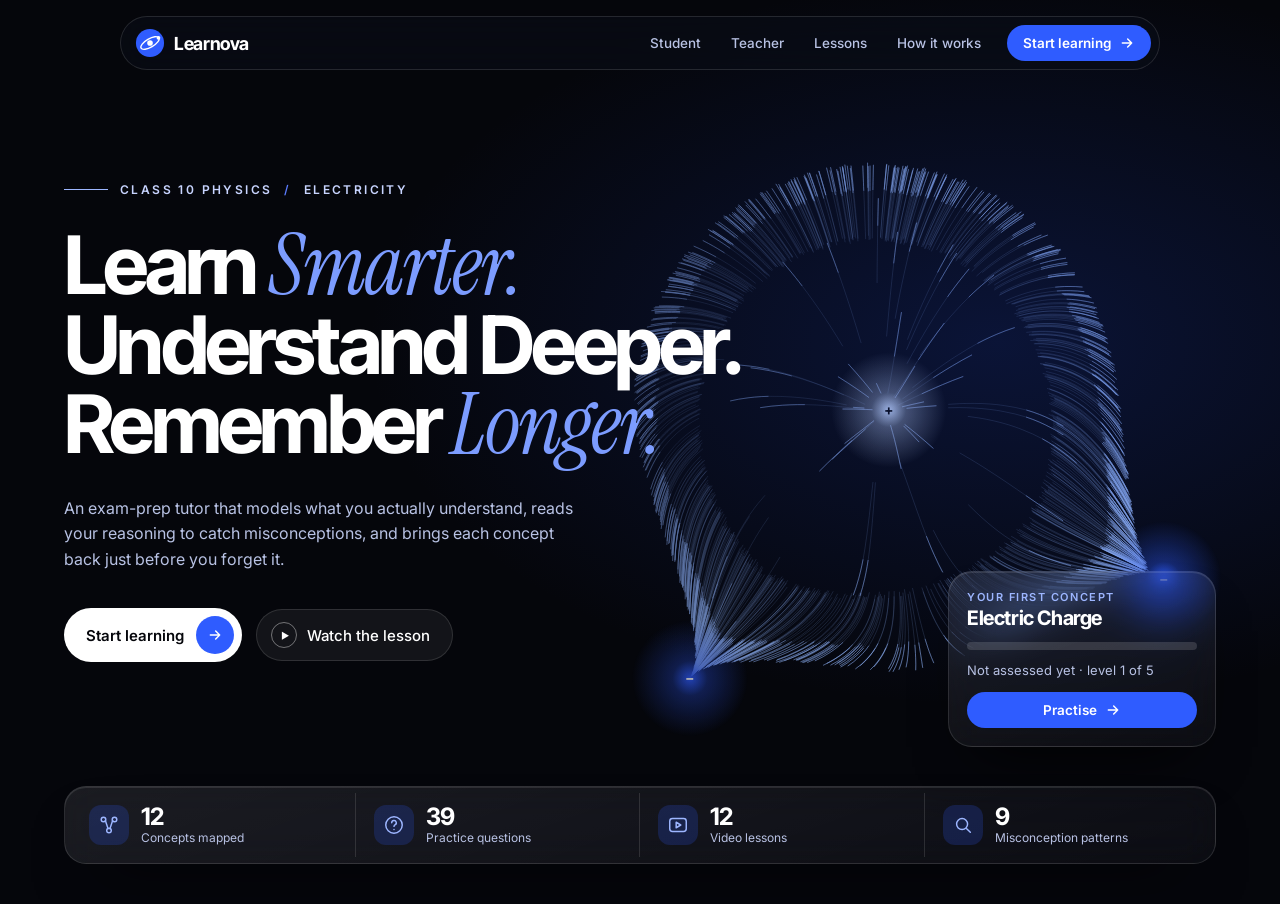
<file: index.html>
<!doctype html><html><head><meta charset=utf8><meta name=viewport content="width=device-width,initial-scale=1"><style>:root{color-scheme:light}body{margin:0;padding:0;font:14px -apple-system,BlinkMacSystemFont,sans-serif;background:#fff;color:#000}img{max-width:100%}[hidden]:not([hidden=until-found i]){display:none!important}</style></head><body>
<meta charset="utf-8">
<meta name="viewport" content="width=device-width,initial-scale=1">
<title>Learnova</title>
<meta name="claude:viewport-fit-sides" content="cover">
<link rel="stylesheet" href="https://fonts.googleapis.com/css2?family=Inter:wght@400;500;600&family=Inter+Tight:wght@500;600;700;800&family=Instrument+Serif:ital@0;1&display=swap">
<style>
/* Midnight black + electric cobalt. Responsive: mobile top bar with scrolling tabs, laptop narrow sidebar, desktop wide sidebar. Canvas lessons read these variables, keep the names. */
:root{--bg:#05060B;--card:#0D1019;--fg:#E9EDFB;--muted:#8A93B2;--line:#1A2036;--pri:#2F5CFF;--sec:#7C9CFF;--acc:#3FB4FF;--ok:#2FD08A;--warn:#F2B04A;--bad:#FF5C6C;--grey:#394261;--blue:#4C86FF;--soft:#0F1A40;--ink-on:#fff;color-scheme:dark;
--fd:'Inter Tight','Inter',system-ui,sans-serif;--fb:'Inter',system-ui,sans-serif}
*{box-sizing:border-box}
body{background:radial-gradient(800px 360px at 50% -140px,#12286b66,transparent) no-repeat,var(--bg);color:var(--fg);font:14px/1.5 var(--fb);padding-block:0 40px;padding-left:max(16px,env(safe-area-inset-left,0px));padding-right:max(16px,env(safe-area-inset-right,0px))}
body::before{content:"";position:fixed;inset:0 0 auto;height:env(safe-area-inset-top,0px);background:var(--card);z-index:10}
.wrap{max-width:1120px;margin:0 auto}
h1,h2,h3{font-family:var(--fd);margin:0;text-wrap:balance}
header{position:sticky;top:env(safe-area-inset-top,0px);z-index:9;background:var(--card);margin:0 calc(-1*max(16px,env(safe-area-inset-left,0px)));padding:10px max(16px,env(safe-area-inset-left,0px));border-bottom:1px solid var(--line)}
.bar{display:flex;gap:12px;align-items:center;flex-wrap:wrap;max-width:1120px;margin:0 auto}
.brand{font:700 18px var(--fd);color:var(--sec);margin-right:auto}
.brand small{display:block;font:400 11px var(--fb);color:var(--muted)}
.seg{display:flex;background:var(--bg);border-radius:10px;padding:3px;gap:2px;flex-wrap:wrap}
.seg button{border:0;background:none;color:var(--muted);padding:6px 12px;border-radius:8px;font:500 13px var(--fb);cursor:pointer}
.seg button.on{background:var(--card);color:var(--sec);box-shadow:0 1px 3px #0002}
button:focus-visible,input:focus-visible,textarea:focus-visible{outline:2px solid var(--pri);outline-offset:2px}
.btn{border:0;background:var(--pri);color:var(--ink-on);padding:9px 16px;border-radius:10px;font:600 13px var(--fb);cursor:pointer}
.btn.ghost{background:var(--soft);color:var(--sec)}
.btn:disabled{opacity:.5;cursor:default}
.notice{background:var(--soft);color:var(--fg);border-radius:10px;padding:8px 12px;font-size:12px;margin:12px 0}
.grid{display:grid;gap:14px}
.g4{grid-template-columns:repeat(auto-fit,minmax(150px,1fr))}
.g2{grid-template-columns:repeat(auto-fit,minmax(300px,1fr))}
.card{background:var(--card);border:1px solid var(--line);border-radius:18px;padding:18px;min-width:0;}
.stat b{display:block;font:700 26px var(--fd)}
.hero{display:flex;gap:18px;justify-content:space-between;align-items:flex-end;flex-wrap:wrap;background:linear-gradient(120deg,#1B3FCC,#13286b 70%,#0D1019);border:1px solid var(--line);color:#fff;border-radius:22px;padding:22px 24px;margin:16px 0 14px}.hero h2,.hero .muted,.hero label{color:#fff}.hero input{width:150px;background:var(--bg);border-color:#ffffff40;color:var(--fg)}
.stat span{color:var(--muted);font-size:12px}
h2{font-size:20px;margin:22px 0 10px}h3{font-size:15px;margin-bottom:8px}
.pill{display:inline-block;padding:2px 9px;border-radius:99px;font-size:11px;font-weight:600;color:#fff}
.mastered{background:var(--ok)}.developing{background:var(--warn)}.weak{background:var(--bad)}.not_assessed{background:var(--grey)}
.muted{color:var(--muted)}
.scroll{overflow-x:auto}
svg text{font-family:var(--fb)}
.node{cursor:pointer}.node rect{stroke-width:2}
table{border-collapse:collapse;width:100%;font-size:12px}
th{color:var(--muted);font-weight:600}
th,td{padding:5px 6px;text-align:center;white-space:nowrap}
th:first-child,td:first-child{text-align:left}
.cell{display:block;width:46px;height:28px;border-radius:6px;margin:auto;line-height:28px;color:#fff;font-weight:600;font-size:11px}
.opt{display:block;width:100%;text-align:left;background:var(--bg);border:2px solid var(--line);border-radius:12px;padding:10px 12px;margin:6px 0;cursor:pointer;color:var(--fg);font:14px var(--fb)}
.opt.sel{border-color:var(--sec);background:var(--soft)}
input[type=text],input[type=number],textarea,input[type=date]{width:100%;background:var(--bg);color:var(--fg);border:2px solid var(--line);border-radius:10px;padding:9px 11px;font:14px var(--fb)}
textarea{min-height:70px;resize:vertical}
label{font-size:12px;font-weight:600;color:var(--muted);display:block;margin:10px 0 4px}
.fb{border-left:4px solid var(--acc);padding:4px 0 4px 12px;margin:10px 0}
.fb.bad{border-color:var(--bad)}
.row{display:flex;gap:10px;align-items:center;flex-wrap:wrap}
.spark{display:block}
ul.plain{list-style:none;padding:0;margin:0}
ul.plain li{padding:7px 0;border-bottom:1px solid var(--line)}
ul.plain li:last-child{border:0}
.bar2{height:8px;background:var(--line);border-radius:6px;overflow:hidden}
.bar2 i{display:block;height:100%;background:var(--pri)}
@media (prefers-reduced-motion:no-preference){.bar2 i{transition:width .4s}}
.sylgrid{display:grid;grid-template-columns:minmax(0,1fr) 280px;gap:14px}
.lvgrid{grid-template-columns:minmax(0,1.7fr) minmax(220px,1fr)}
@media (max-width:820px){.sylgrid,.lvgrid{grid-template-columns:minmax(0,1fr)}}
.course{display:flex;gap:14px;align-items:center;border:1px solid var(--line);border-radius:20px;padding:16px 18px;min-width:0}
.course h3{margin-bottom:4px;font-size:16px}
.go{width:38px;height:38px;border-radius:50%;border:0;background:var(--pri);color:#fff;font-size:17px;cursor:pointer;flex:none}
.go:focus-visible{outline:2px solid var(--fg);outline-offset:2px}
.chip{border:1px solid var(--line);background:var(--card);color:var(--fg);border-radius:99px;padding:5px 13px;font:500 12px var(--fb);cursor:pointer}
.chip.on{background:var(--pri);color:#fff;border-color:var(--sec)}
.calg{display:grid;grid-template-columns:repeat(7,1fr);gap:4px;text-align:center}
.cal{padding:5px 0;border-radius:50%;font-size:12px}
.cal.today{outline:2px solid var(--pri)}
.cal.due{background:var(--pri);color:#fff}
.capbar{min-height:46px;padding:10px 4px;font-size:14px}
.scn{display:flex;justify-content:space-between;gap:8px;width:100%;text-align:left;border:0;background:none;color:var(--fg);padding:8px 10px;border-radius:10px;font:13px var(--fb);cursor:pointer}
.scn.on{background:var(--soft);color:var(--sec);font-weight:600}
.chk{display:inline-flex;align-items:center;gap:6px;margin:0;font-size:12px;color:var(--fg)}
select{background:var(--bg);color:var(--fg);border:2px solid var(--line);border-radius:8px;padding:6px;font:13px var(--fb)}

/* mobile */
@media (max-width:979px){
 .bar{gap:8px}.brand small{display:none}
 .seg#tabs{flex-wrap:nowrap;overflow-x:auto;max-width:100%;scrollbar-width:none;order:3;width:100%}
 .seg#tabs button{white-space:nowrap;flex:none}
}
@media (max-width:640px){
 body{font-size:13.5px}h2{font-size:18px}
 .g4{grid-template-columns:repeat(2,1fr)}.g2{grid-template-columns:1fr}
 .hero{padding:16px}.hero input{width:100%}.hero>div:last-child{width:100%}
 .card{padding:14px}.stat b{font-size:22px}
 .course{padding:12px}.row{gap:8px}
}
/* laptop 980-1279: compact sidebar */
@media (min-width:980px){
 body{padding-left:236px;padding-right:20px}
 body::before{display:none}
 header{position:fixed;left:0;top:0;bottom:0;width:212px;margin:0;padding:20px 12px;border-right:1px solid var(--line);border-bottom:0;overflow-y:auto}
 .bar{flex-direction:column;align-items:stretch;gap:16px;max-width:none}
 .brand{margin:0}.seg{flex-direction:column}.seg button{text-align:left;padding:8px 11px}
 .wrap{max-width:none;margin:0}
}
/* desktop 1280+: wide sidebar, roomier content */
@media (min-width:1280px){
 body{padding-left:292px;padding-right:36px}
 header{width:256px;padding:26px 16px}
 .wrap{max-width:1180px;margin:0 auto}
 .g4{grid-template-columns:repeat(4,1fr)}
}
@media (min-width:1700px){.wrap{max-width:1360px}}
/* ===== Landing + refined app surfaces. Palette stays midnight black + electric cobalt. ===== */
:root{--fd:'Inter Tight','Inter',system-ui,sans-serif;--fs:'Instrument Serif',Georgia,'Times New Roman',serif;--glass:rgba(255,255,255,.055);--glass-line:rgba(255,255,255,.12)}
em{font-family:var(--fs);font-style:italic;font-weight:400}

/* ---------- landing ---------- */
#land{position:fixed;inset:0;z-index:100;overflow-y:auto;overflow-x:hidden;background:#05060B;color:#fff;scroll-behavior:smooth;overscroll-behavior:contain}
#land *{box-sizing:border-box}
#lcv{position:absolute;left:0;top:0;width:100%;height:100svh;display:block;pointer-events:none}
.glass{background:linear-gradient(160deg,rgba(255,255,255,.09),rgba(255,255,255,.03));border:1px solid var(--glass-line);backdrop-filter:blur(18px) saturate(1.4);-webkit-backdrop-filter:blur(18px) saturate(1.4);box-shadow:0 30px 60px -30px #000,inset 0 1px 0 rgba(255,255,255,.1)}
.l-first{position:relative;min-height:100svh;padding:0 clamp(20px,5vw,72px);display:flex;flex-direction:column;background:radial-gradient(900px 520px at 78% 38%,#16308f55,transparent 70%),linear-gradient(90deg,#05060B 18%,#05060B00 70%)}
.l-nav{position:sticky;top:16px;z-index:5;margin:16px auto 0;width:min(1040px,100%);display:flex;align-items:center;gap:12px;padding:8px 8px 8px 14px;border-radius:999px;background:rgba(10,13,24,.62);border:1px solid var(--glass-line);backdrop-filter:blur(16px);-webkit-backdrop-filter:blur(16px)}
.l-logo{display:flex;align-items:center;gap:9px;background:none;border:0;color:#fff;font:700 18px var(--fd);letter-spacing:-.02em;cursor:pointer;margin-right:auto;padding:0}
.l-links{display:flex;gap:2px}
.l-links button{background:none;border:0;color:#B8C2E4;font:500 13.5px var(--fb);padding:9px 14px;border-radius:999px;cursor:pointer}
.l-links button:hover{background:rgba(255,255,255,.08);color:#fff}
.l-pill{display:inline-flex;align-items:center;gap:12px;background:#fff;color:#05060B;border:0;border-radius:999px;padding:8px 8px 8px 22px;font:600 15px var(--fb);cursor:pointer;transition:transform .2s,box-shadow .2s}
.l-pill .ar{display:grid;place-items:center;width:38px;height:38px;border-radius:50%;background:var(--pri);color:#fff}
.l-pill.sm{padding:10px 16px;font-size:13.5px;gap:8px;background:var(--pri);color:#fff}
.l-pill.full{width:100%;justify-content:center;margin-top:12px}
.l-pill:hover{transform:translateY(-1px);box-shadow:0 10px 30px -8px #2F5CFFaa}
.l-ghost{display:inline-flex;align-items:center;gap:10px;background:rgba(255,255,255,.06);color:#fff;border:1px solid var(--glass-line);border-radius:999px;padding:12px 22px 12px 14px;font:500 15px var(--fb);cursor:pointer}
.l-ghost .pl{display:grid;place-items:center;width:26px;height:26px;border-radius:50%;border:1px solid #ffffff66;font-size:9px;padding-left:2px}
.l-ghost:hover{background:rgba(255,255,255,.12)}
#land button:focus-visible{outline:2px solid #9DB6FF;outline-offset:3px}
.l-hero{position:relative;z-index:2;margin:auto 0;padding:clamp(40px,8vh,96px) 0 clamp(150px,22vh,220px);max-width:min(980px,100%)}
.l-eye{display:flex;align-items:center;gap:12px;margin:0 0 clamp(18px,3vh,30px);font:600 12px var(--fb);letter-spacing:.2em;text-transform:uppercase;color:#C8D4FF}
.l-eye i{width:44px;height:1px;background:#9DB6FF}.l-eye b{color:#5B7CFF;font-weight:600}
.l-hero h1{margin:0;font:700 clamp(40px,6.3vw,96px)/.96 var(--fd);letter-spacing:-.045em}
.l-hero h1 span{display:block;white-space:nowrap}
.l-hero h1 em,.l-how h2 em{color:#7C9CFF;font-size:1.06em;letter-spacing:-.02em;font-weight:400}
.l-sub{max-width:520px;margin:clamp(20px,3.4vh,32px) 0 0;font:400 clamp(15px,1.25vw,18px)/1.6 var(--fb);color:#B8C2E4}
.l-cta{display:flex;gap:14px;flex-wrap:wrap;align-items:center;margin-top:clamp(24px,4vh,40px)}
.l-card{position:absolute;z-index:3;right:clamp(20px,5vw,72px);bottom:clamp(120px,17vh,160px);width:268px;padding:18px;border-radius:24px}
.l-card h3{font:700 20px var(--fd);letter-spacing:-.02em;margin:2px 0 12px;color:#fff}
.l-k{margin:0;font:600 11px var(--fb);letter-spacing:.14em;text-transform:uppercase;color:#9DB6FF}
.l-m{margin:10px 0 0;font:400 13px/1.55 var(--fb);color:#B8C2E4}
.l-card .bar2{background:rgba(255,255,255,.14)}
.l-strip{position:absolute;z-index:3;left:clamp(20px,5vw,72px);right:clamp(20px,5vw,72px);bottom:clamp(20px,4vh,36px);display:grid;grid-template-columns:repeat(4,1fr);border-radius:22px;padding:6px}
.l-strip>div{display:grid;grid-template-columns:auto 1fr;grid-template-rows:auto auto;column-gap:12px;align-items:center;padding:12px 18px;border-right:1px solid var(--glass-line)}
.l-strip>div:last-child{border:0}
.l-strip .ic{grid-row:1/3;display:grid;place-items:center;width:40px;height:40px;border-radius:12px;background:rgba(47,92,255,.2);color:#9DB6FF}
.l-strip b{font:700 24px/1 var(--fd);letter-spacing:-.03em;color:#fff}
.l-strip small{font:400 12px var(--fb);color:#B8C2E4}
/* how it works */
.l-how{position:relative;padding:clamp(72px,12vh,140px) clamp(20px,5vw,72px) 56px;max-width:1240px;margin:0 auto}
.l-how h2{font:700 clamp(34px,5.6vw,76px)/1 var(--fd);letter-spacing:-.04em;margin:0;max-width:900px;text-wrap:balance}
.l-sub2{max-width:560px;margin:20px 0 0;font:400 16px/1.6 var(--fb);color:#B8C2E4}
.l-cards{display:grid;grid-template-columns:repeat(auto-fit,minmax(270px,1fr));gap:16px;margin-top:clamp(32px,5vh,56px)}
.l-cards article{padding:22px;border-radius:26px;display:flex;flex-direction:column;gap:10px;min-width:0}
.big{font:700 clamp(54px,6vw,84px)/1 var(--fd);letter-spacing:-.05em;color:#fff}.big small{font-size:.38em;letter-spacing:-.02em;color:#9DB6FF;font-weight:600}
.l-cards blockquote{margin:6px 0 0;font:400 22px/1.3 var(--fs);font-style:italic;color:#fff}
.chipl{display:flex;flex-direction:column;gap:4px;padding:12px 14px;border-radius:16px;background:rgba(255,92,108,.12);border:1px solid rgba(255,92,108,.35)}
.chipl b{font:600 14px var(--fb);color:#FFB3BB}.chipl span{font:400 12px var(--fb);color:#B8C2E4}
.ladder{display:flex;align-items:flex-end;gap:10px;list-style:none;margin:0;padding:0;height:122px}
.ladder li{flex:1;display:flex;flex-direction:column;align-items:center;justify-content:flex-end;gap:3px}
.ladder i{display:block;width:100%;border-radius:8px 8px 4px 4px;background:linear-gradient(180deg,#5B7CFF,#2F5CFF)}
.ladder b{font:600 13px var(--fb);color:#fff}.ladder small{font:400 10.5px var(--fb);color:#9DB6FF}
.l-end{display:flex;gap:14px;flex-wrap:wrap;margin-top:clamp(40px,7vh,72px)}
.l-foot{margin:28px 0 0;font:400 12.5px var(--fb);color:#8A93B2}
@media (prefers-reduced-motion:no-preference){.rv{opacity:0;transform:translateY(22px);animation:rv .9s cubic-bezier(.2,.7,.2,1) forwards;animation-delay:var(--d,0s)}@keyframes rv{to{opacity:1;transform:none}}}
@media (max-width:1100px){.l-card{display:none}}
@media (max-width:760px){
 .l-hero h1{font-size:clamp(28px,9.2vw,60px)}
 .l-links{display:none}.l-nav{padding:7px 8px 7px 12px}
 .l-hero{padding-bottom:230px;margin:0}
 .l-strip{grid-template-columns:1fr 1fr}.l-strip>div{padding:10px 12px;border-right:0;border-bottom:1px solid var(--glass-line)}
 .l-strip>div:nth-child(3),.l-strip>div:nth-child(4){border-bottom:0}.l-strip .ic{width:34px;height:34px}.l-strip b{font-size:20px}
 .l-pill{font-size:14px}.l-ghost{font-size:14px}
}

/* ---------- app surfaces ---------- */
body{background:radial-gradient(900px 420px at 70% -120px,#1a35a255,transparent),radial-gradient(600px 300px at 0% 100%,#10206655,transparent),var(--bg);background-attachment:fixed}
.card{background:linear-gradient(160deg,rgba(255,255,255,.05),rgba(255,255,255,.015)),var(--card);border:1px solid rgba(255,255,255,.08);border-radius:24px;box-shadow:0 24px 50px -32px #000,inset 0 1px 0 rgba(255,255,255,.05)}
.stat b{font:700 clamp(30px,2.6vw,42px)/1 var(--fd);letter-spacing:-.045em;margin-bottom:6px}
h2{font:700 clamp(22px,2.2vw,30px)/1.1 var(--fd);letter-spacing:-.035em}
h2 em,.hero h2 em{color:#8FAAFF}
.btn{border-radius:999px;padding:10px 20px;transition:transform .15s,box-shadow .15s}
.btn:hover:not(:disabled){transform:translateY(-1px);box-shadow:0 8px 24px -10px #2F5CFFcc}
.btn.ghost{background:rgba(255,255,255,.07);color:#DCE5FF;border:1px solid rgba(255,255,255,.1)}
.hero{position:relative;overflow:hidden;border-radius:28px;border:1px solid rgba(255,255,255,.12);background:radial-gradient(420px 220px at 85% 10%,#3E6BFF88,transparent 70%),linear-gradient(120deg,#1B3FCC,#10226a 65%,#0A0F22)}
.hero h2{font:italic 400 clamp(32px,3.6vw,52px)/1 var(--fs);letter-spacing:-.01em;color:#fff}
.seg{border-radius:16px;background:rgba(255,255,255,.04);border:1px solid rgba(255,255,255,.07)}
.seg button{border-radius:12px;transition:background .15s,color .15s}
.seg button:hover{color:#fff}
.seg button.on{background:var(--pri);color:#fff;box-shadow:0 6px 18px -8px #2F5CFFcc}
header .brand{display:flex;align-items:center;gap:10px;background:none;border:0;padding:0;text-align:left;cursor:pointer;color:#fff;font:700 20px var(--fd);letter-spacing:-.03em}
header .brand small{display:block;font:400 11px/1.3 var(--fb);color:var(--muted);letter-spacing:0}
header .brand span.t{display:block}
.course{border-radius:24px}
.opt{border-radius:16px}
@media (min-width:980px){header{background:rgba(8,10,18,.82);backdrop-filter:blur(14px)}}
@media (max-width:979px){header .brand small{display:none}}

</style>
<header><div class="bar">
 <button class="brand" data-home aria-label="Learnova home"><svg viewBox="0 0 32 32" width="30" height="30" aria-hidden="true"><circle cx="16" cy="16" r="15" fill="#2F5CFF"/><ellipse cx="16" cy="16" rx="11" ry="4.5" fill="none" stroke="#fff" stroke-width="1.4" transform="rotate(-30 16 16)"/><circle cx="16" cy="16" r="3" fill="#fff"/><circle cx="25" cy="10.5" r="2" fill="#fff"/></svg><span class="t">Learnova<small>Learn Smarter. Understand Deeper. Remember Longer.</small></span></button>
 <div class="seg" id="role"><button data-role="student" class="on">Student</button><button data-role="teacher">Teacher</button></div>
 <div class="seg" id="tabs"></div>
</div></header>
<div class="wrap" id="app"></div>

<script>
"use strict";
/* ============ Engine (port of backend/app/core/*.py) ============ */
const P_INIT=.30,P_LEARN=.15,P_GUESS=.20,P_SLIP=.10;
const bandOf=(p,att)=>!att?'not_assessed':p>=.8?'mastered':p>=.5?'developing':'weak';
function bktUpdate(st,ok,d,rq,nov=1){
  const g=P_GUESS*(1.25-.125*(d-1)),s=P_SLIP*(1.4-.2*(d-1));
  const p=Math.min(Math.max(st.p,.001),.999);
  const num=ok?p*(1-s):p*s, den=ok?num+(1-p)*g:num+(1-p)*(1-g);
  let w=Math.max(0,Math.min(1,rq))*Math.max(0,Math.min(1,nov)); if(!ok) w=Math.max(w,.35);
  const wt=p+w*(num/den-p), np=wt+(1-wt)*(ok?P_LEARN*nov:0), att=st.att+1;
  return {p:Math.min(.98,Math.max(0,np)),att,cor:st.cor+(ok?1:0),conf:1-Math.exp(-att/3)};
}
const decayed=(p,last,now,hl=30)=>last?P_INIT+(p-P_INIT)*Math.pow(.5,Math.max(0,(now-last)/864e5)/hl):p;
const BASE=[1,3,7,14,30];
function srsSchedule(r,q,now,diff,misOpen){
  q=Math.max(0,Math.min(1,q));
  const ease=Math.max(1.3,r.ease+(.1-(1-q)*(.8+(1-q)*.4)));
  if(q<.6) return {rev:{reps:0,ease,interval:1},due:now+864e5};
  const reps=r.reps+1; let iv=BASE[Math.min(reps-1,4)]*(ease/2.3);
  if(reps>5) iv=r.interval*ease;
  iv*=1-.05*(diff-3); if(misOpen) iv=Math.min(iv,3);
  iv=Math.max(1,Math.round(iv*10)/10);
  return {rev:{reps,ease,interval:iv},due:now+iv*864e5};
}
function targetDifficulty(p,recent){
  let b=1+Math.floor(p*4.999); const l=recent.slice(-3);
  if(l.length>=2&&!l.slice(-2).some(Boolean)) b--;
  if(l.length===3&&l.every(Boolean)) b++;
  return Math.max(1,Math.min(5,b));
}
/* MIS and RULES are generated from backend/app/core/rules_data.py by demo/build.py (single source of truth). */
const MIS={"R_UP_I_UP": {"c": "ohms_law", "label": "Believes current rises when resistance rises", "fix": "Use I = V/R with V = 10 V: R = 2 Ω gives 5 A, R = 5 Ω gives 2 A."}, "CURRENT_USED_UP": {"c": "electric_current", "label": "Thinks current is used up as it passes through a component", "fix": "Show ammeters before and after a bulb reading equal; energy, not charge, is transferred."}, "PARALLEL_ADDS": {"c": "parallel_combination", "label": "Adds resistances directly in a parallel combination", "fix": "Derive 1/Rp = 1/R1 + 1/R2; Rp is smaller than the smallest branch."}, "SERIES_SPLITS_I": {"c": "series_combination", "label": "Thinks current divides between resistors in series", "fix": "Current is identical in a series loop; the voltage divides."}, "POWER_I_ONLY": {"c": "electric_power", "label": "Uses an incorrect relation for electric power", "fix": "Start from P = VI, then combine with Ohm’s law to get I²R and V²/R."}, "RESIST_LENGTH_INV": {"c": "resistance_factors", "label": "Believes longer wires have lower resistance", "fix": "R = ρL/A: doubling the length doubles R. Use a long narrow pipe as an analogy."}, "PD_IS_CURRENT": {"c": "electric_current", "label": "Confuses potential difference with current", "fix": "Current is charge per second; potential difference is energy per coulomb."}, "CONV_CURRENT_DIR": {"c": "electric_circuit", "label": "Reverses the direction of conventional current", "fix": "Conventional current runs from the positive terminal round to the negative; electrons drift the other way."}, "HEAT_I_LINEAR": {"c": "heating_effect", "label": "Thinks heat is proportional to current instead of current squared", "fix": "H = I²Rt: doubling I gives four times the heat. Try I = 1 A and 2 A."}};
const RULES_DATA=[{"tag": "R_UP_I_UP", "concept": "ohms_law", "label": "Believes current rises when resistance rises", "fix": "Use I = V/R with V = 10 V: R = 2 Ω gives 5 A, R = 5 Ω gives 2 A.", "patterns": ["\\b(resistance|r)\\b.{0,40}\\b(increas\\w*|higher|more|bigger|greater|larger|goes up|rises?)\\b.{0,60}\\bcurrent\\b.{0,30}\\b(increas\\w*|higher|more|bigger|greater|larger|rises?|goes up)\\b", "\\bcurrent\\b.{0,30}\\b(increas\\w*|rises?|goes up|higher|bigger|more)\\b.{0,40}\\b(resistance|r)\\b.{0,30}\\b(increas\\w*|higher|more|bigger|greater|goes up)", "\\b(more|higher|greater|bigger|increased?)\\s+(resistance|r)\\b.{0,30}\\b(more|higher|greater|bigger)\\s+current\\b", "\\bcurrent\\b.{0,20}\\b(increas\\w*|rises?|goes up|is higher)\\b.{0,12}\\b(because|as|since|when)\\b.{0,40}\\b(resistance|r)\\b"], "unless": ["resistance\\b.{0,25}\\b(decreas\\w*|lower\\w*|less|reduc\\w*|drops?|falls?|smaller)"]}, {"tag": "CURRENT_USED_UP", "concept": "electric_current", "label": "Thinks current is used up as it passes through a component", "fix": "Show ammeters before and after a bulb reading equal; energy, not charge, is transferred.", "patterns": ["\\b(current|charge)\\b.{0,40}\\b(used up|use up|uses up|consumed|consumes|gets less|lost|disappear\\w*|eaten|eats)\\b", "\\b(uses?|used|eats?|consumes?|absorbs?)\\b( up)?( some of| most of| all of)?( the| some)? current", "used up by the (bulb|resistor)"]}, {"tag": "PARALLEL_ADDS", "concept": "parallel_combination", "label": "Adds resistances directly in a parallel combination", "fix": "Derive 1/Rp = 1/R1 + 1/R2; Rp is smaller than the smallest branch.", "patterns": ["parallel\\b.{0,60}\\b(add|sum|total of)\\b", "\\badd(ed|ing)?\\b.{0,60}parallel"], "unless": ["reciprocal", "1\\s*/\\s*r"]}, {"tag": "SERIES_SPLITS_I", "concept": "series_combination", "label": "Thinks current divides between resistors in series", "fix": "Current is identical in a series loop; the voltage divides.", "patterns": ["series\\b.{0,60}\\bcurrent\\b.{0,40}\\b(divid\\w*|split\\w*|shar\\w*)", "\\bcurrent\\b.{0,50}\\b(divid\\w*|split\\w*|shar\\w*)\\b.{0,50}\\bseries"], "unless": ["\\b(same|equal|constant)\\b.{0,30}current", "current.{0,30}\\b(same|equal|constant)\\b"]}, {"tag": "POWER_I_ONLY", "concept": "electric_power", "label": "Uses an incorrect relation for electric power", "fix": "Start from P = VI, then combine with Ohm’s law to get I²R and V²/R.", "patterns": ["\\bpower\\b.{0,15}(=|is|equals)\\s*(the )?(v\\s*/\\s*i|i\\s*/\\s*v|current (divided by|over) voltage|voltage (divided by|over) current)", "\\bp\\s*=\\s*(v\\s*/\\s*i|i\\s*/\\s*v)", "power depends only on"]}, {"tag": "RESIST_LENGTH_INV", "concept": "resistance_factors", "label": "Believes longer wires have lower resistance", "fix": "R = ρL/A: doubling the length doubles R. Use a long narrow pipe as an analogy.", "patterns": ["(longer|length)\\b.{0,50}\\b(less|lower|decreas\\w*|smaller|reduc\\w*)\\b.{0,30}resist", "(longer|length)\\b.{0,30}resist\\w*.{0,20}\\b(decreas\\w*|less|lower|smaller)", "\\bshort(er)?\\b.{0,40}\\b(more|higher|greater|larger|bigger)\\b.{0,20}resist"]}, {"tag": "PD_IS_CURRENT", "concept": "electric_current", "label": "Confuses potential difference with current", "fix": "Current is charge per second; potential difference is energy per coulomb.", "patterns": ["\\b(voltage|potential difference|pd)\\b.{0,20}\\b(is|means|equals|=)\\b.{0,30}\\b(current|flow of charge|rate of flow)"]}, {"tag": "CONV_CURRENT_DIR", "concept": "electric_circuit", "label": "Reverses the direction of conventional current", "fix": "Conventional current runs from the positive terminal round to the negative; electrons drift the other way.", "patterns": ["\\bcurrent\\b.{0,50}\\b(from|flows? from|goes from|runs)\\b.{0,15}\\bnegative\\b.{0,25}\\bto\\b.{0,15}\\bpositive", "\\bcurrent\\b.{0,30}\\bnegative\\b.{0,25}\\bto\\b.{0,15}\\bpositive"], "unless": ["\\belectron\\w* (flow|move|drift|travel|go|current)\\b"]}, {"tag": "HEAT_I_LINEAR", "concept": "heating_effect", "label": "Thinks heat is proportional to current instead of current squared", "fix": "H = I²Rt: doubling I gives four times the heat. Try I = 1 A and 2 A.", "patterns": ["heat\\b.{0,40}proportional to (the )?(current|i)\\b(?!\\s*(squared|\\^2|²))", "\\bcurrent\\b.{0,30}\\b(doubled?|doubles|twice|tripled)\\b.{0,40}\\bheat\\b.{0,25}\\b(doubled?|doubles|twice|tripled)\\b", "\\bheat\\b.{0,30}\\b(doubled?|doubles|twice)\\b.{0,40}\\bcurrent\\b"], "unless": ["squared|\\^2|²|four times|4 times"]}];
const NEG=/\b(not|never|no|isn't|doesn't|don't|wasn't)\b|n't/;
function matchRule(r,t){
  if((r.unless||[]).some(u=>new RegExp(u).test(t))) return false;
  return r.patterns.some(p=>{const m=new RegExp(p).exec(t);return m&&!NEG.test(t.slice(Math.max(0,m.index-20),m.index+m[0].length));});
}
function analyse(cid,ok,reasoning){
  const t=(reasoning||'').trim().toLowerCase(), words=(t.match(/\w+/g)||[]).length;
  for(const r of RULES_DATA) if(r.concept===cid&&matchRule(r,t)) return {cat:'conceptual_misunderstanding',tag:r.tag,conf:ok?.7:.85,rq:.2};
  if(words<4) return {cat:'insufficient_evidence',tag:null,conf:.3,rq:ok?.6:.3};
  const f=/[ivrpqwt]\s*=|v\s*\/\s*r|i²|\bohm/.test(t);
  if(ok) return {cat:f?'sound_reasoning':'correct_light_reasoning',tag:null,conf:.6,rq:f?.9:.7};
  return f?{cat:'calculation_error',tag:null,conf:.45,rq:.6}:{cat:'incomplete_reasoning',tag:null,conf:.4,rq:.4};
}
const CAT_TEXT={conceptual_misunderstanding:'Your reasoning suggests a concept mix-up (a prediction, not a certainty).',
 insufficient_evidence:'Not enough written reasoning to judge how you got there. Add your steps next time.',
 sound_reasoning:'Your reasoning names the relationship and follows it correctly.',
 correct_light_reasoning:'Correct, but the reasoning is thin. Name the law or formula you used.',
 calculation_error:'The method looks reasonable, so check the arithmetic and units.',
 incomplete_reasoning:'The reasoning does not state the law or formula. Name it before calculating.'};

/* ============ Syllabus: Class 10 Physics, Electricity ============ */
const CONCEPTS=[
 {id:'electric_charge',n:'Electric Charge',d:1,x:20,y:170,pre:[],desc:'Charge is a property of matter. Like charges repel and unlike charges attract. It is measured in coulombs (C); the electron carries 1.6×10⁻¹⁹ C.',obj:['State the SI unit of charge','Relate charge to number of electrons']},
 {id:'electric_current',n:'Electric Current',d:2,x:200,y:170,pre:['electric_charge'],desc:'Current is the rate of flow of charge, I = Q/t, measured in amperes. Conventional current is taken from the positive to the negative terminal.',obj:['Define current and use I = Q/t','Explain how an ammeter is connected']},
 {id:'electric_circuit',n:'Electric Circuit',d:2,x:380,y:40,pre:['electric_current'],desc:'A circuit is a closed conducting path with a source. Current flows only when the path is complete.',obj:['Identify circuit components','Give the direction of conventional current']},
 {id:'potential_difference',n:'Potential Difference',d:2,x:380,y:170,pre:['electric_current'],desc:'Potential difference is the work done per unit charge, V = W/Q, measured in volts. A voltmeter is connected in parallel.',obj:['Use V = W/Q','Explain how a voltmeter is connected']},
 {id:'ohms_law',n:'Ohm’s Law',d:3,x:560,y:170,pre:['potential_difference'],desc:'At constant temperature the current through a conductor is proportional to the potential difference across it: V = IR.',obj:['Use V = IR','Predict how current changes with V or R']},
 {id:'resistance',n:'Resistance',d:3,x:740,y:170,pre:['ohms_law'],desc:'Resistance is the opposition a conductor offers to current, R = V/I, measured in ohms.',obj:['Calculate R from V and I','State the unit of resistance']},
 {id:'resistance_factors',n:'Factors Affecting Resistance',d:3,x:920,y:60,pre:['resistance'],desc:'R = ρL/A. Resistance grows with length and falls with cross-sectional area; it also depends on material and temperature.',obj:['Apply R = ρL/A','Compare wires of different dimensions']},
 {id:'series_combination',n:'Series Combination',d:3,x:920,y:170,pre:['resistance'],desc:'In series the same current flows through every resistor, the voltages add, and Rs = R1 + R2 + R3.',obj:['Find equivalent resistance in series','State current and voltage rules']},
 {id:'parallel_combination',n:'Parallel Combination',d:4,x:920,y:280,pre:['resistance'],desc:'In parallel each branch has the same voltage, currents add, and 1/Rp = 1/R1 + 1/R2 + … so Rp is smaller than any branch.',obj:['Find equivalent resistance in parallel','State current and voltage rules']},
 {id:'heating_effect',n:'Heating Effect of Current',d:3,x:380,y:300,pre:['electric_current'],desc:'A current in a resistor produces heat, H = I²Rt (Joule’s law).',obj:['Apply H = I²Rt','Predict how heat scales with I']},
 {id:'electric_power',n:'Electric Power',d:3,x:560,y:300,pre:['heating_effect'],desc:'Power is the rate of energy transfer, P = VI = I²R = V²/R, measured in watts.',obj:['Use P = VI','Choose between P = I²R and V²/R']},
 {id:'electrical_energy',n:'Electrical Energy',d:3,x:740,y:300,pre:['electric_power'],desc:'Energy used is E = P×t. The commercial unit is the kilowatt-hour: 1 kWh = 3.6×10⁶ J.',obj:['Compute energy in kWh','Convert kWh to joules']},
];
const CBY=Object.fromEntries(CONCEPTS.map(c=>[c.id,c]));
/* t: mcq (a = index, m = wrong index -> misconception tag), num (a, tol, mw = wrong value -> tag), short (a = keyword list) */
const QS=[
 {id:38,c:'electric_charge',d:1,t:'mcq',q:'Two small balls both carry negative charge and are brought close together. They…',o:['Repel each other','Attract each other','Do not interact','Become neutral'],a:0,ex:'Like charges repel. Only unlike charges attract.'},
 {id:39,c:'electric_charge',d:2,t:'mcq',q:'A glass rod rubbed with silk becomes positively charged. This is because the glass rod…',o:['Loses electrons','Gains protons','Gains electrons','Loses protons'],a:0,ex:'Only electrons move between the solids. Losing electrons leaves more protons than electrons, so the rod is positive.'},
 {id:1,c:'electric_charge',d:1,t:'mcq',q:'What is the SI unit of electric charge?',o:['Ampere','Coulomb','Volt','Ohm'],a:1,ex:'Charge is measured in coulombs. The ampere is a coulomb per second.'},
 {id:2,c:'electric_charge',d:2,t:'num',q:'What is the charge, in coulombs, on 1000 electrons? (e = 1.6×10⁻¹⁹ C; enter like 1.6e-16)',a:1.6e-16,tol:.02,ex:'Q = ne = 1000 × 1.6×10⁻¹⁹ = 1.6×10⁻¹⁶ C.'},
 {id:3,c:'electric_current',d:1,t:'mcq',q:'Electric current is best defined as…',o:['Rate of flow of electric charge','Energy per unit charge','Opposition to the flow of charge','Work done per second'],a:0,m:{1:'PD_IS_CURRENT'},ex:'I = Q/t: charge per second. Energy per unit charge is potential difference.'},
 {id:4,c:'electric_current',d:2,t:'num',q:'12 C of charge passes a point in 4 s. What is the current in amperes?',a:3,tol:.01,ex:'I = Q/t = 12/4 = 3 A.'},
 {id:5,c:'electric_current',d:3,t:'mcq',q:'An ammeter before a bulb reads 0.5 A. What does an identical ammeter placed after the bulb read?',o:['0.5 A','Less than 0.5 A','Zero','More than 0.5 A'],a:0,m:{1:'CURRENT_USED_UP'},ex:'Charge is not used up. The same current leaves the bulb; the electrical energy is what is transferred.'},
 {id:6,c:'electric_current',d:3,t:'short',q:'Why must an ammeter be connected in series with the component being measured?',a:['same current','all the current','flow through','in the path','series'],ex:'It has to carry the whole current of that branch, so it sits in the path of the current.'},
 {id:7,c:'potential_difference',d:1,t:'mcq',q:'Potential difference between two points is…',o:['Work done per unit charge','Charge per unit time','Resistance per unit length','Power per ampere'],a:0,ex:'V = W/Q, in joules per coulomb (volts).'},
 {id:8,c:'potential_difference',d:2,t:'num',q:'36 J of work is done moving 6 C between two points. What is the potential difference in volts?',a:6,tol:.01,ex:'V = W/Q = 36/6 = 6 V.'},
 {id:9,c:'potential_difference',d:3,t:'mcq',q:'How is a voltmeter connected to measure the potential difference across a bulb?',o:['In parallel with the bulb','In series with the bulb','In parallel with the battery only','It does not matter'],a:0,ex:'A voltmeter has very high resistance and sits across the component.'},
 {id:10,c:'electric_circuit',d:1,t:'mcq',q:'What must be true for a current to flow in a circuit?',o:['A complete closed conducting path','An open switch','Only a bulb','Two batteries'],a:0,ex:'Charge needs a closed loop with a source.'},
 {id:11,c:'electric_circuit',d:2,t:'mcq',q:'Outside the cell, conventional current flows…',o:['From the positive terminal to the negative terminal','From the negative terminal to the positive terminal','Both ways at once','Only inside the wires’ insulation'],a:0,m:{1:'CONV_CURRENT_DIR'},ex:'By convention current runs positive to negative externally; electrons drift the opposite way.'},
 {id:12,c:'electric_circuit',d:3,t:'short',q:'What happens to the current in a series circuit when the switch is opened? Say why.',a:['no current','zero','stops','breaks','incomplete','open circuit'],ex:'Opening the switch breaks the closed path, so the current falls to zero everywhere in the series loop.'},
 {id:13,c:'ohms_law',d:1,t:'mcq',q:'Which expression is Ohm’s law?',o:['V = IR','V = I/R','I = VR','R = VI'],a:0,ex:'V = IR, or I = V/R.'},
 {id:14,c:'ohms_law',d:2,t:'num',q:'A 12 V supply is across a 4 Ω resistor. What current flows, in amperes?',a:3,tol:.01,ex:'I = V/R = 12/4 = 3 A.'},
 {id:15,c:'ohms_law',d:3,t:'mcq',q:'The voltage across a resistor stays constant while its resistance increases. The current…',o:['Increases','Decreases','Stays the same','Becomes zero'],a:1,m:{0:'R_UP_I_UP'},ex:'I = V/R. With V fixed, a larger R gives a smaller I.'},
 {id:37,c:'ohms_law',d:2,t:'mcq',q:'A 10 V supply is connected across a resistor. The resistor is changed from 2 Ω to 5 Ω. What happens to the current?',o:['It decreases from 5 A to 2 A','It increases from 2 A to 5 A','It stays at 5 A','It increases to 10 A'],a:0,m:{1:'R_UP_I_UP'},ex:'I = V/R. At 2 Ω the current is 5 A; at 5 Ω it is 2 A, so more resistance means less current.'},
 {id:16,c:'ohms_law',d:4,t:'num',q:'A conductor carries 0.5 A at 2 V. At the same temperature, what current flows at 6 V (in amperes)?',a:1.5,tol:.01,ex:'R = 2/0.5 = 4 Ω. I = 6/4 = 1.5 A. Current is proportional to V.'},
 {id:17,c:'resistance',d:1,t:'mcq',q:'What is the SI unit of resistance?',o:['Ohm','Watt','Coulomb','Joule'],a:0,ex:'One ohm is one volt per ampere.'},
 {id:18,c:'resistance',d:2,t:'num',q:'A component has 9 V across it and carries 0.3 A. What is its resistance in ohms?',a:30,tol:.01,ex:'R = V/I = 9/0.3 = 30 Ω.'},
 {id:19,c:'resistance_factors',d:2,t:'mcq',q:'The length of a uniform wire is doubled. Its resistance…',o:['Halves','Doubles','Is unchanged','Quadruples'],a:1,m:{0:'RESIST_LENGTH_INV'},ex:'R = ρL/A is proportional to L.'},
 {id:20,c:'resistance_factors',d:3,t:'mcq',q:'The cross-sectional area of a wire is doubled, length unchanged. Its resistance…',o:['Doubles','Halves','Is unchanged','Quadruples'],a:1,ex:'R is inversely proportional to A.'},
 {id:21,c:'resistance_factors',d:4,t:'num',q:'A wire has resistance 8 Ω. It is replaced by one of the same material with twice the length and twice the cross-sectional area. What is the new resistance in ohms?',a:8,tol:.01,ex:'Doubling L doubles R and doubling A halves it, so R stays 8 Ω.'},
 {id:22,c:'series_combination',d:1,t:'num',q:'Resistors of 2 Ω, 3 Ω and 5 Ω are in series. What is the equivalent resistance in ohms?',a:10,tol:.01,ex:'Rs = 2 + 3 + 5 = 10 Ω.'},
 {id:23,c:'series_combination',d:2,t:'mcq',q:'Three bulbs are connected in series. The current through each bulb is…',o:['The same','Divided equally','Largest in the first bulb','Zero in the middle one'],a:0,m:{1:'SERIES_SPLITS_I'},ex:'There is only one path, so the current is the same everywhere in a series loop.'},
 {id:24,c:'series_combination',d:3,t:'num',q:'A 6 V battery is connected across 2 Ω and 4 Ω resistors in series. What is the current in amperes?',a:1,tol:.01,ex:'Rs = 6 Ω, so I = 6/6 = 1 A.'},
 {id:25,c:'parallel_combination',d:1,t:'mcq',q:'Resistors connected in parallel across a battery all have…',o:['The same potential difference','The same current','Zero resistance','Different voltages'],a:0,ex:'Each branch is connected directly across the same two points.'},
 {id:26,c:'parallel_combination',d:2,t:'num',q:'6 Ω and 3 Ω resistors are in parallel. What is the equivalent resistance in ohms?',a:2,tol:.01,mw:{9:'PARALLEL_ADDS'},ex:'1/Rp = 1/6 + 1/3 = 1/2, so Rp = 2 Ω.'},
 {id:27,c:'parallel_combination',d:3,t:'mcq',q:'Compared with the smallest resistor in a parallel group, the equivalent resistance is…',o:['Greater than it','Equal to it','Smaller than it','Impossible to say'],a:2,m:{0:'PARALLEL_ADDS'},ex:'Every extra branch gives the current another path, so the total resistance drops below the smallest branch.'},
 {id:28,c:'heating_effect',d:2,t:'mcq',q:'Which device mainly uses the heating effect of current?',o:['Electric heater','Voltmeter','Compass','Capacitor'],a:0,ex:'A heater’s element converts electrical energy to heat as current passes through its resistance.'},
 {id:29,c:'heating_effect',d:3,t:'num',q:'A 5 Ω resistor carries 2 A for 10 s. How much heat is produced in joules?',a:200,tol:.01,ex:'H = I²Rt = 4 × 5 × 10 = 200 J.'},
 {id:30,c:'heating_effect',d:4,t:'mcq',q:'The current in a resistor is doubled for the same time. The heat produced…',o:['Doubles','Halves','Becomes four times','Is unchanged'],a:2,m:{0:'HEAT_I_LINEAR'},ex:'H = I²Rt, so doubling I multiplies the heat by 4.'},
 {id:31,c:'electric_power',d:1,t:'mcq',q:'Which expression gives electric power?',o:['P = VI','P = V/I','P = I/V','P = R/V'],a:0,m:{1:'POWER_I_ONLY',2:'POWER_I_ONLY'},ex:'P = VI. Combined with V = IR it gives I²R and V²/R.'},
 {id:32,c:'electric_power',d:2,t:'num',q:'An appliance runs on 220 V and draws 5 A. What is its power in watts?',a:1100,tol:.01,ex:'P = VI = 220 × 5 = 1100 W.'},
 {id:33,c:'electric_power',d:3,t:'num',q:'A 60 W lamp runs on 120 V. What current does it draw, in amperes?',a:.5,tol:.02,ex:'I = P/V = 60/120 = 0.5 A.'},
 {id:34,c:'electrical_energy',d:2,t:'num',q:'A 2 kW heater runs for 3 hours. How much energy is used, in kWh?',a:6,tol:.01,ex:'E = P × t = 2 × 3 = 6 kWh.'},
 {id:35,c:'electrical_energy',d:3,t:'mcq',q:'1 kilowatt-hour equals…',o:['3.6×10³ J','3.6×10⁶ J','1000 J','60 J'],a:1,ex:'1 kWh = 1000 W × 3600 s = 3.6×10⁶ J.'},
 {id:36,c:'electrical_energy',d:4,t:'mcq',q:'A 40 W and a 100 W bulb are rated for the same voltage. Which has the greater resistance?',o:['The 40 W bulb','The 100 W bulb','Both are equal','Cannot be told'],a:0,ex:'R = V²/P. For the same V, a smaller P means a larger R.'},
];

/* ============ State ============ */
const KEY='adaptivelearn-demo-v1';
const fresh=()=>({roll:'',concepts:{},mis:[],log:[],secs:0,skew:0,diagDone:false,assign:[],ask:[],lessons:{},rv:{}});
let S=fresh();
try{const r=localStorage.getItem(KEY); if(r) S=Object.assign(fresh(),JSON.parse(r));}catch(e){}
const save=()=>{try{localStorage.setItem(KEY,JSON.stringify(S));}catch(e){}};
const now=()=>Date.now()+S.skew*864e5;
const cs=id=>S.concepts[id]||(S.concepts[id]={p:P_INIT,att:0,cor:0,conf:0,last:null,hist:[],rev:{reps:0,ease:2.3,interval:0},due:null,recent:[]});
const curP=id=>{const c=cs(id);return c.att?decayed(c.p,c.last,now()):c.p;};
const openMis=id=>S.mis.filter(m=>!m.resolved&&(!id||m.c===id));
const fmtDay=t=>new Date(t).toLocaleDateString(undefined,{day:'numeric',month:'short'});
const esc=s=>String(s).replace(/[&<>"]/g,c=>({'&':'&amp;','<':'&lt;','>':'&gt;','"':'&quot;'}[c]));

/* ============ Sample class (clearly labelled, not real students) ============ */
const SAMPLE=[
 ['Roll 101',[.9,.85,.8,.85,.75,.7,.6,.55,.5,.45,.4,.3],['HEAT_I_LINEAR']],
 ['Roll 102',[.7,.6,.5,.65,.35,.3,.25,.3,.2,.2,null,null],['R_UP_I_UP','CURRENT_USED_UP']],
 ['Roll 103',[.85,.8,.7,.75,.6,.55,.5,.25,.2,.55,.5,.45],['PARALLEL_ADDS']],
 ['Roll 104',[.5,.4,.45,.5,.2,.25,.3,null,null,null,null,null],['R_UP_I_UP','CURRENT_USED_UP','PD_IS_CURRENT']],
 ['Roll 105',[.95,.9,.9,.9,.85,.8,.75,.7,.65,.7,.6,.55],[]],
 ['Roll 106',[.6,.55,.4,.5,.3,.35,.4,.3,.25,.25,.2,.15],['PARALLEL_ADDS','R_UP_I_UP','HEAT_I_LINEAR']],
];
const EXAMPLE_REASON={R_UP_I_UP:'“Resistance blocks the voltage so more resistance means more current.”',CURRENT_USED_UP:'“The bulb uses up some current, so less comes out the other side.”',PARALLEL_ADDS:'“Just add the resistors, like in series.”',PD_IS_CURRENT:'“Voltage is how much current there is.”',HEAT_I_LINEAR:'“Double the current, double the heat.”'};
/* concept order in SAMPLE arrays follows CONCEPTS order */

/* ============ Question selection and evaluation ============ */
let ses=null; // {mode, q, cid, queue, t0, chosen, fb}
function pickQuestion(cid){
  const p=curP(cid),rec=cs(cid).recent,d=targetDifficulty(p,rec);
  const tags=openMis(cid).map(m=>m.tag);
  const askedRecent=S.log.slice(-8).map(l=>l.qid);
  let pool=QS.filter(q=>q.c===cid&&!askedRecent.includes(q.id)); if(!pool.length) pool=QS.filter(q=>q.c===cid);
  const targeted=pool.filter(q=>tags.some(t=>Object.values(q.m||{}).includes(t)||Object.values(q.mw||{}).includes(t)));
  if(targeted.length) pool=targeted;
  pool.sort((a,b)=>Math.abs(a.d-d)-Math.abs(b.d-d)); return {q:pool[0],d,targeted:!!targeted.length};
}
function nextConceptId(){
  const m=id=>cs(id).att?curP(id):P_INIT;
  let cand=CONCEPTS.filter(c=>c.pre.every(p=>m(p)>=.5));
  if(!cand.length) cand=CONCEPTS.filter(c=>!c.pre.length);
  const pend=cand.filter(c=>m(c.id)<.8); if(pend.length) cand=pend;
  return cand.sort((a,b)=>m(a.id)-m(b.id)||a.id.localeCompare(b.id))[0].id;
}
function evaluate(q,val,reasoning){
  let ok=false,tag=null;
  if(q.t==='mcq'){ok=Number(val)===q.a;tag=(q.m||{})[val]||null;}
  else if(q.t==='num'){const x=parseFloat(val);ok=isFinite(x)&&Math.abs(x-q.a)<=q.tol*Math.abs(q.a);if(!ok&&q.mw)for(const k in q.mw)if(Math.abs(x-Number(k))<1e-9)tag=q.mw[k];}
  else{const v=String(val).toLowerCase();ok=q.a.some(k=>v.includes(k));}
  const an=analyse(q.c,ok,reasoning);
  let mtag=an.tag, conf=an.conf;
  if(!mtag&&tag&&!ok){mtag=tag;conf=.75;}
  return {ok,an,mtag,conf};
}
function applyResult(q,r,secs){
  const c=cs(q.c),before=curP(q.c);
  const seen=S.log.slice(-8).some(l=>l.qid===q.id);
  const nxt=bktUpdate({p:before,att:c.att,cor:c.cor,conf:c.conf},r.ok,q.d,r.an.rq,seen?.5:1);
  Object.assign(c,nxt,{last:now()}); c.hist.push([now(),c.p]); c.recent=[...c.recent,r.ok].slice(-6);
  let rec=null;
  if(r.mtag&&MIS[r.mtag]){
    const m=MIS[r.mtag]; rec=S.mis.find(x=>!x.resolved&&x.tag===r.mtag&&x.c===q.c);
    if(rec){rec.count++;rec.t=now();} else{rec={id:Date.now()+Math.random(),c:q.c,tag:r.mtag,label:m.label,fix:m.fix,reasoning:r.reasoning||'(no written reasoning)',sev:r.ok?'low':'medium',conf:r.conf,count:1,t:now(),resolved:false};S.mis.push(rec);}
  }else if(r.ok&&c.recent.slice(-2).length===2&&c.recent.slice(-2).every(Boolean)) openMis(q.c).forEach(m=>m.resolved=true);
  const quality=(r.ok?1:0)*.6+r.an.rq*.4;
  const s=srsSchedule(c.rev,quality,now(),CBY[q.c].d,openMis(q.c).length>0);
  c.rev=s.rev;c.due=s.due;
  S.secs+=secs; S.log.push({t:now(),c:q.c,qid:q.id,ok:r.ok,delta:(c.p-before)*100,mis:rec?rec.label:null});
  save(); return {delta:(c.p-before)*100,rec};
}

/* ============ Rendering ============ */
let role='student',tab='dashboard',selNode=null;
const TABS={student:[['dashboard','Dashboard'],['syllabus','Syllabus'],['graph','Concept graph'],['learn','Practice'],['revision','Revision'],['diag','Diagnostic']],teacher:[['class','Class heatmap'],['miscon','Misconceptions'],['review','Review queue'],['assign','Assignments']]};
function renderChrome(){
  document.querySelectorAll('#role button').forEach(b=>b.classList.toggle('on',b.dataset.role===role));
  document.getElementById('tabs').innerHTML=TABS[role].map(([k,l])=>`<button data-tab="${k}" class="${k===tab?'on':''}">${l}</button>`).join('');
}
function render(){
  renderChrome(); const f={dashboard:vDash,syllabus:vSyll,graph:vGraph,learn:vLearn,revision:vRev,diag:vDiag,class:vClass,miscon:vMiscon,review:vReview,assign:vAssign}[tab];
  document.getElementById('app').innerHTML=``+f();
  if(tab==='learn'||tab==='diag') bindQuestion();
  if(tab==='syllabus'&&syl.open&&LESSONS[syl.open]) initPlayer();
}
const spark=(vals,w=120,h=32,col='var(--pri)')=>{
  if(vals.length<2) return `<span class="muted">not enough data</span>`;
  const pts=vals.map((v,i)=>`${(i/(vals.length-1)*(w-6)+3).toFixed(1)},${(h-3-v*(h-6)).toFixed(1)}`).join(' ');
  return `<svg class="spark" width="${w}" height="${h}" viewBox="0 0 ${w} ${h}"><polyline points="${pts}" fill="none" stroke="${col}" stroke-width="2"/></svg>`;
};
function overall(){const a=CONCEPTS.filter(c=>cs(c.id).att);return a.length?a.reduce((s,c)=>s+curP(c.id),0)/a.length:null;}
function streak(){const days=new Set(S.log.map(l=>new Date(l.t).toDateString()));let n=0,d=new Date(now());if(!days.has(d.toDateString()))d=new Date(d-864e5);while(days.has(d.toDateString())){n++;d=new Date(d-864e5);}return n;}
function dueList(){return CONCEPTS.filter(c=>cs(c.id).due).map(c=>({c,due:cs(c.id).due})).sort((a,b)=>a.due-b.due);}

function vDash(){
  const bands={mastered:0,developing:0,weak:0,not_assessed:0};
  CONCEPTS.forEach(c=>bands[bandOf(curP(c.id),cs(c.id).att)]++);
  const att=S.log.length,acc=att?S.log.filter(l=>l.ok).length/att:null,o=overall();
  const roll=S.log.map((_,i)=>{const w=S.log.slice(Math.max(0,i-4),i+1);return w.filter(l=>l.ok).length/w.length;});
  const due=dueList().filter(x=>x.due<=now()),nc=CBY[nextConceptId()];
  const total=CONCEPTS.length;
  return `<div class="hero"><div><h2 style="margin:0">Welcome back${S.roll?`, Roll ${esc(S.roll)}`:''}</h2><p class="muted" style="margin:4px 0 0">Class 10 Physics · Electricity</p></div>
   <div><label for="roll" style="margin-top:0">Your roll number</label><input type="text" id="roll" maxlength="12" placeholder="e.g. 107" value="${esc(S.roll||'')}"></div></div>
  <div class="grid g4">
   <div class="card stat"><b>${o===null?'—':Math.round(o*100)+'%'}</b><span>Overall mastery (assessed concepts)</span></div>
   <div class="card stat"><b>${bands.mastered}/${total}</b><span>Concepts mastered</span></div>
   <div class="card stat"><b>${bands.weak}</b><span>Need improvement</span></div>
   <div class="card stat"><b>${att}</b><span>Questions attempted</span></div>
   <div class="card stat"><b>${acc===null?'—':Math.round(acc*100)+'%'}</b><span>Accuracy ${spark(roll,90,24)}</span></div>
   <div class="card stat"><b>${Math.round(S.secs/60)} min</b><span>Time spent answering</span></div>
   <div class="card stat"><b>${streak()} d</b><span>Learning streak</span></div>
  </div>
  <div class="grid g2" style="margin-top:14px">
   <div class="card"><h3>Concept mastery</h3>
    ${[['mastered','Strong'],['developing','Developing'],['weak','Weak'],['not_assessed','Not assessed']].map(([k,l])=>`<div class="row" style="margin:6px 0"><span style="width:96px">${l}</span><div class="bar2" style="flex:1"><i style="width:${bands[k]/total*100}%;background:var(--${k==='mastered'?'ok':k==='developing'?'warn':k==='weak'?'bad':'grey'})"></i></div><b>${bands[k]}</b></div>`).join('')}
    ${!S.diagDone?`<p class="muted">Take the diagnostic to build your starting profile.</p><button class="btn" data-go="diag">Start diagnostic</button>`:''}
   </div>
   <div class="card"><h3>Today’s learning plan</h3>
    <ul class="plain">
     <li><b>Revision due:</b> ${due.length?due.map(x=>esc(x.c.n)).join(', '):'nothing due'}</li>
     <li><b>Recommended next:</b> ${esc(nc.n)} <button class="btn ghost" data-learn="${nc.id}">Practise</button></li>
     <li><b>Open misconceptions:</b> ${openMis().length?openMis().map(m=>esc(m.label)).join('; '):'none recorded'}</li>
    </ul></div>
  </div>
  <h2>Recent activity</h2><div class="card">${S.log.length?`<ul class="plain">${S.log.slice(-8).reverse().map(l=>`<li>${fmtDay(l.t)} · ${esc(CBY[l.c].n)} · ${l.ok?'correct':'incorrect'} · mastery ${l.delta>=0?'+':''}${l.delta.toFixed(1)} pts${l.mis?` · <span class="muted">possible misconception: ${esc(l.mis)}</span>`:''}</li>`).join('')}</ul>`:'<p class="muted">No activity yet. Your answers will appear here.</p>'}</div>
  <p><button class="btn" data-demo>Load demo student</button> <button class="btn ghost" data-reset>Reset my demo data</button></p>`;
}

function vGraph(){
  const W=1090,H=370,nw=140,nh=46;
  const edges=CONCEPTS.flatMap(c=>c.pre.map(p=>[CBY[p],c]));
  const col=id=>{const b=bandOf(curP(id),cs(id).att);return b==='mastered'?'var(--ok)':b==='developing'?'var(--warn)':b==='weak'?'var(--bad)':'var(--grey)';};
  const cur=ses&&ses.cid;
  let svg=`<svg viewBox="0 0 ${W} ${H}" width="${W}" height="${H}" role="img" aria-label="Concept prerequisite graph"><defs><marker id="ar" viewBox="0 0 8 8" refX="7" refY="4" markerWidth="7" markerHeight="7" orient="auto"><path d="M0,0 L8,4 L0,8 z" fill="var(--muted)"/></marker></defs>`;
  edges.forEach(([a,b])=>{svg+=`<line x1="${a.x+nw}" y1="${a.y+nh/2}" x2="${b.x-2}" y2="${b.y+nh/2}" stroke="var(--muted)" stroke-width="1.5" marker-end="url(#ar)"/>`;});
  CONCEPTS.forEach(c=>{const sel=selNode===c.id;svg+=`<g class="node" data-node="${c.id}" tabindex="0"><rect x="${c.x}" y="${c.y}" width="${nw}" height="${nh}" rx="12" fill="${col(c.id)}" stroke="${cur===c.id?'var(--blue)':sel?'var(--fg)':'transparent'}" stroke-width="${cur===c.id?4:3}"/><text x="${c.x+nw/2}" y="${c.y+nh/2+4}" text-anchor="middle" font-size="12" font-weight="600" fill="#fff">${esc(c.n.length>20?c.n.slice(0,19)+'…':c.n)}</text></g>`;});
  svg+='</svg>';
  const legend=[['ok','Mastered'],['warn','Developing'],['bad','Weak'],['grey','Not assessed'],['blue','Currently learning']].map(([c,l])=>`<span><i style="display:inline-block;width:10px;height:10px;border-radius:3px;background:var(--${c});margin-right:4px"></i>${l}</span>`).join(' &nbsp; ');
  return `<h2>Class 10 Physics · Electricity</h2><div class="card"><div class="scroll">${svg}</div><div class="muted" style="margin-top:8px;font-size:12px">${legend}</div></div>${selNode?conceptPanel(selNode):'<p class="muted">Select a concept to see its explanation, your mastery and recommended questions.</p>'}`;
}
function conceptPanel(id){
  const c=CBY[id],st=cs(id),p=curP(id),b=bandOf(p,st.att);
  const ms=openMis(id);
  return `<div class="card" style="margin-top:14px"><div class="row"><h3 style="margin:0">${esc(c.n)}</h3><span class="pill ${b}">${b.replace('_',' ')}${st.att?' · '+Math.round(p*100)+'%':''}</span><span class="muted">difficulty ${c.d}/5</span></div>
  <p>${esc(c.desc)}</p>
  <div class="grid g2"><div><b>Learning objectives</b><ul>${c.obj.map(o=>`<li>${esc(o)}</li>`).join('')}</ul>
  <b>Prerequisites</b><p>${c.pre.length?c.pre.map(p=>{const pc=CBY[p];return `${esc(pc.n)} (${Math.round(curP(p)*100)}%)`;}).join(', '):'None'}</p></div>
  <div><b>Recent performance</b><p>${st.att?`${st.cor}/${st.att} correct · confidence ${Math.round(st.conf*100)}%<br>${spark(st.hist.map(h=>h[1]),160,36)}`:'Not assessed yet.'}</p>
  <b>Detected misconceptions</b><p>${ms.length?ms.map(m=>esc(m.label)).join('; '):'None recorded.'}</p></div></div>
  <button class="btn" data-learn="${id}">Practise this concept</button></div>`;
}

function qHTML(){
  const q=ses.q,c=CBY[q.c];
  const prog=ses.mode==='diag'?`<div class="row"><span class="muted">Question ${ses.idx+1} of ${ses.queue.length}</span><div class="bar2" style="flex:1;min-width:80px"><i style="width:${(ses.idx)/ses.queue.length*100}%"></i></div></div>`:'';
  const hdr=`<div class="row" style="margin-bottom:8px"><span class="pill" style="background:var(--blue)">${esc(c.n)}</span><span class="muted">Level ${q.d} of 5</span>${ses.targeted?'<span class="pill" style="background:var(--sec)">targets a misconception</span>':''}</div>`;
  let inp='';
  if(q.t==='mcq') inp=q.o.map((o,i)=>`<button class="opt ${ses.chosen===String(i)?'sel':''}" data-opt="${i}">${esc(o)}</button>`).join('');
  else if(q.t==='num') inp=`<label for="ans">Your answer</label><input type="text" id="ans" inputmode="decimal" value="${esc(ses.chosen||'')}">`;
  else inp=`<label for="ans">Your answer</label><textarea id="ans">${esc(ses.chosen||'')}</textarea>`;
  return `${prog}<div class="card" style="margin-top:10px">${hdr}<h3 style="font-size:17px">${esc(q.q)}</h3>${inp}
   <label for="why">Explain your reasoning${q.t==='short'?' (optional)':''}</label><textarea id="why" placeholder="Which law or formula did you use, and why?"></textarea>
   <p><button class="btn" data-submit>Submit answer</button></p></div>`;
}
function fbHTML(){
  const f=ses.fb,q=ses.q;
  return `<div class="card" style="margin-top:10px"><div class="fb ${f.r.ok?'':'bad'}"><b>${f.r.ok?'That’s right.':'Not quite.'}</b> ${esc(q.ex)}</div>
  <div class="fb ${f.r.an.cat==='conceptual_misunderstanding'?'bad':''}"><b>Reasoning check:</b> ${esc(CAT_TEXT[f.r.an.cat])}</div>
  ${f.res.rec?`<div class="fb bad"><b>Possible misconception</b> (confidence ${Math.round(f.res.rec.conf*100)}%): ${esc(f.res.rec.label)}<br><span class="muted">Suggested fix: ${esc(f.res.rec.fix)}</span><br><span class="muted">This is a prediction from your answer, so a teacher can review it.</span></div>`:''}
  <p><b>Mastery of ${esc(CBY[q.c].n)}:</b> ${Math.round(f.before*100)}% → ${Math.round(curP(q.c)*100)}% (${f.res.delta>=0?'+':''}${f.res.delta.toFixed(1)} pts)</p>
  <div class="row"><button class="btn" data-next>${ses.mode==='diag'&&ses.idx+1>=ses.queue.length?'See my report':'Next question'}</button></div>
  ${tutorHTML(q.c)}</div>`;
}
const AIK='adaptivelearn-openai';
const aiGet=()=>{try{return JSON.parse(localStorage.getItem(AIK))||{};}catch(e){return {};}};
async function aiAsk(cid,q){const a=aiGet(),c=CBY[cid],ms=openMis(cid);
  const sys=`You are a patient Class 10 physics tutor (NCERT Electricity). Answer in under 120 words, simply, with one worked number if useful. Concept: ${c.n}. Notes: ${c.desc}. ${ms.length?'The student may hold this misconception: '+ms[0].label+'. Gently address it.':''}`;
  const r=await fetch('https://api.openai.com/v1/chat/completions',{method:'POST',headers:{'Content-Type':'application/json','Authorization':'Bearer '+a.key},body:JSON.stringify({model:a.model||'gpt-4o-mini',temperature:.3,max_tokens:300,messages:[{role:'system',content:sys},{role:'user',content:q}]})});
  const j=await r.json();if(!r.ok)throw new Error((j.error&&j.error.message)||('HTTP '+r.status));return j.choices[0].message.content.trim();}
function tutorHTML(cid){
  return `<h3 style="margin-top:16px">Ask the tutor about ${esc(CBY[cid].n)}</h3><div class="row"><input type="text" id="ask" placeholder="e.g. Why does current fall when resistance rises?" style="flex:1;min-width:180px"><button class="btn ghost" data-ask>Ask</button></div><div id="tutor">${S.ask.length?esc(S.ask[S.ask.length-1]):''}</div><p class="muted" style="font-size:12px">The tutor answers from the syllabus notes and your history.</p>`;
}
function vLearn(){
  if(!ses||ses.mode==='diag') startPractice();
  return `<h2>Practice</h2>${ses.fb?fbHTML():qHTML()}`;
}
function startPractice(cid){
  cid=cid||nextConceptId(); const p=pickQuestion(cid);
  ses={mode:'practice',cid,q:p.q,d:p.d,targeted:p.targeted,t0:Date.now(),chosen:null,fb:null};
}
function vDiag(){
  if(S.diagDone&&!(ses&&ses.mode==='diag')) return diagReport();
  if(!ses||ses.mode!=='diag'){
    const queue=CONCEPTS.map(c=>{const pool=QS.filter(q=>q.c===c.id).sort((a,b)=>Math.abs(a.d-2)-Math.abs(b.d-2));return pool[0];});
    ses={mode:'diag',idx:0,queue,q:queue[0],cid:queue[0].c,t0:Date.now(),chosen:null,fb:null,wrongs:0};
    return `<h2>Diagnostic</h2><div class="card"><p>One question per concept (${queue.length} in total) to estimate where you are starting from. A single miss never marks a concept as “not understood”; mastery is updated gradually.</p><button class="btn" data-go="diag">Begin</button></div>`;
  }
  return `<h2>Diagnostic</h2>${ses.fb?fbHTML():qHTML()}`;
}
function diagReport(){
  const rows=CONCEPTS.map(c=>({c,p:curP(c.id),att:cs(c.id).att,b:bandOf(curP(c.id),cs(c.id).att)}));
  const strong=rows.filter(r=>r.b==='mastered'),dev=rows.filter(r=>r.b==='developing'),weak=rows.filter(r=>r.b==='weak');
  const avg=rows.reduce((s,r)=>s+r.p,0)/rows.length, lvl=Math.max(1,Math.min(5,1+Math.floor(avg*4.99)));
  const path=[...weak,...dev].sort((a,b)=>a.p-b.p).slice(0,5);
  const L=a=>a.length?a.map(r=>esc(r.c.n)).join(', '):'None';
  return `<h2>Diagnostic report</h2><div class="card"><ul class="plain">
   <li><b>Strong:</b> ${L(strong)}</li><li><b>Developing:</b> ${L(dev)}</li><li><b>Weak:</b> ${L(weak)}</li>
   <li><b>Possible misconceptions:</b> ${openMis().length?openMis().map(m=>esc(m.label)).join('; '):'None detected from your answers'}</li>
   <li><b>Recommended starting difficulty:</b> Level ${lvl} of 5</li>
   <li><b>Learning path:</b> ${path.length?path.map(r=>esc(r.c.n)).join(' → '):'Keep practising to extend your strengths'}</li></ul>
   <p class="muted">With one question per concept, these are first estimates. They sharpen as you practise.</p>
   <button class="btn" data-go="graph">View concept graph</button> <button class="btn ghost" data-rediag>Retake diagnostic</button></div>`;
}

function vRev(){
  const list=dueList(),n=now();
  const st=d=>d<=n-864e5?['overdue','weak']:d<=n?['due today','developing']:['upcoming','not_assessed'];
  const rows=list.length?list.map(x=>{const [l,k]=st(x.due);const c=cs(x.c.id);return `<li class="row"><b style="flex:1;min-width:150px">${esc(x.c.n)}</b><span class="pill ${k}">${l}</span><span class="muted">${fmtDay(x.due)} · interval ${c.rev.interval}d · review #${c.rev.reps}</span>${x.due<=n?`<button class="btn ghost" data-learn="${x.c.id}">Review now</button>`:''}</li>`;}).join(''):'<li class="muted">Nothing scheduled yet. Each answered question schedules its concept for revision.</li>';
  const days=[...Array(14)].map((_,i)=>{const t=new Date(n+i*864e5),k=t.toDateString();const cnt=list.filter(x=>(i===0?x.due<=n+864e5-1&&x.due<=new Date(k).getTime()+864e5:new Date(x.due).toDateString()===k)).length;return `<div class="card" style="padding:8px;text-align:center;min-width:56px"><div class="muted" style="font-size:11px">${t.toLocaleDateString(undefined,{weekday:'short'})}</div><div style="font:700 15px var(--fd)">${t.getDate()}</div><div style="color:${cnt?'var(--pri)':'var(--muted)'};font-weight:600">${cnt||'·'}</div></div>`;}).join('');
  return `<h2>Revision schedule</h2><div class="scroll"><div class="row" style="flex-wrap:nowrap">${days}</div></div>
  <div class="card" style="margin-top:14px"><ul class="plain">${rows}</ul></div>
  <div class="card" style="margin-top:14px"><b>Demo clock</b> <span class="muted">(today is shifted by ${S.skew} day${S.skew===1?'':'s'}). Jump ahead to see revisions fall due and mastery decay.</span><p><button class="btn ghost" data-skew="1">+1 day</button> <button class="btn ghost" data-skew="7">+7 days</button> <button class="btn ghost" data-skew="-999">Reset clock</button></p></div>`;
}

function classRows(){
  const rows=SAMPLE.map(([n,ps,mt])=>({n,ps,mt,sample:true}));
  rows.push({n:S.roll?`Roll ${S.roll} (you)`:'You (set roll no.)',ps:CONCEPTS.map(c=>cs(c.id).att?curP(c.id):null),mt:openMis().map(m=>m.tag),sample:false});
  return rows;
}
function cellCol(p){return p===null?'var(--grey)':p>=.8?'var(--ok)':p>=.5?'var(--warn)':'var(--bad)';}
function vClass(){
  const rows=classRows(),n=rows.length;
  const colAvg=CONCEPTS.map((c,i)=>{const v=rows.map(r=>r.ps[i]).filter(x=>x!==null);return {avg:v.length?v.reduce((a,b)=>a+b,0)/v.length:null,weak:v.filter(x=>x<.5).length,n:v.length};});
  const sAvg=r=>{const v=r.ps.filter(x=>x!==null);return v.length?v.reduce((a,b)=>a+b,0)/v.length:null;};
  const all=rows.flatMap(r=>r.ps).filter(x=>x!==null);
  const classAvg=all.reduce((a,b)=>a+b,0)/all.length;
  const hard=colAvg.map((c,i)=>({c:CONCEPTS[i],...c})).filter(x=>x.avg!==null).sort((a,b)=>a.avg-b.avg).slice(0,3);
  const attn=rows.filter(r=>{const a=sAvg(r);return a!==null&&a<.45;});
  const done=rows.filter(r=>r.ps.every(x=>x!==null)).length;
  return `<h2>Class overview</h2><div class="grid g4">
   <div class="card stat"><b>${n}</b><span>Roll numbers in class</span></div>
   <div class="card stat"><b>${Math.round(classAvg*100)}%</b><span>Average mastery</span></div>
   <div class="card stat"><b>${attn.length}</b><span>Need attention (avg under 45%)</span></div>
   <div class="card stat"><b>${Math.round(done/n*100)}%</b><span>Fully assessed</span></div></div>
   <p><b>Hardest concepts:</b> ${hard.map(h=>`${esc(h.c.n)} (${Math.round(h.avg*100)}%, ${h.weak} weak)`).join(' · ')}</p>
   <p><b>Roll numbers needing attention:</b> ${attn.length?attn.map(r=>esc(r.n)).join(', '):'none'}</p>
   <div class="card"><div class="scroll"><table><thead><tr><th>Roll no.</th>${CONCEPTS.map(c=>`<th style="white-space:normal;min-width:62px;font-size:10px">${esc(c.n)}</th>`).join('')}<th>Avg</th></tr></thead><tbody>
   ${rows.map(r=>`<tr><td>${esc(r.n)}</td>${r.ps.map(p=>`<td><span class="cell" style="background:${cellCol(p)}" title="${p===null?'not assessed':Math.round(p*100)+'%'}">${p===null?'–':Math.round(p*100)}</span></td>`).join('')}<td><b>${sAvg(r)===null?'–':Math.round(sAvg(r)*100)}</b></td></tr>`).join('')}
   <tr><td><b>Class average</b></td>${colAvg.map(c=>`<td><b>${c.avg===null?'–':Math.round(c.avg*100)}</b></td>`).join('')}<td></td></tr></tbody></table></div>
   <p class="row" style="font-size:12px;gap:16px">${[['ok','Green 80+ strong'],['warn','Amber 50–79 developing'],['bad','Red under 50 weak'],['grey','Grey not assessed']].map(([c,l])=>`<span><i style="display:inline-block;width:12px;height:12px;border-radius:4px;background:var(--${c});margin-right:6px;vertical-align:-1px"></i>${l}</span>`).join('')}</p></div>`;
}
function vMiscon(){
  const rows=classRows(),map={};
  rows.forEach(r=>r.mt.forEach(t=>{(map[t]=map[t]||[]).push(r);}));
  const list=Object.entries(map).sort((a,b)=>b[1].length-a[1].length);
  const mine=Object.fromEntries(S.mis.map(m=>[m.tag,m]));
  return `<h2>Common misconceptions</h2><p class="muted">Predictions from reasoning with confidence scores. Review before acting.</p>
  <div class="grid g2">${list.map(([t,rs])=>{const m=MIS[t];return `<div class="card"><h3>${esc(m.label)}</h3><p><b>${rs.length}</b> of ${rows.length} roll numbers · concept: ${esc(CBY[m.c].n)}</p><p class="muted">Example reasoning (anonymised, sample): ${esc(mine[t]?'“'+mine[t].reasoning+'”':EXAMPLE_REASON[t]||'—')}</p><p><b>Teaching intervention:</b> ${esc(m.fix)}</p></div>`;}).join('')}</div>`;
}
const SAMPLE_REVIEW=[
 {id:'s1',who:'Roll 102',c:'ohms_law',tag:'R_UP_I_UP',text:'bigger resistor means bigger current will go thru it',conf:.62},
 {id:'s2',who:'Roll 104',c:'electric_current',tag:'CURRENT_USED_UP',text:'current is finished in the bulb that is why it glows',conf:.55},
 {id:'s3',who:'Roll 106',c:'parallel_combination',tag:'PARALLEL_ADDS',text:'equivalent of resistors in parallel = R1 + R2',conf:.58}];
function vReview(){
  S.rv=S.rv||{};
  const live=S.mis.filter(m=>!m.resolved&&!m.rev&&m.conf<.8).map(m=>({id:'m'+m.id,who:'You (live)',c:m.c,tag:m.tag,text:m.reasoning,conf:m.conf,live:true}));
  const items=[...live,...SAMPLE_REVIEW.filter(x=>!S.rv[x.id])];
  return `<h2>Review queue</h2><p class="muted">Predictions the system is not sure about. Confirm to keep the misconception on the student’s record, or dismiss it. The items from other roll numbers are sample data showing phrasings the pattern rules cannot catch, which is where an AI model’s suggestion would be sent for your decision.</p>
  <div class="grid g2">${items.length?items.map(x=>`<div class="card"><div class="row"><b>${esc(x.who)}</b><span class="muted">${esc(CBY[x.c].n)}</span></div>
   <p>“${esc(x.text)}”</p><p><b>Suggested:</b> ${esc(MIS[x.tag].label)} <span class="muted">· confidence ${Math.round(x.conf*100)}%</span></p>
   <div class="row"><button class="btn" data-rv="${x.id}" data-d="confirmed">Confirm</button><button class="btn ghost" data-rv="${x.id}" data-d="dismissed">Dismiss</button></div></div>`).join(''):'<p class="muted">Nothing waiting for review.</p>'}</div>
  <p class="muted">Decided: ${Object.keys(S.rv).length} · confirmed ${Object.values(S.rv).filter(v=>v==='confirmed').length}, dismissed ${Object.values(S.rv).filter(v=>v==='dismissed').length}</p>`;
}
function loadDemo(){
  const rl=S.roll; S=fresh(); S.roll=rl; S.demo=true; S.skew=-14; let seed=7; const rnd=()=>{seed=seed*16807%2147483647;return seed/2147483647;};
  const skill={electric_charge:.9,electric_current:.6,electric_circuit:.8,potential_difference:.7,ohms_law:.35,resistance:.4,series_combination:.6,parallel_combination:.3};
  const reasons={R_UP_I_UP:'current increases because resistance increases and blocks the voltage',CURRENT_USED_UP:'the bulb uses up some of the current'};
  for(const cid of Object.keys(skill)) for(const q of QS.filter(x=>x.c===cid).slice(0,3)){
    const good=rnd()<skill[cid]; let val;
    if(q.t==='mcq'){const w=Object.keys(q.m||{});val=good?String(q.a):(w.length?w[0]:String((q.a+1)%q.o.length));}
    else if(q.t==='num') val=good?String(q.a):String(q.a*1.7+1); else val=good?q.a[0]:'not sure';
    const why=good?'I = V/R':(reasons[Object.values(q.m||{})[0]]||'');
    const r=evaluate(q,val,why); r.reasoning=why; applyResult(q,r,40); S.skew+=.4;
  }
  S.skew=0; save();
}
function vAssign(){
  return `<h2>Targeted assignment</h2><div class="card"><label>Concepts</label>${CONCEPTS.map(c=>`<label style="display:inline-block;margin:3px 10px 3px 0;font-weight:500;color:var(--fg)"><input type="checkbox" name="ac" value="${c.id}"> ${esc(c.n)}</label>`).join('')}
  <label for="adif">Difficulty (1–5)</label><input type="number" id="adif" min="1" max="5" value="2">
  <label for="adue">Deadline</label><input type="date" id="adue">
  <p class="row"><button class="btn" data-assign>Assign to whole class</button><button class="btn ghost" data-autoassign>Suggest from class weak spots</button></p></div>
  <h2>Assigned</h2><div class="card">${S.assign.length?`<ul class="plain">${S.assign.map(a=>`<li>${a.cs.map(x=>esc(CBY[x].n)).join(', ')} · level ${a.d} · due ${esc(a.due||'no deadline')}</li>`).join('')}</ul>`:'<p class="muted">No assignments yet.</p>'}<p class="muted" style="font-size:12px">In this demo assignments are recorded locally. Student delivery and completion tracking are part of the backend.</p></div>`;
}

/* ===== Syllabus tab + Electric Charge video lesson (animated, in-page) ===== */
S.lessons=S.lessons||{};
const syl={open:null,filter:'all'};
const ease=u=>u<=0?0:u>=1?1:u*u*(3-2*u), seg=(u,a,b)=>ease((u-a)/(b-a)), lerp=(a,b,t)=>a+(b-a)*t;
const th=()=>{const s=getComputedStyle(document.documentElement),g=n=>s.getPropertyValue(n).trim();
  return {card:g('--card'),fg:g('--fg'),muted:g('--muted'),pos:g('--bad'),neg:g('--blue'),acc:g('--acc'),pri:g('--sec'),line:g('--line'),warn:g('--warn'),grey:g('--grey'),t:0};};
const TX=(c,s,x,y,sz,col,al,w)=>{c.fillStyle=col;c.font=`${w||600} ${sz}px Inter,system-ui,sans-serif`;c.textAlign=al||'center';c.textBaseline='middle';c.fillText(s,x,y);};
const DOT=(c,x,y,r,fill,lab,lc)=>{c.beginPath();c.arc(x,y,r,0,6.2832);c.fillStyle=fill;c.fill();if(lab)TX(c,lab,x,y+1,r*1.35,lc||'#fff','center',700);};
const ARR=(c,x1,y1,x2,y2,col,wd)=>{c.strokeStyle=col;c.fillStyle=col;c.lineWidth=wd||3;c.beginPath();c.moveTo(x1,y1);c.lineTo(x2,y2);c.stroke();const a=Math.atan2(y2-y1,x2-x1);c.beginPath();c.moveTo(x2,y2);c.lineTo(x2-10*Math.cos(a-.4),y2-10*Math.sin(a-.4));c.lineTo(x2-10*Math.cos(a+.4),y2-10*Math.sin(a+.4));c.closePath();c.fill();};
const FADE=(c,a)=>{c.globalAlpha=Math.max(0,Math.min(1,a));};

let SCENES=[
{t:'A balloon sticks to the wall',d:14,n:['Rub a balloon on a woollen sweater and it can stick to a wall.','The rubbing moves tiny charged particles, electrons, from the sweater onto the balloon.','The balloon is now charged, and a charged object pulls on neutral things nearby.'],
 draw(c,u,k){
  const s=seg(u,0,.4),m=seg(u,.45,.8);
  c.fillStyle=k.line;c.fillRect(540,50,100,270);TX(c,'Wall',590,70,13,k.muted);
  FADE(c,.4);c.fillStyle=k.warn;c.fillRect(30,200,130,110);FADE(c,1);TX(c,'Wool sweater',95,255,13,k.fg);
  const bx=lerp(95,480,m),by=lerp(150,175,m)+(u<.42?Math.sin(u*70)*6:0);
  DOT(c,bx,by,40,k.grey);FADE(c,s*.85);DOT(c,bx,by,40,k.neg);FADE(c,1);
  if(u<.45)for(let i=0;i<5;i++){const p=(u*5+i*.2)%1;DOT(c,lerp(55+i*22,bx-20+i*10,p),lerp(205,by+20,p),7,k.neg,'−');}
  FADE(c,seg(u,.6,.8));for(let i=0;i<4;i++)TX(c,'+',548,100+i*55,20,k.pos);FADE(c,1);
  if(m>.95){ARR(c,bx+46,by,bx+72,by,k.pri);}
  TX(c,u<.45?'Electrons move from sweater to balloon':u<.8?'The balloon is now negatively charged':'It attracts the wall and sticks',320,335,14,k.fg);
 }},
{t:'Atoms carry charge',d:16,n:['Everything is made of atoms. Each atom has a nucleus with protons and neutrons.','Protons carry positive charge, electrons carry negative charge, and neutrons carry none.','A normal atom has as many electrons as protons, so it is neutral overall.'],
 draw(c,u,k){
  const cx=320,cy=175;
  c.strokeStyle=k.line;c.lineWidth=2;c.beginPath();c.arc(cx,cy,95,0,6.2832);c.stroke();
  [[-10,-8,'p'],[10,-8,'n'],[-12,12,'n'],[12,12,'p'],[0,0,'p']].forEach(([x,y,t])=>DOT(c,cx+x,cy+y,13,t==='p'?k.pos:k.grey,t==='p'?'+':''));
  for(let i=0;i<5;i++){const a=k.t*1.3+i*1.2566;DOT(c,cx+95*Math.cos(a),cy+95*Math.sin(a),9,k.neg,'−');}
  FADE(c,seg(u,.15,.3));TX(c,'Proton: positive (+)',cx-165,cy-25,14,k.pos,'right');ARR(c,cx-160,cy-25,cx-28,cy-8,k.pos,2);
  FADE(c,seg(u,.35,.5));TX(c,'Electron: negative (−)',cx+215,cy-90,14,k.neg,'left');
  FADE(c,seg(u,.55,.7));TX(c,'Neutron: no charge',cx-165,cy+50,14,k.muted,'right');ARR(c,cx-160,cy+50,cx-30,cy+16,k.muted,2);
  FADE(c,seg(u,.8,.95));TX(c,'Equal protons and electrons: the atom is neutral',320,335,15,k.fg);FADE(c,1);
 }},
{t:'Like repel, unlike attract',d:16,n:['There are two kinds of charge, positive and negative.','Two charges of the same kind push each other apart.','Two charges of opposite kinds pull toward each other.'],
 draw(c,u,k){
  const a=seg(u,.04,.45),b=seg(u,.55,.95),y=170;
  let lx,rx,rs,rc;
  if(u<.5){lx=lerp(260,170,a);rx=lerp(380,470,a);rs='+';rc=k.pos;}else{lx=lerp(170,285,b);rx=lerp(470,355,b);rs='−';rc=k.neg;}
  DOT(c,lx,y,26,k.pos,'+');DOT(c,rx,y,26,rc,rs);
  if(u<.5){FADE(c,seg(u,0,.1));ARR(c,lx-32,y,lx-90,y,k.pri);ARR(c,rx+32,y,rx+90,y,k.pri);FADE(c,1);TX(c,'Like charges repel',320,300,18,k.fg);}
  else{FADE(c,seg(u,.5,.6));ARR(c,lx+32,y,lx+80,y,k.pri);ARR(c,rx-32,y,rx-80,y,k.pri);FADE(c,1);TX(c,'Unlike charges attract',320,300,18,k.fg);}
 }},
{t:'Charge moves, it is not made',d:14,n:['When you rub a glass rod with silk, electrons move from the glass to the silk.','The glass has lost electrons, so it ends up positive. The silk has gained them, so it is negative.','The total charge is the same before and after. Charge is transferred, never created or destroyed.'],
 draw(c,u,k){
  const prog=seg(u,.2,.7),moved=Math.min(3,Math.floor(prog*3.999)),gE=6-moved,sE=6+moved;
  const blk=(x,name,e)=>{c.strokeStyle=k.line;c.lineWidth=2;c.strokeRect(x,110,230,110);TX(c,name,x+115,98,14,k.fg);
    for(let i=0;i<6;i++)DOT(c,x+25+i*36,145,11,k.pos,'+');for(let i=0;i<e;i++)DOT(c,x+22+i*24,192,10,k.neg,'−');};
  blk(50,'Glass rod',gE);blk(360,'Silk cloth',sE);
  if(prog>0&&prog<1){const p=(prog*3)%1;DOT(c,lerp(250,400,p),lerp(192,130,Math.sin(p*3.14)),10,k.neg,'−');}
  TX(c,`Glass: net +${moved}`,165,245,15,k.pos);TX(c,`Silk: net −${moved}`,475,245,15,k.neg);
  FADE(c,seg(u,.75,.9));TX(c,'Total charge: 0 before, 0 after. Charge is conserved.',320,315,16,k.fg);FADE(c,1);
 }},
{t:'Measuring charge: the coulomb',d:18,n:['Charge is measured in coulombs, written C.','The charge on one electron is about 1.6 times ten to the minus nineteen coulomb, a very tiny amount.','So one coulomb is the charge of roughly six point two five times ten to the eighteen electrons.','To find the charge on n electrons, multiply n by e. For 500 electrons that gives 8 times ten to the minus seventeen coulomb.'],
 draw(c,u,k){
  const L=[['Q = n × e',.08],['e = 1.6 × 10⁻¹⁹ C',.28],['1 C ≈ 6.25 × 10¹⁸ electrons',.5],['Example: n = 500  →  Q = 500 × 1.6×10⁻¹⁹ = 8 × 10⁻¹⁷ C',.72]];
  L.forEach(([s,a],i)=>{FADE(c,seg(u,a,a+.1));TX(c,s,40,70+i*62,i===0?30:i===3?15:21,i===0?k.pri:k.fg,'left',i===0?700:600);});FADE(c,1);
  const n=Math.floor(seg(u,.1,.9)*40);for(let i=0;i<n;i++)DOT(c,490+(i%8)*18,250+Math.floor(i/8)*18,6,k.neg);
  TX(c,'n electrons',535,330,12,k.muted);
 }},
{t:'Conductors and insulators',d:14,n:['In a metal like copper, some electrons are free to wander, so charge can flow. That makes it a conductor.','In plastic or rubber, electrons stay bound to their atoms, so charge cannot flow easily. That makes it an insulator.'],
 draw(c,u,k){
  c.strokeStyle=k.line;c.lineWidth=2;c.strokeRect(30,110,270,120);c.strokeRect(340,110,270,120);
  TX(c,'Copper (conductor)',165,95,14,k.fg);TX(c,'Plastic (insulator)',475,95,14,k.fg);
  for(let i=0;i<8;i++){const x=45+((k.t*28+i*34)%240),y=135+((i*37)%70)+Math.sin(k.t*3+i)*6;DOT(c,x,y,8,k.neg,'−');}
  for(let i=0;i<8;i++)DOT(c,370+(i%4)*60+Math.sin(k.t*5+i)*2,140+Math.floor(i/4)*60+Math.cos(k.t*4+i)*2,8,k.neg,'−');
  FADE(c,seg(u,.3,.5));TX(c,'Free electrons drift: charge flows',165,265,13,k.fg);FADE(c,seg(u,.6,.8));TX(c,'Electrons stay put: no flow',475,265,13,k.fg);FADE(c,1);
 }},
{t:'From charge to current',d:12,n:['When charge flows past a point, we call it electric current.','If 12 coulombs pass in 4 seconds, the current is Q divided by t, which is 3 amperes.','That idea is the next concept: Electric Current.'],
 draw(c,u,k){
  c.fillStyle=k.line;c.fillRect(30,150,580,40);c.strokeStyle=k.pri;c.setLineDash([6,5]);c.lineWidth=2;c.beginPath();c.moveTo(320,120);c.lineTo(320,220);c.stroke();c.setLineDash([]);
  TX(c,'cross-section',320,108,12,k.muted);
  for(let i=0;i<10;i++)DOT(c,30+((k.t*70+i*58)%580),170,9,k.neg,'−');
  const q=Math.floor(u*12),tt=(u*4).toFixed(1);
  TX(c,`Charge passed Q = ${q} C   in   t = ${tt} s`,320,260,17,k.fg);
  FADE(c,seg(u,.85,1));TX(c,'I = Q / t = 12 C / 4 s = 3 A',320,305,20,k.pri,'center',700);FADE(c,1);
 }},
{t:'Recap',d:12,n:['Matter carries charge: protons are positive and electrons are negative.','Like charges repel and unlike charges attract. Rubbing moves electrons, and total charge is conserved.','Charge is measured in coulombs, and moving charge is current.'],
 draw(c,u,k){
  ['Protons (+) and electrons (−) carry charge','Like charges repel, unlike charges attract','Rubbing transfers electrons; total charge is conserved','Unit: coulomb (C).  Q = n e,  e = 1.6 × 10⁻¹⁹ C','Moving charge is current:  I = Q / t'].forEach((s,i)=>{FADE(c,seg(u,i*.17,i*.17+.15));DOT(c,50,70+i*56,8,k.acc);TX(c,s,72,70+i*56,17,k.fg,'left');});FADE(c,1);
 }},
];
const HI=[
 ['एक गुब्बारे को ऊनी स्वेटर पर रगड़ने से वह दीवार से चिपक सकता है।','रगड़ने पर स्वेटर से इलेक्ट्रॉन, यानी सूक्ष्म आवेशित कण, गुब्बारे पर चले जाते हैं।','अब गुब्बारा आवेशित हो गया है और आवेशित वस्तु पास की उदासीन वस्तुओं को अपनी ओर खींचती है।'],
 ['सब कुछ परमाणुओं से बना है। हर परमाणु के नाभिक में प्रोटॉन और न्यूट्रॉन होते हैं।','प्रोटॉन पर धनात्मक आवेश, इलेक्ट्रॉन पर ऋणात्मक आवेश होता है, और न्यूट्रॉन पर कोई आवेश नहीं होता।','सामान्य परमाणु में इलेक्ट्रॉन और प्रोटॉन की संख्या बराबर होती है, इसलिए वह कुल मिलाकर उदासीन होता है।'],
 ['आवेश दो प्रकार के होते हैं: धनात्मक और ऋणात्मक।','समान प्रकार के आवेश एक-दूसरे को दूर धकेलते हैं।','विपरीत प्रकार के आवेश एक-दूसरे को अपनी ओर खींचते हैं।'],
 ['काँच की छड़ को रेशम से रगड़ने पर इलेक्ट्रॉन काँच से रेशम पर चले जाते हैं।','काँच के इलेक्ट्रॉन कम हो गए, इसलिए वह धनात्मक हो जाती है। रेशम में इलेक्ट्रॉन बढ़ गए, इसलिए वह ऋणात्मक हो जाता है।','पहले और बाद में कुल आवेश समान रहता है। आवेश स्थानांतरित होता है, बनता या नष्ट नहीं होता।'],
 ['आवेश को कूलॉम में मापा जाता है, जिसे C लिखते हैं।','एक इलेक्ट्रॉन पर आवेश लगभग 1.6 गुणा 10 की घात ऋण 19 कूलॉम होता है, जो बहुत छोटा है।','इसलिए एक कूलॉम लगभग 6.25 गुणा 10 की घात 18 इलेक्ट्रॉनों के आवेश के बराबर है।','n इलेक्ट्रॉनों का आवेश ज्ञात करने के लिए n को e से गुणा करें। 500 इलेक्ट्रॉनों के लिए यह 8 गुणा 10 की घात ऋण 17 कूलॉम आता है।'],
 ['ताँबे जैसी धातु में कुछ इलेक्ट्रॉन स्वतंत्र होते हैं, इसलिए आवेश बह सकता है। यह चालक है।','प्लास्टिक या रबर में इलेक्ट्रॉन अपने परमाणुओं से बँधे रहते हैं, इसलिए आवेश आसानी से नहीं बहता। यह विद्युतरोधी है।'],
 ['जब आवेश किसी बिंदु से होकर बहता है, तो उसे विद्युत धारा कहते हैं।','यदि 4 सेकंड में 12 कूलॉम आवेश गुज़रे, तो धारा Q भाग t यानी 3 ऐम्पियर होती है।','यही अगला अध्याय है: विद्युत धारा।'],
 ['पदार्थ में आवेश होता है: प्रोटॉन धनात्मक और इलेक्ट्रॉन ऋणात्मक होते हैं।','समान आवेश एक-दूसरे को दूर धकेलते हैं और विपरीत आवेश आकर्षित करते हैं। रगड़ने से इलेक्ट्रॉन स्थानांतरित होते हैं और कुल आवेश संरक्षित रहता है।','आवेश को कूलॉम में मापते हैं, और बहता हुआ आवेश धारा है।']];
const HI_BY={electric_charge:HI};   // Hindi narration exists only for the lessons listed here
const narr=i=>(P.lang==='hi'&&HI_BY[LID])?HI_BY[LID][i]:SCENES[i].n;
let CHECK={2:38,3:39,4:2};
const LESSONS={electric_charge:{scenes:SCENES,checks:CHECK}};let LID='electric_charge';
function setLesson(id){LID=id;SCENES=LESSONS[id].scenes;CHECK=LESSONS[id].checks;}
const P={lang:'en',i:0,t:0,playing:false,speed:1,cap:true,voice:false,raf:0,last:0,clock:0,check:null,checks:{},shown:-1};
const totalDur=()=>SCENES.reduce((a,s)=>a+s.d,0), startOf=i=>SCENES.slice(0,i).reduce((a,s)=>a+s.d,0);
const mmss=s=>`${Math.floor(s/60)}:${String(Math.floor(s%60)).padStart(2,'0')}`;
function resetPlayer(){try{speechSynthesis.cancel();}catch(e){}Object.assign(P,{i:0,t:0,playing:false,check:null,checks:{},shown:-1,last:0});}

function calHTML(){
  const n=new Date(now()),y=n.getFullYear(),m=n.getMonth(),first=new Date(y,m,1).getDay(),dim=new Date(y,m+1,0).getDate();
  const due=new Set(dueList().map(x=>{const d=new Date(x.due);return d.getFullYear()===y&&d.getMonth()===m?d.getDate():-1;}));
  let cells=['S','M','T','W','T','F','S'].map(d=>`<span class="muted" style="font-size:11px">${d}</span>`).join('');
  for(let i=0;i<first;i++)cells+='<span></span>';
  for(let d=1;d<=dim;d++)cells+=`<span class="cal ${d===n.getDate()?'today':''} ${due.has(d)?'due':''}">${d}</span>`;
  const nx=dueList().slice(0,3);
  return `<div class="card"><h3>${n.toLocaleDateString(undefined,{month:'long',year:'numeric'})}</h3><div class="calg">${cells}</div><p class="muted" style="font-size:12px;margin:8px 0 0">Filled days have a revision due.</p></div>
  <div class="card" style="margin-top:14px"><h3>Up next</h3>${nx.length?`<ul class="plain">${nx.map(x=>`<li>${esc(x.c.n)} <span class="muted">· ${fmtDay(x.due)}</span></li>`).join('')}</ul>`:'<p class="muted">Answer a few questions and revisions will appear here.</p>'}</div>`;
}
function vSyll(){
  if(syl.open&&LESSONS[syl.open]) return vLesson();
  if(syl.open){const c=CBY[syl.open];return `<p><button class="btn ghost" data-back>← Syllabus</button></p>${conceptPanel(syl.open)}<p class="muted">A video lesson for this concept is not available yet. Practice and notes are.</p>`;}
  const tints=['--pri','--acc','--sec'];
  const cards=CONCEPTS.filter(c=>{const b=bandOf(curP(c.id),cs(c.id).att);return syl.filter==='all'||(syl.filter==='video'&&LESSONS[c.id])||(syl.filter==='weak'&&b==='weak')||(syl.filter==='new'&&b==='not_assessed');}).map((c,i)=>{
    const st=cs(c.id),p=curP(c.id),vid=!!LESSONS[c.id],dur=vid?LESSONS[c.id].scenes.reduce((a,x)=>a+x.d,0):0,done=S.lessons[c.id]&&S.lessons[c.id].done;
    return `<div class="course" style="background:linear-gradient(135deg,color-mix(in srgb,var(${tints[i%3]}) 16%,var(--card)),var(--card))">
      <div style="min-width:0;flex:1"><h3>${esc(c.n)}</h3><p class="muted" style="margin:0 0 8px;font-size:12px">${esc(c.desc.split('. ')[0])}.</p>
      <div class="bar2"><i style="width:${st.att?Math.round(p*100):0}%"></i></div>
      <p style="margin:6px 0 0;font-size:12px"><b>${vid?'Video lesson · '+(dur>=90?Math.round(dur/60)+' min':dur+' s')+(done?' · watched':''):'Notes + practice'}</b> <span class="muted">· ${st.att?Math.round(p*100)+'% mastery':'not assessed'} · level ${c.d}/5</span></p></div>
      <button class="go" data-syl="${c.id}" aria-label="Open ${esc(c.n)}">→</button></div>`;}).join('');
  const chips=[['all','All'],['video','Video lessons'],['weak','Weak'],['new','Not started']].map(([k,l])=>`<button class="chip ${syl.filter===k?'on':''}" data-fil="${k}">${l}</button>`).join('');
  return `<h2>Syllabus · Class 10 Physics, Electricity</h2><div class="row" style="margin-bottom:12px"><span class="muted">Filter by</span>${chips}</div>
   <div class="sylgrid"><div style="display:grid;gap:12px;min-width:0">${cards||'<p class="muted">No concepts match this filter.</p>'}</div><div>${calHTML()}</div></div>`;
}
function vLesson(){
  const done=S.lessons[LID]&&S.lessons[LID].done,nck=Object.keys(CHECK).length;
  return `<div id="lv"><p><button class="btn ghost" data-back>← Syllabus</button></p>
  <h2 style="margin-top:6px">${esc(CBY[LID].n)} · video lesson</h2>
  <p class="muted">${SCENES.length} scenes · ${mmss(totalDur())} · ${nck} checkpoints that feed your mastery${done?' · you have watched this':''}</p>
  <div class="grid lvgrid"><div class="card" style="padding:12px;min-width:0">
   <canvas id="cv" style="width:100%;display:block;border-radius:12px;background:var(--card)" aria-label="Lesson animation"></canvas>
   <div id="cap" class="capbar" aria-live="polite"></div><div id="ck"></div>
   <input type="range" id="scr" min="0" max="${totalDur()*10}" value="0" style="width:100%" aria-label="Seek">
   <div class="row" style="margin-top:8px"><button class="btn" id="pp">Play</button><button class="btn ghost" id="rs">Restart</button>
    <select id="spd" aria-label="Speed"><option value="0.75">0.75×</option><option value="1" selected>1×</option><option value="1.5">1.5×</option></select>
    <select id="lg" aria-label="Caption language"><option value="en">English</option><option value="hi">हिन्दी</option></select><label class="chk"><input type="checkbox" id="cc" checked> Captions</label><label class="chk"><input type="checkbox" id="vc"> Voice</label>
    <span id="tm" class="muted" style="margin-left:auto">0:00</span></div></div>
   <div class="card"><h3>Scenes</h3><div id="sl"></div></div></div>
  ${LID==='ohms_law'?ohmLabHTML():LID!=='electric_charge'?'':`<h2>Try it: charge lab</h2><div class="card"><canvas id="lab" style="width:100%;display:block;background:var(--card);border-radius:12px"></canvas>
   <div class="row" style="margin-top:8px"><button class="btn ghost" id="s1"></button><button class="btn ghost" id="s2"></button>
   <label class="chk">Size A <input type="range" id="qa" min="1" max="3" value="2"></label><label class="chk">Size B <input type="range" id="qb" min="1" max="3" value="2"></label>
   <label class="chk">Distance <input type="range" id="dd" min="1" max="10" value="4"></label></div><p id="labtxt" style="margin:8px 0 0"></p>
   <p class="muted" style="font-size:12px;margin:4px 0 0">The distance rule (force falls to a quarter when the distance doubles) is Coulomb’s law, a step beyond the Class 10 syllabus.</p></div>`}
  <h2>Sources</h2><div class="card"><p style="margin:0">Aligned to the Electricity chapter of NCERT Class 10 Science (Chapter 11 in the current edition, Chapter 12 in earlier ones). Narration and diagrams here are original and paraphrased, not copied. For the full treatment read the chapter itself, or see worked solutions such as <a href="https://school.careers360.com/ncert/ncert-solutions-class-10-science-chapter-12-electricity" target="_blank" rel="noopener">Careers360</a> and <a href="https://vedantu.com/ncert-solutions/ncert-solutions-class-10-science-chapter-12-electricity" target="_blank" rel="noopener">Vedantu</a>.</p></div></div>`;
}
function initPlayer(){
  cancelAnimationFrame(P.raf);const cv=document.getElementById('cv');if(!cv)return;
  const W=640,H=360,dpr=window.devicePixelRatio||1,ctx=cv.getContext('2d'),$=id=>document.getElementById(id);
  const fit=()=>{const w=cv.clientWidth||640;cv.width=Math.round(w*dpr);cv.height=Math.round(w*dpr*9/16);cv.style.height=(w*9/16)+'px';};
  fit();window.onresize=fit;
  const speak=()=>{if(!P.voice||!window.speechSynthesis)return;try{speechSynthesis.cancel();const u=new SpeechSynthesisUtterance(narr(P.i).join(' '));u.lang=P.lang==='hi'?'hi-IN':'en-IN';u.rate=P.speed;speechSynthesis.speak(u);}catch(e){}};
  const list=()=>{$('sl').innerHTML=SCENES.map((s,i)=>`<button class="scn ${i===P.i?'on':''}" data-scene="${i}"><span>${i+1}. ${esc(s.t)}</span><span class="muted">${mmss(startOf(i))}${CHECK[i]!==undefined?(P.checks[i]?' ✓':' ?'):''}</span></button>`).join('');};
  const seekTo=sec=>{sec=Math.max(0,Math.min(totalDur()-.01,sec));let i=0;while(i<SCENES.length-1&&sec>=startOf(i+1))i++;P.i=i;P.t=sec-startOf(i);P.check=null;$('ck').innerHTML='';P.shown=-1;speak();};
  const next=()=>{if(P.i<SCENES.length-1){P.i++;P.t=0;speak();}else{P.playing=false;try{speechSynthesis.cancel();}catch(e){}S.lessons[LID]={done:true,t:now()};save();
    $('ck').innerHTML=`<div class="fb"><b>Lesson complete.</b> Your checkpoint answers are already counted in your mastery of ${esc(CBY[LID].n)}.<div class="row" style="margin-top:8px"><button class="btn" data-learn="${LID}">Practise this concept</button><button class="btn ghost" id="rp">Watch again</button></div></div>`;$('rp').onclick=()=>{seekTo(0);P.checks={};P.playing=true;};}};
  const openCheck=i=>{P.check=i;P.playing=false;try{speechSynthesis.cancel();}catch(e){}
    const q=QS.find(x=>x.id===CHECK[i]);let ch=null;
    const inp=q.t==='mcq'?q.o.map((o,j)=>`<button class="opt" data-copt="${j}">${esc(o)}</button>`).join(''):`<input type="text" id="cans" inputmode="decimal" placeholder="Your answer">`;
    $('ck').innerHTML=`<div class="fb" style="border-color:var(--sec)"><b>Checkpoint</b><p style="margin:4px 0">${esc(q.q)}</p>${inp}<p><button class="btn" id="cks">Submit</button> <span id="cerr" style="color:var(--bad)"></span></p><div id="cfb"></div></div>`;
    $('ck').onclick=e=>{const b=e.target.closest('[data-copt]');if(b){ch=b.dataset.copt;$('ck').querySelectorAll('.opt').forEach(x=>x.classList.toggle('sel',x===b));}};
    $('cks').onclick=()=>{const v=q.t==='mcq'?ch:$('cans').value;if(v===null||String(v).trim()===''){$('cerr').textContent='Choose or type an answer first.';return;}
      const r=evaluate(q,v,'');r.reasoning='';const before=curP(q.c),res=applyResult(q,r,15);P.checks[i]=true;list();
      $('cfb').innerHTML=`<div class="fb ${r.ok?'':'bad'}"><b>${r.ok?'Right.':'Not quite.'}</b> ${esc(q.ex)} <span class="muted">Mastery ${Math.round(before*100)}% → ${Math.round(curP(q.c)*100)}%.</span><p><button class="btn" id="cnt">Continue</button></p></div>`;
      $('cks').disabled=true;$('cnt').onclick=()=>{P.check=null;$('ck').innerHTML='';next();P.playing=true;};};};
  const draw=()=>{const k=Object.assign(th(),{t:P.clock}),sc=cv.width/W,s=SCENES[P.i];ctx.setTransform(sc,0,0,sc,0,0);ctx.globalAlpha=1;ctx.fillStyle=k.card;ctx.fillRect(0,0,W,H);
    try{s.draw(ctx,Math.min(1,P.t/s.d),k);}catch(e){}ctx.globalAlpha=1;TX(ctx,s.t,16,20,13,k.muted,'left',600);};
  const tick=ts=>{if(!$('cv')){try{speechSynthesis.cancel();}catch(e){}return;}
    const dt=Math.min(.1,(ts-(P.last||ts))/1000);P.last=ts;P.clock+=dt;
    if(P.playing&&!P.check){P.t+=dt*P.speed;const s=SCENES[P.i];if(P.t>=s.d){P.t=s.d;if(CHECK[P.i]!==undefined&&!P.checks[P.i])openCheck(P.i);else next();}}
    draw();const tot=startOf(P.i)+P.t;$('scr').value=Math.round(tot*10);$('tm').textContent=`${mmss(tot)} / ${mmss(totalDur())}`;$('pp').textContent=P.playing?'Pause':(tot>=totalDur()-.1?'Replay':'Play');
    const s=SCENES[P.i],nn=narr(P.i),n=nn.length;$('cap').textContent=P.cap?nn[Math.min(n-1,Math.floor(P.t/s.d*n))]:'';
    if(P.shown!==P.i){P.shown=P.i;list();}P.raf=requestAnimationFrame(tick);};
  $('pp').onclick=()=>{if(P.check)return;if(!P.playing&&startOf(P.i)+P.t>=totalDur()-.1){seekTo(0);P.checks={};}P.playing=!P.playing;if(P.playing)speak();else try{speechSynthesis.cancel();}catch(e){}};
  $('rs').onclick=()=>{seekTo(0);P.checks={};P.playing=false;list();};
  $('spd').onchange=e=>{P.speed=+e.target.value;};$('cc').onchange=e=>{P.cap=e.target.checked;};$('lg').onchange=e=>{P.lang=e.target.value;if(P.voice&&P.playing)speak();};$('vc').onchange=e=>{P.voice=e.target.checked;if(P.voice&&P.playing)speak();else try{speechSynthesis.cancel();}catch(x){}};
  $('scr').oninput=e=>seekTo(+e.target.value/10);
  $('sl').onclick=e=>{const b=e.target.closest('[data-scene]');if(b){seekTo(startOf(+b.dataset.scene));list();}};
  $('spd').value=String(P.speed);$('lg').value=P.lang;$('lg').style.display=HI_BY[LID]?'':'none';if(!HI_BY[LID])P.lang='en';$('cc').checked=P.cap;$('vc').checked=P.voice;
  list();P.last=0;P.raf=requestAnimationFrame(tick);(LID==='ohms_law'?initOhm:initLab)();
}
function ohmLabHTML(){return `<h2>Try it: Ohm’s law lab</h2><div class="card"><canvas id="lab" style="width:100%;display:block;background:var(--card);border-radius:12px"></canvas>
  <div class="row" style="margin-top:8px"><label class="chk">Voltage <input type="range" id="ov" min="1" max="12" value="6"></label><label class="chk">Resistance <input type="range" id="or" min="1" max="12" value="3"></label></div><p id="labtxt" style="margin:8px 0 0"></p></div>`;}
function initOhm(){
  const cv=document.getElementById('lab');if(!cv)return;const $=id=>document.getElementById(id),W=640,H=200,dpr=window.devicePixelRatio||1,w=cv.clientWidth||640;cv.width=Math.round(w*dpr);cv.height=Math.round(w*dpr*H/W);cv.style.height=(w*H/W)+'px';const c=cv.getContext('2d');
  const run=()=>{const k=th(),V=+$('ov').value,R=+$('or').value,I=V/R;c.setTransform(cv.width/W,0,0,cv.width/W,0,0);c.globalAlpha=1;c.fillStyle=k.card;c.fillRect(0,0,W,H);
    c.fillStyle=k.pri;c.fillRect(60,150-Math.min(120,I*12),90,Math.min(120,I*12));TX(c,`I = ${I.toFixed(2)} A`,105,170,13,k.fg);c.fillStyle=k.warn;c.fillRect(200,150-V*10,90,V*10);TX(c,`V = ${V} V`,245,170,13,k.fg);c.fillStyle=k.acc;c.fillRect(340,150-R*10,90,R*10);TX(c,`R = ${R} Ω`,385,170,13,k.fg);
    TX(c,'I = V / R',540,90,24,k.pri,'center',700);$('labtxt').textContent=`With V = ${V} V and R = ${R} Ω, I = ${V} / ${R} = ${I.toFixed(2)} A. Raise R and the current falls; raise V and it rises.`;};
  ['ov','or'].forEach(i=>{$(i).oninput=run;});run();
}
function initLab(){
  const cv=document.getElementById('lab');if(!cv)return;const $=id=>document.getElementById(id),L={s1:1,s2:-1};
  const W=640,H=200,dpr=window.devicePixelRatio||1,w=cv.clientWidth||640;cv.width=Math.round(w*dpr);cv.height=Math.round(w*dpr*H/W);cv.style.height=(w*H/W)+'px';const c=cv.getContext('2d');
  const run=()=>{const k=th(),a=+$('qa').value,b=+$('qb').value,d=+$('dd').value,same=L.s1===L.s2,F=a*b/(d*d);
    c.setTransform(cv.width/W,0,0,cv.width/W,0,0);c.globalAlpha=1;c.fillStyle=k.card;c.fillRect(0,0,W,H);
    const x1=320-d*28,x2=320+d*28,len=14+Math.min(80,Math.sqrt(F)*30);
    DOT(c,x1,100,10+a*5,L.s1>0?k.pos:k.neg,L.s1>0?'+':'−');DOT(c,x2,100,10+b*5,L.s2>0?k.pos:k.neg,L.s2>0?'+':'−');
    if(same){ARR(c,x1-(14+a*5),100,x1-(14+a*5)-len,100,k.pri);ARR(c,x2+(14+b*5),100,x2+(14+b*5)+len,100,k.pri);}
    else{ARR(c,x1+(14+a*5),100,x1+(14+a*5)+len,100,k.pri);ARR(c,x2-(14+b*5),100,x2-(14+b*5)-len,100,k.pri);}
    TX(c,`distance ${d}`,320,175,12,k.muted);
    $('s1').textContent=`Charge A: ${L.s1>0?'positive (+)':'negative (−)'}`;$('s2').textContent=`Charge B: ${L.s2>0?'positive (+)':'negative (−)'}`;
    $('labtxt').textContent=`${same?'Like charges repel.':'Unlike charges attract.'} Relative force ${F.toFixed(2)} units. Move them closer or make them larger to strengthen it.`;};
  $('s1').onclick=()=>{L.s1*=-1;run();};$('s2').onclick=()=>{L.s2*=-1;run();};['qa','qb','dd'].forEach(i=>{$(i).oninput=run;});run();
}
document.addEventListener('click',e=>{
  const t=e.target.closest('[data-syl],[data-fil],[data-back]');if(!t)return;
  if(t.dataset.syl){tab='syllabus';syl.open=t.dataset.syl;if(LESSONS[syl.open]){setLesson(syl.open);resetPlayer();}render();window.scrollTo(0,0);}
  else if(t.dataset.fil){syl.filter=t.dataset.fil;render();}
  else if(t.dataset.back!==undefined){syl.open=null;try{speechSynthesis.cancel();}catch(x){}render();}
});

/* ===== Video lessons for the 11 concepts after Electric Charge (animated, in-page canvas) ===== */
const LINES=(c,u,L,k,y0,dy)=>{L.forEach(([s,a,sz,ck],i)=>{FADE(c,seg(u,a,a+.1));TX(c,s,40,(y0||70)+i*(dy||60),sz||20,k[ck||'fg'],'left',ck==='pri'?700:600);});FADE(c,1);};
const BAR=(c,x,yb,w,h,col,lab,val,k)=>{c.fillStyle=col;c.fillRect(x,yb-h,w,h);TX(c,lab,x+w/2,yb+16,12,k.muted);if(val!==undefined)TX(c,val,x+w/2,yb-h-12,14,k.fg);};
const PATHP=(x,y,w,h,s)=>{const P=2*(w+h);let d=(((s%1)+1)%1)*P;if(d<w)return[x+d,y];d-=w;if(d<h)return[x+w,y+d];d-=h;if(d<w)return[x+w-d,y+h];d-=w;return[x,y+h-d];};
const WIRE=(c,x,y,w,h,k)=>{c.strokeStyle=k.muted;c.lineWidth=3;c.strokeRect(x,y,w,h);};
const CELL=(c,x,y,k)=>{c.fillStyle=k.card;c.fillRect(x-12,y-14,24,28);c.strokeStyle=k.fg;c.lineWidth=3;c.beginPath();c.moveTo(x-16,y-6);c.lineTo(x+16,y-6);c.stroke();c.lineWidth=5;c.beginPath();c.moveTo(x-9,y+6);c.lineTo(x+9,y+6);c.stroke();TX(c,'+',x-26,y-6,13,k.pos,'center',700);TX(c,'−',x-26,y+8,13,k.neg,'center',700);};
const BLB=(c,x,y,r,k,g)=>{c.fillStyle=k.card;c.beginPath();c.arc(x,y,r,0,6.2832);c.fill();FADE(c,g);c.fillStyle=k.warn;c.beginPath();c.arc(x,y,r+7,0,6.2832);c.globalAlpha=Math.max(0,Math.min(1,g))*.35;c.fill();c.globalAlpha=Math.max(0,Math.min(1,g));c.beginPath();c.arc(x,y,r,0,6.2832);c.fill();FADE(c,1);c.strokeStyle=k.fg;c.lineWidth=2.5;c.beginPath();c.arc(x,y,r,0,6.2832);c.stroke();const d=r*.7;c.beginPath();c.moveTo(x-d,y-d);c.lineTo(x+d,y+d);c.moveTo(x+d,y-d);c.lineTo(x-d,y+d);c.stroke();};
const RZ=(c,x,y,len,k,lab,col)=>{c.fillStyle=k.card;c.fillRect(x-1,y-14,len+2,28);c.strokeStyle=col||k.fg;c.lineWidth=3;c.beginPath();c.moveTo(x,y);const n=6,sw=len/n;for(let i=0;i<n;i++)c.lineTo(x+sw*(i+.5),y+(i%2?12:-12));c.lineTo(x+len,y);c.stroke();if(lab)TX(c,lab,x+len/2,y-26,13,k.fg);};
const MTR=(c,x,y,ch,k,val)=>{c.fillStyle=k.card;c.beginPath();c.arc(x,y,17,0,6.2832);c.fill();c.strokeStyle=k.pri;c.lineWidth=3;c.stroke();TX(c,ch,x,y,16,k.pri,'center',700);if(val)TX(c,val,x,y+30,12,k.fg);};
const ELS=(c,x,y,w,h,k,n,spd,rev)=>{for(let i=0;i<n;i++)DOT(c,...PATHP(x,y,w,h,(rev?1:-1)*(k.t*(spd||.12))+i/n),6,k.neg);};
const BATLOOP=(c,x,y,w,h,k)=>{WIRE(c,x,y,w,h,k);CELL(c,x,y+h/2,k);};
const HEAD=(c,s,k)=>TX(c,s,320,335,15,k.fg);

const L2={};
L2.electric_current={scenes:[
{t:'Current is moving charge',d:12,n:['Charges drift along a wire when a source pushes them.','Count how much charge crosses a point each second. That rate is the electric current.'],draw(c,u,k){
  c.fillStyle=k.line;c.fillRect(30,140,580,50);c.strokeStyle=k.pri;c.setLineDash([6,5]);c.lineWidth=2;c.beginPath();c.moveTo(320,110);c.lineTo(320,220);c.stroke();c.setLineDash([]);TX(c,'a point on the wire',320,98,12,k.muted);
  for(let i=0;i<9;i++)DOT(c,30+((k.t*80+i*65)%580),165,9,k.neg,'−');TX(c,'Current = charge passing per second',320,270,18,k.fg);}},
{t:'The formula I = Q / t',d:14,n:['Current I equals charge Q divided by time t.','If 12 coulombs pass in 4 seconds, I = 12 / 4 = 3 amperes.'],draw(c,u,k){
  LINES(c,u,[['I = Q / t',.05,34,'pri'],['Q = charge in coulombs (C)',.3,20],['t = time in seconds (s)',.45,20],['Example: 12 C in 4 s  →  I = 12 / 4 = 3 A',.7,18]],k,70,62);}},
{t:'The ampere',d:12,n:['Current is measured in amperes, written A.','One ampere means one coulomb passes every second.','Small currents use milliamperes: 1 mA is one thousandth of an ampere.'],draw(c,u,k){
  LINES(c,u,[['1 A = 1 C / 1 s',.05,30,'pri'],['1 mA = 10⁻³ A',.35,22],['1 µA = 10⁻⁶ A',.55,22],['Phone charger ≈ 1–2 A    LED ≈ 20 mA',.75,17]],k,75,62);}},
{t:'Two directions',d:14,n:['By convention, current is drawn from the positive terminal round to the negative terminal.','The electrons that actually move go the other way, from negative to positive.'],draw(c,u,k){
  BATLOOP(c,170,70,300,170,k);BLB(c,470,155,18,k,1);
  for(let i=0;i<4;i++){const[x,y]=PATHP(170,70,300,170,k.t*.08+i/4);ARR(c,x,y,...PATHP(170,70,300,170,k.t*.08+i/4+.02),k.pos,3);}
  ELS(c,170,70,300,170,k,6,.1,true);TX(c,'Conventional current (+ to −)',320,35,14,k.pos);TX(c,'Electrons drift the other way',320,272,14,k.neg);}},
{t:'Measuring with an ammeter',d:14,n:['An ammeter is connected in series, so the whole current passes through it.','Readings before and after a bulb are equal. Charge is not used up; energy is transferred.'],draw(c,u,k){
  BATLOOP(c,150,70,340,170,k);BLB(c,320,70,18,k,1);MTR(c,230,240,'A',k,'0.5 A');MTR(c,410,240,'A',k,'0.5 A');
  c.fillStyle=k.card;c.fillRect(210,225,40,30);c.fillRect(390,225,40,30);MTR(c,230,240,'A',k,'0.5 A');MTR(c,410,240,'A',k,'0.5 A');ELS(c,150,70,340,170,k,8,.1,true);
  TX(c,'Same current on both sides of the bulb',320,300,15,k.fg);}},
{t:'Recap',d:10,n:['Current is charge per second, I = Q / t, in amperes.','It is drawn positive to negative, and ammeters go in series.'],draw(c,u,k){
  LINES(c,u,[['I = Q / t, measured in amperes (A)',.05,18],['1 A = 1 coulomb per second',.25,18],['Conventional direction: + to −',.45,18],['Ammeter goes in series',.65,18],['Current is not used up by a bulb',.82,18]],k,70,56);}},
],checks:{0:3,1:4,4:5}};

L2.electric_circuit={scenes:[
{t:'A circuit needs a closed path',d:14,n:['Charge can only flow round a complete loop.','With the switch open the loop is broken and the bulb stays dark. Close it and the bulb lights.'],draw(c,u,k){
  const on=u>.5;BATLOOP(c,170,70,300,170,k);c.fillStyle=k.card;c.fillRect(300,62,60,16);c.strokeStyle=k.fg;c.lineWidth=3;c.beginPath();c.moveTo(300,70);c.lineTo(on?360:345,on?70:48);c.stroke();BLB(c,470,155,18,k,on?1:0);
  if(on)ELS(c,170,70,300,170,k,8,.12,true);TX(c,on?'Switch closed: current flows':'Switch open: no current',320,300,17,k.fg);}},
{t:'Parts of a circuit',d:14,n:['A cell or battery is the source of energy.','Wires carry charge, a switch controls the path, and the bulb is the load.'],draw(c,u,k){
  BATLOOP(c,170,70,300,170,k);BLB(c,470,155,18,k,1);c.fillStyle=k.card;c.fillRect(300,62,60,16);c.strokeStyle=k.fg;c.lineWidth=3;c.beginPath();c.moveTo(300,70);c.lineTo(360,70);c.stroke();
  FADE(c,seg(u,.1,.25));TX(c,'Cell (source)',90,155,14,k.fg);FADE(c,seg(u,.3,.45));TX(c,'Switch',330,45,14,k.fg);FADE(c,seg(u,.5,.65));TX(c,'Bulb (load)',545,155,14,k.fg);FADE(c,seg(u,.7,.85));TX(c,'Connecting wires',320,265,14,k.fg);FADE(c,1);}},
{t:'Direction of current',d:14,n:['Outside the cell, conventional current runs from the positive terminal to the negative terminal.','Electrons move the opposite way.'],draw(c,u,k){
  BATLOOP(c,170,70,300,170,k);BLB(c,470,155,18,k,1);for(let i=0;i<4;i++){const s=k.t*.08+i/4;ARR(c,...PATHP(170,70,300,170,s),...PATHP(170,70,300,170,s+.02),k.pos,3);}
  TX(c,'+ terminal → round the circuit → − terminal',320,300,16,k.fg);}},
{t:'Circuit symbols',d:14,n:['Circuit diagrams use standard symbols.','Learn the cell, bulb, resistor, switch, ammeter and voltmeter.'],draw(c,u,k){
  const S=[['Cell',(x,y)=>{c.strokeStyle=k.fg;c.lineWidth=3;c.beginPath();c.moveTo(x-12,y-14);c.lineTo(x-12,y+14);c.stroke();c.lineWidth=6;c.beginPath();c.moveTo(x+2,y-7);c.lineTo(x+2,y+7);c.stroke();}],['Bulb',(x,y)=>BLB(c,x,y,14,k,0)],['Resistor',(x,y)=>{c.strokeStyle=k.fg;c.lineWidth=3;c.strokeRect(x-24,y-9,48,18);}],['Switch',(x,y)=>{c.strokeStyle=k.fg;c.lineWidth=3;c.beginPath();c.moveTo(x-22,y+8);c.lineTo(x+14,y-14);c.stroke();}],['Ammeter',(x,y)=>MTR(c,x,y,'A',k)],['Voltmeter',(x,y)=>MTR(c,x,y,'V',k)]];
  S.forEach(([n,f],i)=>{const x=110+(i%3)*210,y=110+Math.floor(i/3)*110;FADE(c,seg(u,i*.12,i*.12+.12));f(x,y);TX(c,n,x,y+42,14,k.fg);});FADE(c,1);}},
{t:'Break the loop',d:12,n:['In a series circuit one open switch stops the current everywhere.','The loop is no longer closed, so the current is zero.'],draw(c,u,k){
  const on=u<.4;BATLOOP(c,170,70,300,170,k);BLB(c,470,155,18,k,on?1:0);c.fillStyle=k.card;c.fillRect(300,62,60,16);c.strokeStyle=k.fg;c.lineWidth=3;c.beginPath();c.moveTo(300,70);c.lineTo(on?360:345,on?70:48);c.stroke();if(on)ELS(c,170,70,300,170,k,8,.12,true);
  TX(c,on?'Closed: current flows':'Opened: current is zero everywhere',320,300,16,k.fg);}},
{t:'Recap',d:10,n:['A circuit is a closed conducting path with a source.','Current runs + to − outside the cell.'],draw(c,u,k){
  LINES(c,u,[['Closed path + source = current flows',.05,18],['Parts: cell, switch, wires, load',.28,18],['Conventional current: + to −',.5,18],['Open switch → current stops',.72,18]],k,80,62);}},
],checks:{0:10,2:11,4:12}};

L2.potential_difference={scenes:[
{t:'What pushes charge?',d:14,n:['Water flows from a high tank to a low one because of a height difference.','Charge flows because of a potential difference, an electrical push.'],draw(c,u,k){
  c.fillStyle=k.line;c.fillRect(80,90,120,90);c.fillRect(440,200,120,90);c.fillStyle=k.neg;FADE(c,.6);const f=seg(u,.1,.9);c.fillRect(80,180-90*(1-f*.6),120,90*(1-f*.6));c.fillRect(440,290-90*(.3+f*.5),120,90*(.3+f*.5));FADE(c,1);
  c.strokeStyle=k.muted;c.lineWidth=3;c.beginPath();c.moveTo(200,170);c.lineTo(440,270);c.stroke();for(let i=0;i<5;i++){const p=(k.t*.4+i/5)%1;DOT(c,lerp(200,440,p),lerp(170,270,p),6,k.neg);}
  TX(c,'High level',140,75,13,k.fg);TX(c,'Low level',500,185,13,k.fg);TX(c,'Height difference ↔ potential difference',320,325,15,k.fg);}},
{t:'V = W / Q',d:14,n:['Potential difference is the work done to move one coulomb of charge between two points.','If 36 joules move 6 coulombs, V = 36 / 6 = 6 volts.'],draw(c,u,k){
  LINES(c,u,[['V = W / Q',.05,34,'pri'],['W = work done (J)    Q = charge (C)',.3,19],['Example: W = 36 J, Q = 6 C',.55,19],['V = 36 / 6 = 6 V',.75,24,'pri']],k,70,62);}},
{t:'The volt',d:12,n:['Potential difference is measured in volts.','One volt means one joule of work per coulomb.'],draw(c,u,k){
  LINES(c,u,[['1 V = 1 J / 1 C',.05,30,'pri'],['A 1.5 V cell gives 1.5 J to each coulomb',.35,19],['Mains supply in India: 230 V',.65,19]],k,90,70);}},
{t:'The cell as an energy pump',d:14,n:['Inside the cell, charges are given energy.','They give that energy up to the bulb, then return to the cell for more.'],draw(c,u,k){
  BATLOOP(c,170,70,300,170,k);BLB(c,470,155,18,k,1);for(let i=0;i<8;i++){const s=-(k.t*.1)+i/8,[x,y]=PATHP(170,70,300,170,s);const e=Math.max(0,Math.min(1,1-((s%1+1)%1)));FADE(c,.35+.65*e);DOT(c,x,y,7,k.neg);}FADE(c,1);
  TX(c,'Bright = high energy (after the cell)   Faint = low energy (after the bulb)',320,300,13,k.fg);}},
{t:'The voltmeter',d:14,n:['A voltmeter measures potential difference.','Connect it in parallel, across the component.'],draw(c,u,k){
  BATLOOP(c,150,70,340,170,k);BLB(c,320,70,18,k,1);c.strokeStyle=k.pri;c.lineWidth=2.5;c.beginPath();c.moveTo(290,70);c.lineTo(290,20);c.lineTo(350,20);c.lineTo(350,70);c.stroke();MTR(c,320,20,'V',k);ELS(c,150,70,340,170,k,8,.1,true);
  TX(c,'Voltmeter in parallel with the bulb',320,300,16,k.fg);}},
{t:'Recap',d:10,n:['V = W / Q, in volts.','A voltmeter goes in parallel.'],draw(c,u,k){
  LINES(c,u,[['V = W / Q',.05,22,'pri'],['Unit: volt, 1 V = 1 J / C',.28,18],['A cell raises the energy of charge',.5,18],['Voltmeter: connect in parallel',.72,18]],k,80,62);}},
],checks:{0:7,1:8,4:9}};

L2.ohms_law={scenes:[
{t:'Current follows voltage',d:14,n:['Increase the voltage across a wire and the current rises in step.','Plotted, voltage against current is a straight line through the origin.'],draw(c,u,k){
  c.strokeStyle=k.muted;c.lineWidth=2;c.beginPath();c.moveTo(120,40);c.lineTo(120,290);c.lineTo(560,290);c.stroke();TX(c,'V',108,45,13,k.muted);TX(c,'I',560,305,13,k.muted);
  const f=seg(u,.1,.8);c.strokeStyle=k.pri;c.lineWidth=3;c.beginPath();c.moveTo(120,290);c.lineTo(lerp(120,500,f),lerp(290,60,f));c.stroke();for(let i=1;i<=4;i++)if(f>i/4-.02)DOT(c,lerp(120,500,i/4),lerp(290,60,i/4),6,k.acc);TX(c,'Straight line: V ∝ I',400,310,14,k.fg);}},
{t:'V = I R',d:12,n:['Ohm’s law says V equals I times R, at constant temperature.','The constant R is the resistance.'],draw(c,u,k){
  LINES(c,u,[['V = I R',.05,40,'pri'],['I = V / R',.3,24],['R = V / I',.5,24],['Valid at constant temperature',.75,17,'muted']],k,70,62);}},
{t:'Same V, bigger R',d:14,n:['Keep the supply at 10 volts.','With 2 ohms the current is 5 amperes. With 5 ohms it falls to 2 amperes. More resistance, less current.'],draw(c,u,k){
  const f=seg(u,.1,.8);BAR(c,180,290,90,f*5*40,k.pri,'R = 2 Ω',f>.9?'5 A':'',k);BAR(c,380,290,90,f*2*40,k.warn,'R = 5 Ω',f>.9?'2 A':'',k);TX(c,'V = 10 V (constant)   I = V / R',320,40,15,k.fg);}},
{t:'Worked example',d:12,n:['A 12 volt supply is across a 4 ohm resistor.','I = V / R = 12 / 4 = 3 amperes.'],draw(c,u,k){
  BATLOOP(c,180,80,280,150,k);RZ(c,320,80,90,k,'4 Ω');ELS(c,180,80,280,150,k,6,.1,true);TX(c,'12 V',90,155,16,k.fg);
  FADE(c,seg(u,.4,.6));TX(c,'I = 12 / 4 = 3 A',320,275,22,k.pri,'center',700);FADE(c,1);}},
{t:'When it holds',d:10,n:['Ohm’s law holds for metallic conductors when temperature stays constant.','Some devices, like diodes, do not follow it.'],draw(c,u,k){
  LINES(c,u,[['Metal wire at fixed temperature: V ∝ I',.05,18],['Hot filament: R changes, graph curves',.35,18],['Diode, LED: not ohmic',.65,18]],k,100,62);}},
{t:'Recap',d:10,n:['V = IR.','More resistance means less current for the same voltage.'],draw(c,u,k){
  LINES(c,u,[['V = I R,  I = V / R,  R = V / I',.05,20],['V–I graph is a straight line',.3,18],['Same V: bigger R, smaller I',.55,18]],k,100,62);}},
],checks:{1:13,2:37,3:14}};

L2.resistance={scenes:[
{t:'Opposition to flow',d:14,n:['Moving electrons keep bumping into the fixed ions of the metal.','This opposition to the flow of charge is called resistance.'],draw(c,u,k){
  for(let r=0;r<4;r++)for(let q=0;q<9;q++)DOT(c,100+q*55+Math.sin(k.t*6+r+q)*2,100+r*50,10,k.grey);
  for(let i=0;i<4;i++){const x=60+((k.t*60+i*140)%520),y=125+i*50+Math.sin(k.t*9+i*2)*14;DOT(c,x,y,7,k.neg,'−');}TX(c,'Electrons collide with ions',320,320,15,k.fg);}},
{t:'R = V / I',d:14,n:['Resistance is the potential difference across a component divided by the current through it.','For 9 volts and 0.3 amperes, R = 9 / 0.3 = 30 ohms.'],draw(c,u,k){
  LINES(c,u,[['R = V / I',.05,36,'pri'],['9 V across it, 0.3 A through it',.35,19],['R = 9 / 0.3 = 30 Ω',.65,24,'pri']],k,90,70);}},
{t:'The ohm',d:10,n:['Resistance is measured in ohms, written with the Greek letter omega.','One ohm is one volt per ampere.'],draw(c,u,k){
  LINES(c,u,[['Unit: ohm (Ω)',.05,28,'pri'],['1 Ω = 1 V / 1 A',.35,24],['Symbol of a resistor:',.6,16,'muted']],k,90,62);FADE(c,seg(u,.6,.8));c.strokeStyle=k.fg;c.lineWidth=3;c.strokeRect(300,200,70,26);FADE(c,1);}},
{t:'Good and poor conductors',d:12,n:['Metals like copper have low resistance.','Alloys like nichrome resist more, and insulators resist enormously.'],draw(c,u,k){
  const f=seg(u,.1,.7);BAR(c,130,290,80,f*18,k.pri,'Copper','',k);BAR(c,280,290,80,f*100,k.warn,'Nichrome','',k);BAR(c,430,290,80,f*220,k.bad||k.pos,'Rubber (huge)','',k);TX(c,'Relative resistance (not to scale)',320,40,14,k.muted);}},
{t:'Recap',d:10,n:['R = V / I in ohms.','Resistance opposes current.'],draw(c,u,k){
  LINES(c,u,[['Resistance opposes the flow of charge',.05,18],['R = V / I,  unit ohm (Ω)',.3,18],['Low R: metals.  High R: insulators',.55,18]],k,100,62);}},
],checks:{2:18,3:17}};

L2.resistance_factors={scenes:[
{t:'Longer wire, more resistance',d:12,n:['A longer wire gives electrons more collisions on the way.','Double the length and the resistance doubles.'],draw(c,u,k){
  const f=seg(u,.1,.6);c.fillStyle=k.pri;c.fillRect(60,100,160,24);c.fillStyle=k.warn;c.fillRect(60,200,lerp(160,320,f),24);TX(c,'Length L',140,88,13,k.fg);TX(c,'Length 2L',60+lerp(160,320,f)/2,188,13,k.fg);
  FADE(c,seg(u,.6,.8));TX(c,'R',460,112,22,k.pri,'center',700);TX(c,'2R',460,212,22,k.warn,'center',700);FADE(c,1);TX(c,'R ∝ L',320,300,18,k.fg);}},
{t:'Thicker wire, less resistance',d:12,n:['A thick wire gives electrons more room, like a wide pipe.','Double the area and the resistance halves.'],draw(c,u,k){
  c.fillStyle=k.warn;c.fillRect(120,110,300,20);c.fillStyle=k.pri;c.fillRect(120,190,300,40);TX(c,'Area A',80,120,13,k.fg);TX(c,'Area 2A',72,210,13,k.fg);for(let i=0;i<5;i++){DOT(c,120+((k.t*70+i*60)%300),120,5,k.neg);DOT(c,120+((k.t*70+i*60)%300),200+(i%2)*20,5,k.neg);}
  FADE(c,seg(u,.5,.8));TX(c,'R ∝ 1 / A',320,300,18,k.fg);FADE(c,1);}},
{t:'Material and temperature',d:12,n:['Resistance also depends on the material, through its resistivity.','For metals it also rises as the temperature rises.'],draw(c,u,k){
  LINES(c,u,[['Resistivity ρ depends on the material',.05,19],['Copper: low ρ  →  good for wires',.3,19],['Nichrome: high ρ  →  heating elements',.5,19],['Metals: R rises with temperature',.72,19]],k,75,62);}},
{t:'R = ρ L / A',d:14,n:['Put it together: R equals rho times length over area.','Double the length and double the area and R stays at 8 ohms.'],draw(c,u,k){
  LINES(c,u,[['R = ρ L / A',.05,38,'pri'],['Length ×2  →  R ×2',.3,20],['Area ×2  →  R ÷2',.5,20],['Both ×2  →  R unchanged (8 Ω stays 8 Ω)',.72,19]],k,70,62);}},
{t:'Recap',d:10,n:['Resistance grows with length and falls with area.','It also depends on material and temperature.'],draw(c,u,k){
  LINES(c,u,[['R = ρ L / A',.05,22,'pri'],['Longer → more R',.3,18],['Thicker → less R',.5,18],['Material and temperature matter',.7,18]],k,90,62);}},
],checks:{0:19,1:20,3:21}};

L2.series_combination={scenes:[
{t:'One path, one current',d:14,n:['In series the resistors are joined end to end, so there is only one path.','The same current flows through each of them.'],draw(c,u,k){
  BATLOOP(c,120,70,400,170,k);RZ(c,200,70,70,k,'R1');RZ(c,300,70,70,k,'R2');RZ(c,400,70,70,k,'R3');ELS(c,120,70,400,170,k,9,.1,true);MTR(c,200,240,'A',k,'1 A');MTR(c,420,240,'A',k,'1 A');TX(c,'Same current everywhere',320,310,15,k.fg);}},
{t:'Voltages add up',d:14,n:['The supply voltage is shared between the resistors.','The voltages across them add up to the total.'],draw(c,u,k){
  const f=seg(u,.1,.7);BAR(c,110,290,60,f*30,k.pri,'V1','',k);BAR(c,200,290,60,f*50,k.warn,'V2','',k);BAR(c,290,290,60,f*70,k.acc,'V3','',k);BAR(c,420,290,100,f*150,k.fg,'V total','',k);TX(c,'V = V1 + V2 + V3',320,40,18,k.fg);}},
{t:'Rs = R1 + R2 + R3',d:12,n:['The equivalent resistance is the sum of the individual resistances.','For 2, 3 and 5 ohms, Rs = 10 ohms.'],draw(c,u,k){
  LINES(c,u,[['Rs = R1 + R2 + R3',.05,32,'pri'],['2 Ω + 3 Ω + 5 Ω',.35,22],['Rs = 10 Ω',.6,28,'pri'],['Rs is larger than the biggest resistor',.82,16,'muted']],k,70,62);}},
{t:'Worked example',d:12,n:['A 6 volt battery drives 2 ohm and 4 ohm resistors in series.','Rs = 6 ohms, so I = 6 / 6 = 1 ampere.'],draw(c,u,k){
  BATLOOP(c,150,80,340,150,k);RZ(c,230,80,70,k,'2 Ω');RZ(c,350,80,70,k,'4 Ω');ELS(c,150,80,340,150,k,7,.1,true);TX(c,'6 V',80,155,16,k.fg);
  FADE(c,seg(u,.4,.6));TX(c,'Rs = 6 Ω   I = 6 / 6 = 1 A',320,275,20,k.pri,'center',700);FADE(c,1);}},
{t:'Recap',d:10,n:['Series: same current, voltages add, resistances add.'],draw(c,u,k){
  LINES(c,u,[['Same current in every resistor',.05,18],['Voltages add: V = V1 + V2 + …',.3,18],['Resistances add: Rs = R1 + R2 + …',.55,18]],k,100,62);}},
],checks:{0:23,2:22,3:24}};

L2.parallel_combination={scenes:[
{t:'Branches share the voltage',d:14,n:['In parallel each resistor is connected directly across the same two points.','So every branch has the same potential difference.'],draw(c,u,k){
  WIRE(c,120,60,400,180,k);CELL(c,120,150,k);c.fillStyle=k.card;c.fillRect(300,55,16,190);c.strokeStyle=k.muted;c.lineWidth=3;c.beginPath();c.moveTo(308,60);c.lineTo(308,240);c.stroke();RZ(c,418,150,0,k);
  c.strokeStyle=k.muted;c.beginPath();c.moveTo(308,150);c.lineTo(520,150);c.stroke();c.fillStyle=k.card;c.fillRect(380,138,80,24);RZ(c,380,150,80,k,'R2');c.fillStyle=k.card;c.fillRect(380,48,80,24);RZ(c,380,60,80,k,'R1');
  TX(c,'Same V across each branch',320,300,15,k.fg);}},
{t:'Currents add',d:12,n:['The current from the source splits at the junction.','The branch currents add up to the total.'],draw(c,u,k){
  const f=seg(u,.1,.6);ARR(c,60,160,200,160,k.pri,5);ARR(c,200,160,330,90,k.acc,3);ARR(c,200,160,330,230,k.warn,3);TX(c,'I',130,140,20,k.pri,'center',700);TX(c,'I1',270,100,18,k.acc,'center',700);TX(c,'I2',270,235,18,k.warn,'center',700);
  FADE(c,f);TX(c,'I = I1 + I2',480,160,24,k.fg,'center',700);FADE(c,1);}},
{t:'1/Rp = 1/R1 + 1/R2',d:14,n:['For parallel resistors add the reciprocals.','With 6 and 3 ohms, one over Rp is one sixth plus one third, which is one half. Rp is 2 ohms.'],draw(c,u,k){
  LINES(c,u,[['1/Rp = 1/R1 + 1/R2 + …',.05,26,'pri'],['R1 = 6 Ω,  R2 = 3 Ω',.3,20],['1/Rp = 1/6 + 1/3 = 1/2',.5,22],['Rp = 2 Ω',.72,28,'pri']],k,70,62);}},
{t:'Rp is smaller than any branch',d:12,n:['Each new branch gives the current another path.','So the total resistance drops below the smallest branch.'],draw(c,u,k){
  const f=seg(u,.1,.7);BAR(c,150,290,80,f*6*30,k.pri,'6 Ω','',k);BAR(c,270,290,80,f*3*30,k.warn,'3 Ω','',k);BAR(c,390,290,80,f*2*30,k.acc,'Rp = 2 Ω','',k);TX(c,'Rp < smallest branch',320,45,18,k.fg);}},
{t:'Why homes use parallel',d:12,n:['Household appliances are wired in parallel.','Each gets the full supply voltage, and switching one off leaves the others on.'],draw(c,u,k){
  const off=u>.5;[0,1,2].forEach(i=>{const x=160+i*150;c.strokeStyle=k.muted;c.lineWidth=3;c.beginPath();c.moveTo(x,60);c.lineTo(x,120);c.moveTo(x,185);c.lineTo(x,240);c.stroke();BLB(c,x,152,22,k,(i===1&&off)?0:1);});
  c.beginPath();c.moveTo(100,60);c.lineTo(540,60);c.moveTo(100,240);c.lineTo(540,240);c.stroke();TX(c,off?'Middle bulb off, others still lit':'All three lit at full voltage',320,300,15,k.fg);}},
{t:'Recap',d:10,n:['Parallel: same voltage, currents add, Rp is smaller than any branch.'],draw(c,u,k){
  LINES(c,u,[['Same voltage across each branch',.05,18],['Currents add: I = I1 + I2',.3,18],['1/Rp = 1/R1 + 1/R2',.55,18]],k,100,62);}},
],checks:{0:25,2:26,3:27}};

L2.heating_effect={scenes:[
{t:'Collisions make heat',d:12,n:['Electrons hit the metal ions as they drift, and the ions vibrate faster.','Faster vibration means the wire warms up.'],draw(c,u,k){
  const a=1+u*6;for(let r=0;r<3;r++)for(let q=0;q<10;q++){const x=80+q*54+Math.sin(k.t*14+r*3+q)*a,y=120+r*50+Math.cos(k.t*13+q)*a;DOT(c,x,y,10,u>.5?k.pos:k.grey);}
  TX(c,u<.5?'Ions vibrate a little':'Ions vibrate more: the wire is hotter',320,310,16,k.fg);}},
{t:'Joule’s law: H = I²Rt',d:12,n:['The heat produced is current squared times resistance times time.','Current matters most because it is squared.'],draw(c,u,k){
  LINES(c,u,[['H = I² R t',.05,38,'pri'],['I in amperes, R in ohms, t in seconds',.3,18],['H in joules (J)',.5,18],['Current is squared: it matters most',.72,18]],k,70,62);}},
{t:'Double the current, four times the heat',d:14,n:['Try 1, 2 and 3 amperes through the same resistor for the same time.','The heat grows as 1, 4 and 9 units.'],draw(c,u,k){
  const f=seg(u,.1,.8);BAR(c,150,290,80,f*30,k.pri,'1 A',f>.9?'1×':'',k);BAR(c,270,290,80,f*120,k.warn,'2 A',f>.9?'4×':'',k);BAR(c,390,290,80,f*270,k.pos,'3 A',f>.9?'9×':'',k);}},
{t:'Worked example',d:12,n:['A 5 ohm resistor carries 2 amperes for 10 seconds.','H = 2 × 2 × 5 × 10 = 200 joules.'],draw(c,u,k){
  LINES(c,u,[['R = 5 Ω,  I = 2 A,  t = 10 s',.05,20],['H = I² R t',.3,24,'pri'],['H = 4 × 5 × 10',.5,24],['H = 200 J',.72,30,'pri']],k,70,62);}},
{t:'Uses and fuses',d:12,n:['Heaters, irons and bulb filaments use the heating effect.','A fuse wire melts if the current gets too high, protecting the circuit.'],draw(c,u,k){
  LINES(c,u,[['Heater, iron, toaster: useful heat',.05,19],['Bulb filament: glows white-hot',.3,19],['Fuse: low-melting wire that breaks in overload',.55,19]],k,90,62);}},
{t:'Recap',d:10,n:['H = I²Rt.'],draw(c,u,k){
  LINES(c,u,[['H = I² R t (Joule’s law)',.05,20],['Double I → four times the heat',.3,18],['Fuse protects against overload',.55,18]],k,100,62);}},
],checks:{2:30,3:29,4:28}};

L2.electric_power={scenes:[
{t:'Power is a rate',d:12,n:['Power tells you how fast energy is transferred.','A 100 watt bulb converts energy faster than a 40 watt one.'],draw(c,u,k){
  BLB(c,220,150,36,k,.45);BLB(c,420,150,36,k,1);TX(c,'40 W',220,215,18,k.fg);TX(c,'100 W',420,215,18,k.fg);TX(c,'Power = energy per second',320,290,17,k.fg);}},
{t:'P = V I',d:12,n:['Power equals voltage times current.','At 220 volts and 5 amperes the power is 1100 watts.'],draw(c,u,k){
  LINES(c,u,[['P = V I',.05,38,'pri'],['V = 220 V,  I = 5 A',.35,21],['P = 220 × 5 = 1100 W',.6,24,'pri']],k,90,70);}},
{t:'Other forms',d:14,n:['Use Ohm’s law to rewrite power.','P = I²R when you know current and resistance, and V²/R when you know voltage and resistance.'],draw(c,u,k){
  LINES(c,u,[['P = V I',.05,26,'pri'],['Put V = I R:   P = I² R',.3,22],['Put I = V / R:   P = V² / R',.55,22]],k,90,70);}},
{t:'The watt',d:10,n:['Power is measured in watts.','One watt is one joule per second, and 1000 watts is a kilowatt.'],draw(c,u,k){
  LINES(c,u,[['1 W = 1 J / 1 s',.05,28,'pri'],['1 kW = 1000 W',.35,24],['Ceiling fan ≈ 75 W    Geyser ≈ 2 kW',.65,17]],k,90,70);}},
{t:'Worked example',d:12,n:['A 60 watt lamp runs on 120 volts.','I = P / V = 60 / 120 = 0.5 amperes.'],draw(c,u,k){
  LINES(c,u,[['P = 60 W,  V = 120 V',.05,22],['I = P / V',.3,26,'pri'],['I = 60 / 120 = 0.5 A',.6,26,'pri']],k,90,70);}},
{t:'Recap',d:10,n:['P = VI = I²R = V²/R, in watts.'],draw(c,u,k){
  LINES(c,u,[['P = V I = I² R = V² / R',.05,20],['Unit: watt (W) = J / s',.3,18],['1 kW = 1000 W',.55,18]],k,100,62);}},
],checks:{1:31,3:32,4:33}};

L2.electrical_energy={scenes:[
{t:'Energy = power × time',d:12,n:['The longer an appliance runs, the more energy it uses.','Energy is power multiplied by time.'],draw(c,u,k){
  const f=seg(u,.1,.9);BAR(c,200,290,90,f*60,k.pri,'1 h','',k);BAR(c,340,290,90,f*120,k.warn,'2 h','',k);BAR(c,480,290,90,f*180,k.pos,'3 h','',k);TX(c,'Same heater, more hours, more energy',320,45,16,k.fg);}},
{t:'E = P t',d:14,n:['If power is in kilowatts and time in hours, energy comes out in kilowatt-hours.','A 2 kW heater for 3 hours uses 6 kWh.'],draw(c,u,k){
  LINES(c,u,[['E = P × t',.05,36,'pri'],['P = 2 kW,  t = 3 h',.35,22],['E = 2 × 3 = 6 kWh',.6,26,'pri']],k,90,70);}},
{t:'The kilowatt-hour',d:14,n:['The kilowatt-hour is the commercial unit of energy, one “unit” on your bill.','1 kWh = 1000 W × 3600 s = 3.6 × 10⁶ joules.'],draw(c,u,k){
  LINES(c,u,[['1 kWh = 1000 W × 1 h',.05,22],['= 1000 W × 3600 s',.3,22],['= 3.6 × 10⁶ J',.55,28,'pri']],k,90,70);}},
{t:'Reading the meter',d:12,n:['The electricity meter counts kilowatt-hours.','Units used equal the final reading minus the first reading.'],draw(c,u,k){
  const v=Math.floor(1234+u*40);c.fillStyle=k.line;c.fillRect(200,100,240,70);TX(c,String(v).padStart(5,'0'),320,135,38,k.fg,'center',700);TX(c,'kWh',320,190,16,k.muted);TX(c,'Units used = final reading − first reading',320,260,16,k.fg);}},
{t:'Which bulb resists more?',d:12,n:['For the same voltage, R = V² / P.','So the 40 watt bulb has the greater resistance.'],draw(c,u,k){
  const f=seg(u,.1,.7);BAR(c,200,290,90,f*100,k.warn,'40 W bulb','Higher R',k);BAR(c,380,290,90,f*40,k.pri,'100 W bulb','Lower R',k);TX(c,'Same voltage: R = V² / P',320,45,16,k.fg);}},
{t:'Recap',d:10,n:['E = P t; one kWh is 3.6 million joules.'],draw(c,u,k){
  LINES(c,u,[['E = P × t',.05,22,'pri'],['Commercial unit: kWh',.3,18],['1 kWh = 3.6 × 10⁶ J',.55,18]],k,100,62);}},
],checks:{1:34,2:35,4:36}};
Object.assign(LESSONS,L2);

/* ============ Events ============ */
function bindQuestion(){}
const App=document.addEventListener('click',e=>{
  const t=e.target.closest('button,[data-node]'); if(!t) return;
  const D=t.dataset;
  if(D.role){role=D.role;tab=TABS[role][0][0];ses=null;render();return;}
  if(D.tab){tab=D.tab;if(tab!=='learn'&&tab!=='diag'&&ses&&ses.fb)ses=null;render();return;}
  if(D.go){tab=D.go;render();return;}
  if(D.node){selNode=D.node;render();return;}
  if(D.learn){tab='learn';startPractice(D.learn);render();return;}
  if(D.opt!==undefined){ses.chosen=D.opt;render();return;}
  if(D.demo!==undefined){loadDemo();ses=null;selNode=null;render();return;}
  if(D.rv){S.rv=S.rv||{};if(D.rv[0]==='m'){const m=S.mis.find(x=>'m'+x.id===D.rv);if(m){m.rev=D.d;if(D.d==='dismissed')m.resolved=true;}}else S.rv[D.rv]=D.d;save();render();return;}
  if(D.reset!==undefined){const rl=S.roll;S=fresh();S.roll=rl;save();ses=null;selNode=null;render();return;}
  if(D.rediag!==undefined){S.diagDone=false;ses=null;render();return;}
  if(D.skew){S.skew=D.skew==='-999'?0:S.skew+Number(D.skew);save();render();return;}
  if(D.submit!==undefined){
    const q=ses.q; let val=ses.chosen; const a=document.getElementById('ans'); if(a) val=a.value;
    if(val===null||String(val).trim()===''){ses.err=1;alert_(q);return;}
    const why=document.getElementById('why').value, r=evaluate(q,val,why); r.reasoning=why;
    const before=curP(q.c),res=applyResult(q,r,Math.round((Date.now()-ses.t0)/1000));
    ses.fb={r,res,before}; render();return;
  }
  if(D.next!==undefined){
    if(ses.mode==='diag'){ses.idx++; if(ses.idx>=ses.queue.length){S.diagDone=true;save();ses=null;render();return;}
      ses.q=ses.queue[ses.idx];ses.cid=ses.q.c;ses.chosen=null;ses.fb=null;ses.t0=Date.now();}
    else{ const wasMis=ses.fb.res.rec; startPractice(wasMis?ses.q.c:undefined);}
    render();return;
  }
  if(D.ask!==undefined){
    const v=(document.getElementById('ask').value||'').toLowerCase(),c=CBY[ses.q.c];
    if(aiGet().key){const box=document.getElementById('tutor');box.textContent='Thinking…';aiAsk(c.id,document.getElementById('ask').value||('Explain '+c.n)).then(t=>{S.ask.push(t);save();box.textContent=t;}).catch(e=>{box.textContent='OpenAI error: '+e.message+'. Check your key on the Dashboard.';});return;}
    let r=`${c.desc} `; const ms=openMis(c.id); if(ms.length) r+=`Because you have a possible mix-up here (${ms[0].label.toLowerCase()}), try this: ${ms[0].fix} `;
    else if(cs(c.id).att) r+=`You are at ${Math.round(curP(c.id)*100)}% on this concept. `;
    if(/why|how/.test(v)&&c.id==='ohms_law') r+='Think of resistance as narrowing a pipe: the same push (voltage) moves less flow (current) through it.';
    S.ask.push(r); save(); document.getElementById('tutor').textContent=r; return;
  }
  if(D.autoassign!==undefined){const rows=classRows();const w=CONCEPTS.map((c,i)=>({c,n:rows.filter(r=>r.ps[i]!==null&&r.ps[i]<.5).length})).filter(x=>x.n).sort((a,b)=>b.n-a.n).slice(0,3);
    if(w.length){const d=new Date(Date.now()+7*864e5).toISOString().slice(0,10);S.assign.push({cs:w.map(x=>x.c.id),d:2,due:d});save();render();}return;}
  if(D.assign!==undefined){
    const cs_=[...document.querySelectorAll('input[name=ac]:checked')].map(x=>x.value); if(!cs_.length){return;}
    S.assign.push({cs:cs_,d:+document.getElementById('adif').value||2,due:document.getElementById('adue').value}); save(); render();return;
  }
});
function alert_(q){const b=document.querySelector('[data-submit]');if(b&&!document.getElementById('err')){b.insertAdjacentHTML('afterend','<span id="err" style="color:var(--bad);margin-left:10px">Choose or type an answer first.</span>');}}
document.addEventListener('change',e=>{if(e.target.id==='roll'){S.roll=e.target.value.replace(/[^\w-]/g,'').slice(0,12);save();}});
/* ===== Landing screen: cinematic hero + live engine demos ===== */
const LAND={on:false,raf:0,ptr:null,t:0,cleanup:null};
const IC=p=>`<svg viewBox="0 0 24 24" width="22" height="22" fill="none" stroke="currentColor" stroke-width="1.6" stroke-linecap="round" stroke-linejoin="round" aria-hidden="true">${p}</svg>`;
const ICONS={
 graph:IC('<circle cx="6" cy="6" r="2.5"/><circle cx="18" cy="6" r="2.5"/><circle cx="12" cy="18" r="2.5"/><path d="M8 7l3 9M16 7l-3 9"/>'),
 quiz:IC('<circle cx="12" cy="12" r="9"/><path d="M9.5 9.5a2.5 2.5 0 1 1 3.5 2.3c-.7.4-1 .9-1 1.7M12 17h.01"/>'),
 play:IC('<rect x="3" y="5" width="18" height="14" rx="3"/><path d="M10 9l5 3-5 3z"/>'),
 scan:IC('<circle cx="11" cy="11" r="6"/><path d="M20 20l-4-4"/>')};
const ARROW='<svg viewBox="0 0 24 24" width="16" height="16" fill="none" stroke="currentColor" stroke-width="2.2" stroke-linecap="round" stroke-linejoin="round" aria-hidden="true"><path d="M5 12h14M13 6l6 6-6 6"/></svg>';
const MARK='<svg viewBox="0 0 32 32" width="30" height="30" aria-hidden="true"><circle cx="16" cy="16" r="15" fill="#2F5CFF"/><ellipse cx="16" cy="16" rx="11" ry="4.5" fill="none" stroke="#fff" stroke-width="1.4" transform="rotate(-30 16 16)"/><circle cx="16" cy="16" r="3" fill="#fff"/><circle cx="25" cy="10.5" r="2" fill="#fff"/></svg>';

/* live examples: every number below comes from the same engine the app uses */
function landExamples(){
  let st={p:.30,att:0,cor:0,conf:0};const seq=[[false,3],[false,3],[true,3],[true,3],[true,4]],pts=[st.p];
  seq.forEach(([ok,d])=>{st=bktUpdate(st,ok,d,.85);pts.push(st.p);});
  const text='Current increases because resistance blocks the voltage.';
  const an=analyse('ohms_law',false,text.toLowerCase());
  let rv={reps:0,ease:2.3,interval:0},t=0,ladder=[];
  for(let i=0;i<5;i++){const r=srsSchedule(rv,1,0,3,false);rv=r.rev;ladder.push(Math.round(rv.interval));}
  return {pts,seq,text,an,ladder};
}
function sparkSVG(pts,w=250,h=70){
  const xy=pts.map((v,i)=>[6+i*(w-12)/(pts.length-1),h-6-v*(h-12)]);
  const d=xy.map((p,i)=>(i?'L':'M')+p[0].toFixed(1)+' '+p[1].toFixed(1)).join(' ');
  return `<svg viewBox="0 0 ${w} ${h}" style="display:block;width:100%;height:auto" role="img" aria-label="Mastery after each of five answers"><path d="${d} L${xy[xy.length-1][0]} ${h-6} L6 ${h-6}Z" fill="url(#lg)" opacity=".5"/><defs><linearGradient id="lg" x1="0" y1="0" x2="0" y2="1"><stop offset="0" stop-color="#2F5CFF" stop-opacity=".55"/><stop offset="1" stop-color="#2F5CFF" stop-opacity="0"/></linearGradient></defs><path d="${d}" fill="none" stroke="#7C9CFF" stroke-width="2.4" stroke-linejoin="round" stroke-linecap="round"/>${xy.map((p,i)=>`<circle cx="${p[0]}" cy="${p[1]}" r="3.4" fill="${i&&!ex_ok(i)?'#FF5C6C':'#7C9CFF'}"/>`).join('')}</svg>`;
}
let EX_SEQ=[];const ex_ok=i=>EX_SEQ[i-1]?EX_SEQ[i-1][0]:true;

function landHTML(){
  const ex=landExamples();EX_SEQ=ex.seq;
  const nid=nextConceptId(),nc=CBY[nid],st=cs(nid),p=curP(nid),has=st.att>0;
  const stat=[[ICONS.graph,CONCEPTS.length,'Concepts mapped'],[ICONS.quiz,QS.length,'Practice questions'],[ICONS.play,Object.keys(LESSONS).length,'Video lessons'],[ICONS.scan,RULES_DATA.length,'Misconception patterns']];
  const mis=ex.an.tag?MIS[ex.an.tag]:null;
  return `<canvas id="lcv" aria-hidden="true"></canvas>
  <div class="l-first">
   <nav class="l-nav" aria-label="Main"><button class="l-logo" data-l="top" aria-label="Learnova home">${MARK}<span>Learnova</span></button>
    <div class="l-links"><button data-l="student">Student</button><button data-l="teacher">Teacher</button><button data-l="lessons">Lessons</button><button data-l="how">How it works</button></div>
    <button class="l-pill sm" data-l="start">Start learning ${ARROW}</button></nav>
   <section class="l-hero">
    <p class="l-eye rv" style="--d:.05s"><i></i>Class 10 Physics <b>/</b> Electricity</p>
    <h1><span class="rv" style="--d:.15s">Learn <em>Smarter.</em></span><span class="rv" style="--d:.28s">Understand Deeper.</span><span class="rv" style="--d:.41s">Remember <em>Longer.</em></span></h1>
    <p class="l-sub rv" style="--d:.55s">An exam-prep tutor that models what you actually understand, reads your reasoning to catch misconceptions, and brings each concept back just before you forget it.</p>
    <div class="l-cta rv" style="--d:.68s"><button class="l-pill" data-l="start">Start learning <span class="ar">${ARROW}</span></button><button class="l-ghost" data-l="watch"><span class="pl" aria-hidden="true">▶</span> Watch the lesson</button></div>
   </section>
   <aside class="l-card glass" aria-label="Continue learning"><p class="l-k">${has?'Continue where you left off':'Your first concept'}</p><h3>${esc(nc.n)}</h3>
    <div class="bar2"><i style="width:${has?Math.round(p*100):0}%"></i></div><p class="l-m">${has?Math.round(p*100)+'% mastery · '+st.cor+'/'+st.att+' correct':'Not assessed yet · level '+nc.d+' of 5'}</p>
    <button class="l-pill sm full" data-l="practise" data-id="${nid}">Practise ${ARROW}</button></aside>
   <div class="l-strip glass" role="list">${stat.map(([i,n,l])=>`<div role="listitem"><span class="ic">${i}</span><b>${n}</b><small>${l}</small></div>`).join('')}</div>
  </div>
  <section class="l-how" id="l-how"><p class="l-eye"><i></i>Under the hood</p>
   <h2>Built to <em>understand</em> you, not just score you.</h2>
   <p class="l-sub2">The three cards below are computed live by the same engine that runs the app, using example inputs. Nothing here is a screenshot.</p>
   <div class="l-cards">
    <article class="glass"><p class="l-k">Mastery model</p><div class="big">${Math.round(ex.pts[ex.pts.length-1]*100)}<small>%</small></div>${sparkSVG(ex.pts)}
     <p class="l-m">Five example answers: two misses, then three correct. Mastery climbs as evidence builds, and a single miss never zeroes it.</p></article>
    <article class="glass"><p class="l-k">Misconception detection</p><blockquote>“${esc(ex.text)}”</blockquote>
     <div class="chipl">${mis?`<b>${esc(mis.label)}</b><span>${Math.round(ex.an.conf*100)}% confidence · a prediction, reviewed by a teacher when unsure</span>`:'<b>No pattern matched</b>'}</div>
     <p class="l-m">${mis?esc(mis.fix):''}</p></article>
    <article class="glass"><p class="l-k">Spaced revision</p><div class="big">${ex.ladder[ex.ladder.length-1]}<small> days</small></div>
     <ol class="ladder">${ex.ladder.map((d,i)=>`<li><i style="height:${14+Math.min(80,d*2.4)}px"></i><b>${d}d</b><small>review ${i+1}</small></li>`).join('')}</ol>
     <p class="l-m">If every review goes well, gaps between reviews stretch. A miss or an open misconception pulls the next review closer.</p></article>
   </div>
   <div class="l-end"><button class="l-pill" data-l="student">Open the student view <span class="ar">${ARROW}</span></button><button class="l-ghost" data-l="teacher">Open the teacher view</button></div>
   <p class="l-foot">Demo data stays in your browser. The class heatmap is sample data; only your own roll number is live.</p>
  </section>`;
}

/* ---------- electric-field background ---------- */
function landField(cv,still){
  const ctx=cv.getContext('2d'),dpr=Math.min(1.5,window.devicePixelRatio||1);let W=0,H=0,ps=[];const L=16;
  const fit=()=>{W=cv.clientWidth;H=cv.clientHeight;cv.width=Math.round(W*dpr);cv.height=Math.round(H*dpr);ctx.setTransform(dpr,0,0,dpr,0,0);};
  fit();const N=W<700?320:820;
  const src=t=>{const m=W<700;return [
    {x:W*(m?.5:.68)+Math.sin(t*.22)*W*.05,y:H*(m?.3:.40)+Math.cos(t*.3)*H*.06,q:1},
    {x:W*(m?.8:.88)+Math.cos(t*.19)*W*.03,y:H*(m?.55:.62)+Math.sin(t*.26)*H*.07,q:-1},
    {x:W*(m?.25:.5)+Math.cos(t*.17)*W*.04,y:H*(m?.7:.74)+Math.sin(t*.21)*H*.05,q:-.8}]
    .concat(LAND.ptr?[{x:LAND.ptr.x,y:LAND.ptr.y,q:-1.5}]:[]);};
  const spawn=(q,c)=>{const pos=c.filter(s=>s.q>0)[0]||c[0],a=Math.random()*6.283,r=14+Math.random()*10;
    q.x=new Float32Array(L).fill(pos.x+Math.cos(a)*r);q.y=new Float32Array(L).fill(pos.y+Math.sin(a)*r);q.age=Math.random()*40|0;q.life=420+Math.random()*460|0;};
  const c0=src(0);for(let i=0;i<N;i++){const q={};spawn(q,c0);q.age=Math.random()*q.life|0;ps.push(q);}
  const step=(dt,c)=>{for(const q of ps){let ex=0,ey=0,dead=false;const px=q.x[L-1],py=q.y[L-1];
    for(const s of c){const dx=px-s.x,dy=py-s.y,r2=dx*dx+dy*dy+60,r=Math.sqrt(r2),k=s.q*1400/(r2*r);ex+=dx*k;ey+=dy*k;if(s.q<0&&r<14)dead=true;}
    const m=Math.hypot(ex,ey)||1,sp=105+Math.min(120,m*1200);q.x.copyWithin(0,1);q.y.copyWithin(0,1);q.x[L-1]=px+ex/m*sp*dt;q.y[L-1]=py+ey/m*sp*dt;q.age++;
    if(dead||q.age>q.life||q.x[L-1]<-30||q.x[L-1]>W+30||q.y[L-1]<-30||q.y[L-1]>H+30)spawn(q,c);}};
  const draw=c=>{ctx.clearRect(0,0,W,H);
    for(const pass of [[0,.16],[L-6,.5]]){ctx.beginPath();for(const q of ps){const f=Math.min(1,q.age/30,(q.life-q.age)/40);if(f<=0)continue;ctx.moveTo(q.x[pass[0]],q.y[pass[0]]);for(let i=pass[0]+1;i<L;i++)ctx.lineTo(q.x[i],q.y[i]);}
      ctx.strokeStyle=`rgba(150,185,255,${pass[1]})`;ctx.lineWidth=1;ctx.stroke();}
    for(const s of c.slice(0,3)){const neg=s.q<0,col=neg?'47,92,255':'200,220,255',g=ctx.createRadialGradient(s.x,s.y,0,s.x,s.y,58);g.addColorStop(0,`rgba(${col},1)`);g.addColorStop(.3,`rgba(${col},.4)`);g.addColorStop(1,`rgba(${col},0)`);
      ctx.fillStyle=g;ctx.beginPath();ctx.arc(s.x,s.y,58,0,6.283);ctx.fill();ctx.fillStyle=neg?'#fff':'#05060B';ctx.font='700 14px Inter,system-ui,sans-serif';ctx.textAlign='center';ctx.textBaseline='middle';ctx.fillText(neg?'−':'+',s.x,s.y+1);}};
  if(still){for(let i=0;i<150;i++)step(.016,src(0));draw(src(0));return ()=>{};}
  let last=0;const loop=ts=>{if(!LAND.on)return;const dt=Math.min(.05,(ts-(last||ts))/1000);last=ts;LAND.t+=dt;
    if(!document.hidden){const c=src(LAND.t);step(dt,c);draw(c);}LAND.raf=requestAnimationFrame(loop);};
  const onR=()=>{fit();};addEventListener('resize',onR);LAND.raf=requestAnimationFrame(loop);
  return ()=>{cancelAnimationFrame(LAND.raf);removeEventListener('resize',onR);};
}

function showLanding(){
  const el=document.getElementById('land');LAND.on=true;LAND.ptr=null;if(LAND.cleanup)LAND.cleanup();
  el.innerHTML=landHTML();el.style.display='block';el.scrollTop=0;document.body.style.overflow='hidden';
  const still=window.matchMedia&&matchMedia('(prefers-reduced-motion: reduce)').matches;
  LAND.cleanup=landField(document.getElementById('lcv'),still);
  const first=el.querySelector('.l-first');
  first.onpointermove=e=>{const r=document.getElementById('lcv').getBoundingClientRect();LAND.ptr={x:e.clientX-r.left,y:e.clientY-r.top};};
  first.onpointerleave=()=>{LAND.ptr=null;};
}
function hideLanding(){
  LAND.on=false;if(LAND.cleanup){LAND.cleanup();LAND.cleanup=null;}
  const el=document.getElementById('land');el.style.display='none';document.body.style.overflow='';
  try{sessionStorage.setItem('learnova-landing','1');}catch(e){}window.scrollTo(0,0);
}
function landGo(a,id){
  const el=document.getElementById('land');
  if(a==='top'){el.scrollTo({top:0,behavior:'smooth'});return;}
  if(a==='how'){document.getElementById('l-how').scrollIntoView({behavior:'smooth'});return;}
  hideLanding();ses=null;
  if(a==='student'){role='student';tab='dashboard';}
  else if(a==='teacher'){role='teacher';tab='class';}
  else if(a==='lessons'){role='student';tab='syllabus';syl.open=null;}
  else if(a==='start'){role='student';tab=S.diagDone?'dashboard':'diag';}
  else if(a==='watch'){role='student';tab='syllabus';syl.open='electric_charge';resetPlayer();}
  else if(a==='practise'){role='student';tab='learn';startPractice(id);}
  render();
}
(function(){
  const el=document.createElement('div');el.id='land';el.setAttribute('role','region');el.setAttribute('aria-label','Learnova introduction');el.style.display='none';document.body.appendChild(el);
  el.addEventListener('click',e=>{const b=e.target.closest('[data-l]');if(b)landGo(b.dataset.l,b.dataset.id);});
  document.addEventListener('click',e=>{if(e.target.closest('[data-home]'))showLanding();});
  let seen=false;try{seen=sessionStorage.getItem('learnova-landing')==='1';}catch(e){}
  if(!seen)showLanding();
})();

render();
</script>

</body></html>
</file>
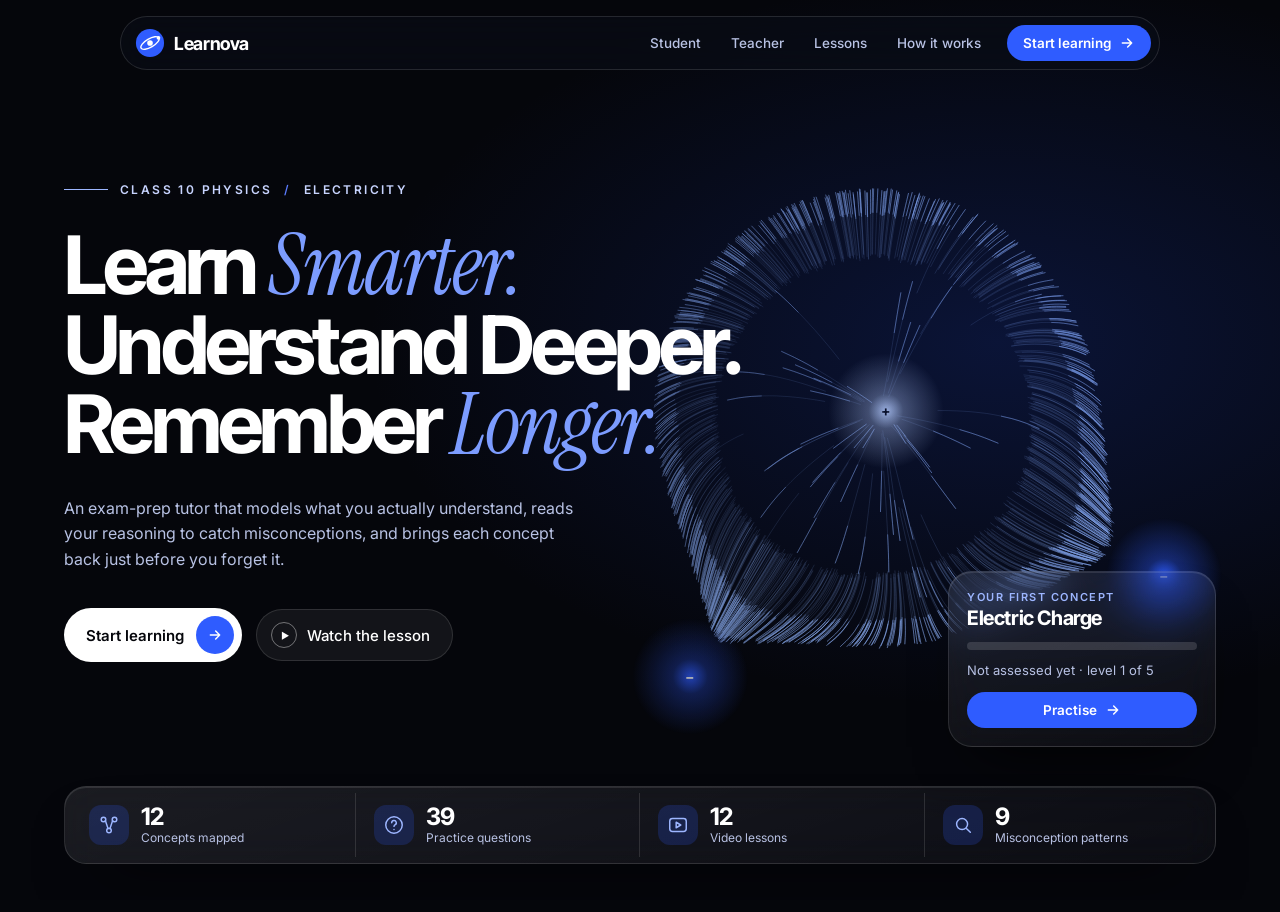
<file: docs/index.html>
<!doctype html>
<html lang="en">
<meta charset="utf-8">
<meta name="viewport" content="width=device-width,initial-scale=1">
<title>Learnova</title>
<meta name="claude:viewport-fit-sides" content="cover">
<link rel="stylesheet" href="https://fonts.googleapis.com/css2?family=Inter:wght@400;500;600&family=Inter+Tight:wght@500;600;700;800&family=Instrument+Serif:ital@0;1&display=swap">
<style>
/* Midnight black + electric cobalt. Responsive: mobile top bar with scrolling tabs, laptop narrow sidebar, desktop wide sidebar. Canvas lessons read these variables, keep the names. */
:root{--bg:#05060B;--card:#0D1019;--fg:#E9EDFB;--muted:#8A93B2;--line:#1A2036;--pri:#2F5CFF;--sec:#7C9CFF;--acc:#3FB4FF;--ok:#2FD08A;--warn:#F2B04A;--bad:#FF5C6C;--grey:#394261;--blue:#4C86FF;--soft:#0F1A40;--ink-on:#fff;color-scheme:dark;
--fd:'Inter Tight','Inter',system-ui,sans-serif;--fb:'Inter',system-ui,sans-serif}
*{box-sizing:border-box}
body{background:radial-gradient(800px 360px at 50% -140px,#12286b66,transparent) no-repeat,var(--bg);color:var(--fg);font:14px/1.5 var(--fb);padding-block:0 40px;padding-left:max(16px,env(safe-area-inset-left,0px));padding-right:max(16px,env(safe-area-inset-right,0px))}
body::before{content:"";position:fixed;inset:0 0 auto;height:env(safe-area-inset-top,0px);background:var(--card);z-index:10}
.wrap{max-width:1120px;margin:0 auto}
h1,h2,h3{font-family:var(--fd);margin:0;text-wrap:balance}
header{position:sticky;top:env(safe-area-inset-top,0px);z-index:9;background:var(--card);margin:0 calc(-1*max(16px,env(safe-area-inset-left,0px)));padding:10px max(16px,env(safe-area-inset-left,0px));border-bottom:1px solid var(--line)}
.bar{display:flex;gap:12px;align-items:center;flex-wrap:wrap;max-width:1120px;margin:0 auto}
.brand{font:700 18px var(--fd);color:var(--sec);margin-right:auto}
.brand small{display:block;font:400 11px var(--fb);color:var(--muted)}
.seg{display:flex;background:var(--bg);border-radius:10px;padding:3px;gap:2px;flex-wrap:wrap}
.seg button{border:0;background:none;color:var(--muted);padding:6px 12px;border-radius:8px;font:500 13px var(--fb);cursor:pointer}
.seg button.on{background:var(--card);color:var(--sec);box-shadow:0 1px 3px #0002}
button:focus-visible,input:focus-visible,textarea:focus-visible{outline:2px solid var(--pri);outline-offset:2px}
.btn{border:0;background:var(--pri);color:var(--ink-on);padding:9px 16px;border-radius:10px;font:600 13px var(--fb);cursor:pointer}
.btn.ghost{background:var(--soft);color:var(--sec)}
.btn:disabled{opacity:.5;cursor:default}
.notice{background:var(--soft);color:var(--fg);border-radius:10px;padding:8px 12px;font-size:12px;margin:12px 0}
.grid{display:grid;gap:14px}
.g4{grid-template-columns:repeat(auto-fit,minmax(150px,1fr))}
.g2{grid-template-columns:repeat(auto-fit,minmax(300px,1fr))}
.card{background:var(--card);border:1px solid var(--line);border-radius:18px;padding:18px;min-width:0;}
.stat b{display:block;font:700 26px var(--fd)}
.hero{display:flex;gap:18px;justify-content:space-between;align-items:flex-end;flex-wrap:wrap;background:linear-gradient(120deg,#1B3FCC,#13286b 70%,#0D1019);border:1px solid var(--line);color:#fff;border-radius:22px;padding:22px 24px;margin:16px 0 14px}.hero h2,.hero .muted,.hero label{color:#fff}.hero input{width:150px;background:var(--bg);border-color:#ffffff40;color:var(--fg)}
.stat span{color:var(--muted);font-size:12px}
h2{font-size:20px;margin:22px 0 10px}h3{font-size:15px;margin-bottom:8px}
.pill{display:inline-block;padding:2px 9px;border-radius:99px;font-size:11px;font-weight:600;color:#fff}
.mastered{background:var(--ok)}.developing{background:var(--warn)}.weak{background:var(--bad)}.not_assessed{background:var(--grey)}
.muted{color:var(--muted)}
.scroll{overflow-x:auto}
svg text{font-family:var(--fb)}
.node{cursor:pointer}.node rect{stroke-width:2}
table{border-collapse:collapse;width:100%;font-size:12px}
th{color:var(--muted);font-weight:600}
th,td{padding:5px 6px;text-align:center;white-space:nowrap}
th:first-child,td:first-child{text-align:left}
.cell{display:block;width:46px;height:28px;border-radius:6px;margin:auto;line-height:28px;color:#fff;font-weight:600;font-size:11px}
.opt{display:block;width:100%;text-align:left;background:var(--bg);border:2px solid var(--line);border-radius:12px;padding:10px 12px;margin:6px 0;cursor:pointer;color:var(--fg);font:14px var(--fb)}
.opt.sel{border-color:var(--sec);background:var(--soft)}
input[type=text],input[type=number],textarea,input[type=date]{width:100%;background:var(--bg);color:var(--fg);border:2px solid var(--line);border-radius:10px;padding:9px 11px;font:14px var(--fb)}
textarea{min-height:70px;resize:vertical}
label{font-size:12px;font-weight:600;color:var(--muted);display:block;margin:10px 0 4px}
.fb{border-left:4px solid var(--acc);padding:4px 0 4px 12px;margin:10px 0}
.fb.bad{border-color:var(--bad)}
.row{display:flex;gap:10px;align-items:center;flex-wrap:wrap}
.spark{display:block}
ul.plain{list-style:none;padding:0;margin:0}
ul.plain li{padding:7px 0;border-bottom:1px solid var(--line)}
ul.plain li:last-child{border:0}
.bar2{height:8px;background:var(--line);border-radius:6px;overflow:hidden}
.bar2 i{display:block;height:100%;background:var(--pri)}
@media (prefers-reduced-motion:no-preference){.bar2 i{transition:width .4s}}
.sylgrid{display:grid;grid-template-columns:minmax(0,1fr) 280px;gap:14px}
.lvgrid{grid-template-columns:minmax(0,1.7fr) minmax(220px,1fr)}
@media (max-width:820px){.sylgrid,.lvgrid{grid-template-columns:minmax(0,1fr)}}
.course{display:flex;gap:14px;align-items:center;border:1px solid var(--line);border-radius:20px;padding:16px 18px;min-width:0}
.course h3{margin-bottom:4px;font-size:16px}
.go{width:38px;height:38px;border-radius:50%;border:0;background:var(--pri);color:#fff;font-size:17px;cursor:pointer;flex:none}
.go:focus-visible{outline:2px solid var(--fg);outline-offset:2px}
.chip{border:1px solid var(--line);background:var(--card);color:var(--fg);border-radius:99px;padding:5px 13px;font:500 12px var(--fb);cursor:pointer}
.chip.on{background:var(--pri);color:#fff;border-color:var(--sec)}
.calg{display:grid;grid-template-columns:repeat(7,1fr);gap:4px;text-align:center}
.cal{padding:5px 0;border-radius:50%;font-size:12px}
.cal.today{outline:2px solid var(--pri)}
.cal.due{background:var(--pri);color:#fff}
.capbar{min-height:46px;padding:10px 4px;font-size:14px}
.scn{display:flex;justify-content:space-between;gap:8px;width:100%;text-align:left;border:0;background:none;color:var(--fg);padding:8px 10px;border-radius:10px;font:13px var(--fb);cursor:pointer}
.scn.on{background:var(--soft);color:var(--sec);font-weight:600}
.chk{display:inline-flex;align-items:center;gap:6px;margin:0;font-size:12px;color:var(--fg)}
select{background:var(--bg);color:var(--fg);border:2px solid var(--line);border-radius:8px;padding:6px;font:13px var(--fb)}

/* mobile */
@media (max-width:979px){
 .bar{gap:8px}.brand small{display:none}
 .seg#tabs{flex-wrap:nowrap;overflow-x:auto;max-width:100%;scrollbar-width:none;order:3;width:100%}
 .seg#tabs button{white-space:nowrap;flex:none}
}
@media (max-width:640px){
 body{font-size:13.5px}h2{font-size:18px}
 .g4{grid-template-columns:repeat(2,1fr)}.g2{grid-template-columns:1fr}
 .hero{padding:16px}.hero input{width:100%}.hero>div:last-child{width:100%}
 .card{padding:14px}.stat b{font-size:22px}
 .course{padding:12px}.row{gap:8px}
}
/* laptop 980-1279: compact sidebar */
@media (min-width:980px){
 body{padding-left:236px;padding-right:20px}
 body::before{display:none}
 header{position:fixed;left:0;top:0;bottom:0;width:212px;margin:0;padding:20px 12px;border-right:1px solid var(--line);border-bottom:0;overflow-y:auto}
 .bar{flex-direction:column;align-items:stretch;gap:16px;max-width:none}
 .brand{margin:0}.seg{flex-direction:column}.seg button{text-align:left;padding:8px 11px}
 .wrap{max-width:none;margin:0}
}
/* desktop 1280+: wide sidebar, roomier content */
@media (min-width:1280px){
 body{padding-left:292px;padding-right:36px}
 header{width:256px;padding:26px 16px}
 .wrap{max-width:1180px;margin:0 auto}
 .g4{grid-template-columns:repeat(4,1fr)}
}
@media (min-width:1700px){.wrap{max-width:1360px}}
/* ===== Landing + refined app surfaces. Palette stays midnight black + electric cobalt. ===== */
:root{--fd:'Inter Tight','Inter',system-ui,sans-serif;--fs:'Instrument Serif',Georgia,'Times New Roman',serif;--glass:rgba(255,255,255,.055);--glass-line:rgba(255,255,255,.12)}
em{font-family:var(--fs);font-style:italic;font-weight:400}

/* ---------- landing ---------- */
#land{position:fixed;inset:0;z-index:100;overflow-y:auto;overflow-x:hidden;background:#05060B;color:#fff;scroll-behavior:smooth;overscroll-behavior:contain}
#land *{box-sizing:border-box}
#lcv{position:absolute;left:0;top:0;width:100%;height:100svh;display:block;pointer-events:none}
.glass{background:linear-gradient(160deg,rgba(255,255,255,.09),rgba(255,255,255,.03));border:1px solid var(--glass-line);backdrop-filter:blur(18px) saturate(1.4);-webkit-backdrop-filter:blur(18px) saturate(1.4);box-shadow:0 30px 60px -30px #000,inset 0 1px 0 rgba(255,255,255,.1)}
.l-first{position:relative;min-height:100svh;padding:0 clamp(20px,5vw,72px);display:flex;flex-direction:column;background:radial-gradient(900px 520px at 78% 38%,#16308f55,transparent 70%),linear-gradient(90deg,#05060B 18%,#05060B00 70%)}
.l-nav{position:sticky;top:16px;z-index:5;margin:16px auto 0;width:min(1040px,100%);display:flex;align-items:center;gap:12px;padding:8px 8px 8px 14px;border-radius:999px;background:rgba(10,13,24,.62);border:1px solid var(--glass-line);backdrop-filter:blur(16px);-webkit-backdrop-filter:blur(16px)}
.l-logo{display:flex;align-items:center;gap:9px;background:none;border:0;color:#fff;font:700 18px var(--fd);letter-spacing:-.02em;cursor:pointer;margin-right:auto;padding:0}
.l-links{display:flex;gap:2px}
.l-links button{background:none;border:0;color:#B8C2E4;font:500 13.5px var(--fb);padding:9px 14px;border-radius:999px;cursor:pointer}
.l-links button:hover{background:rgba(255,255,255,.08);color:#fff}
.l-pill{display:inline-flex;align-items:center;gap:12px;background:#fff;color:#05060B;border:0;border-radius:999px;padding:8px 8px 8px 22px;font:600 15px var(--fb);cursor:pointer;transition:transform .2s,box-shadow .2s}
.l-pill .ar{display:grid;place-items:center;width:38px;height:38px;border-radius:50%;background:var(--pri);color:#fff}
.l-pill.sm{padding:10px 16px;font-size:13.5px;gap:8px;background:var(--pri);color:#fff}
.l-pill.full{width:100%;justify-content:center;margin-top:12px}
.l-pill:hover{transform:translateY(-1px);box-shadow:0 10px 30px -8px #2F5CFFaa}
.l-ghost{display:inline-flex;align-items:center;gap:10px;background:rgba(255,255,255,.06);color:#fff;border:1px solid var(--glass-line);border-radius:999px;padding:12px 22px 12px 14px;font:500 15px var(--fb);cursor:pointer}
.l-ghost .pl{display:grid;place-items:center;width:26px;height:26px;border-radius:50%;border:1px solid #ffffff66;font-size:9px;padding-left:2px}
.l-ghost:hover{background:rgba(255,255,255,.12)}
#land button:focus-visible{outline:2px solid #9DB6FF;outline-offset:3px}
.l-hero{position:relative;z-index:2;margin:auto 0;padding:clamp(40px,8vh,96px) 0 clamp(150px,22vh,220px);max-width:min(980px,100%)}
.l-eye{display:flex;align-items:center;gap:12px;margin:0 0 clamp(18px,3vh,30px);font:600 12px var(--fb);letter-spacing:.2em;text-transform:uppercase;color:#C8D4FF}
.l-eye i{width:44px;height:1px;background:#9DB6FF}.l-eye b{color:#5B7CFF;font-weight:600}
.l-hero h1{margin:0;font:700 clamp(40px,6.3vw,96px)/.96 var(--fd);letter-spacing:-.045em}
.l-hero h1 span{display:block;white-space:nowrap}
.l-hero h1 em,.l-how h2 em{color:#7C9CFF;font-size:1.06em;letter-spacing:-.02em;font-weight:400}
.l-sub{max-width:520px;margin:clamp(20px,3.4vh,32px) 0 0;font:400 clamp(15px,1.25vw,18px)/1.6 var(--fb);color:#B8C2E4}
.l-cta{display:flex;gap:14px;flex-wrap:wrap;align-items:center;margin-top:clamp(24px,4vh,40px)}
.l-card{position:absolute;z-index:3;right:clamp(20px,5vw,72px);bottom:clamp(120px,17vh,160px);width:268px;padding:18px;border-radius:24px}
.l-card h3{font:700 20px var(--fd);letter-spacing:-.02em;margin:2px 0 12px;color:#fff}
.l-k{margin:0;font:600 11px var(--fb);letter-spacing:.14em;text-transform:uppercase;color:#9DB6FF}
.l-m{margin:10px 0 0;font:400 13px/1.55 var(--fb);color:#B8C2E4}
.l-card .bar2{background:rgba(255,255,255,.14)}
.l-strip{position:absolute;z-index:3;left:clamp(20px,5vw,72px);right:clamp(20px,5vw,72px);bottom:clamp(20px,4vh,36px);display:grid;grid-template-columns:repeat(4,1fr);border-radius:22px;padding:6px}
.l-strip>div{display:grid;grid-template-columns:auto 1fr;grid-template-rows:auto auto;column-gap:12px;align-items:center;padding:12px 18px;border-right:1px solid var(--glass-line)}
.l-strip>div:last-child{border:0}
.l-strip .ic{grid-row:1/3;display:grid;place-items:center;width:40px;height:40px;border-radius:12px;background:rgba(47,92,255,.2);color:#9DB6FF}
.l-strip b{font:700 24px/1 var(--fd);letter-spacing:-.03em;color:#fff}
.l-strip small{font:400 12px var(--fb);color:#B8C2E4}
/* how it works */
.l-how{position:relative;padding:clamp(72px,12vh,140px) clamp(20px,5vw,72px) 56px;max-width:1240px;margin:0 auto}
.l-how h2{font:700 clamp(34px,5.6vw,76px)/1 var(--fd);letter-spacing:-.04em;margin:0;max-width:900px;text-wrap:balance}
.l-sub2{max-width:560px;margin:20px 0 0;font:400 16px/1.6 var(--fb);color:#B8C2E4}
.l-cards{display:grid;grid-template-columns:repeat(auto-fit,minmax(270px,1fr));gap:16px;margin-top:clamp(32px,5vh,56px)}
.l-cards article{padding:22px;border-radius:26px;display:flex;flex-direction:column;gap:10px;min-width:0}
.big{font:700 clamp(54px,6vw,84px)/1 var(--fd);letter-spacing:-.05em;color:#fff}.big small{font-size:.38em;letter-spacing:-.02em;color:#9DB6FF;font-weight:600}
.l-cards blockquote{margin:6px 0 0;font:400 22px/1.3 var(--fs);font-style:italic;color:#fff}
.chipl{display:flex;flex-direction:column;gap:4px;padding:12px 14px;border-radius:16px;background:rgba(255,92,108,.12);border:1px solid rgba(255,92,108,.35)}
.chipl b{font:600 14px var(--fb);color:#FFB3BB}.chipl span{font:400 12px var(--fb);color:#B8C2E4}
.ladder{display:flex;align-items:flex-end;gap:10px;list-style:none;margin:0;padding:0;height:122px}
.ladder li{flex:1;display:flex;flex-direction:column;align-items:center;justify-content:flex-end;gap:3px}
.ladder i{display:block;width:100%;border-radius:8px 8px 4px 4px;background:linear-gradient(180deg,#5B7CFF,#2F5CFF)}
.ladder b{font:600 13px var(--fb);color:#fff}.ladder small{font:400 10.5px var(--fb);color:#9DB6FF}
.l-end{display:flex;gap:14px;flex-wrap:wrap;margin-top:clamp(40px,7vh,72px)}
.l-foot{margin:28px 0 0;font:400 12.5px var(--fb);color:#8A93B2}
@media (prefers-reduced-motion:no-preference){.rv{opacity:0;transform:translateY(22px);animation:rv .9s cubic-bezier(.2,.7,.2,1) forwards;animation-delay:var(--d,0s)}@keyframes rv{to{opacity:1;transform:none}}}
@media (max-width:1100px){.l-card{display:none}}
@media (max-width:760px){
 .l-hero h1{font-size:clamp(28px,9.2vw,60px)}
 .l-links{display:none}.l-nav{padding:7px 8px 7px 12px}
 .l-hero{padding-bottom:230px;margin:0}
 .l-strip{grid-template-columns:1fr 1fr}.l-strip>div{padding:10px 12px;border-right:0;border-bottom:1px solid var(--glass-line)}
 .l-strip>div:nth-child(3),.l-strip>div:nth-child(4){border-bottom:0}.l-strip .ic{width:34px;height:34px}.l-strip b{font-size:20px}
 .l-pill{font-size:14px}.l-ghost{font-size:14px}
}

/* ---------- app surfaces ---------- */
body{background:radial-gradient(900px 420px at 70% -120px,#1a35a255,transparent),radial-gradient(600px 300px at 0% 100%,#10206655,transparent),var(--bg);background-attachment:fixed}
.card{background:linear-gradient(160deg,rgba(255,255,255,.05),rgba(255,255,255,.015)),var(--card);border:1px solid rgba(255,255,255,.08);border-radius:24px;box-shadow:0 24px 50px -32px #000,inset 0 1px 0 rgba(255,255,255,.05)}
.stat b{font:700 clamp(30px,2.6vw,42px)/1 var(--fd);letter-spacing:-.045em;margin-bottom:6px}
h2{font:700 clamp(22px,2.2vw,30px)/1.1 var(--fd);letter-spacing:-.035em}
h2 em,.hero h2 em{color:#8FAAFF}
.btn{border-radius:999px;padding:10px 20px;transition:transform .15s,box-shadow .15s}
.btn:hover:not(:disabled){transform:translateY(-1px);box-shadow:0 8px 24px -10px #2F5CFFcc}
.btn.ghost{background:rgba(255,255,255,.07);color:#DCE5FF;border:1px solid rgba(255,255,255,.1)}
.hero{position:relative;overflow:hidden;border-radius:28px;border:1px solid rgba(255,255,255,.12);background:radial-gradient(420px 220px at 85% 10%,#3E6BFF88,transparent 70%),linear-gradient(120deg,#1B3FCC,#10226a 65%,#0A0F22)}
.hero h2{font:italic 400 clamp(32px,3.6vw,52px)/1 var(--fs);letter-spacing:-.01em;color:#fff}
.seg{border-radius:16px;background:rgba(255,255,255,.04);border:1px solid rgba(255,255,255,.07)}
.seg button{border-radius:12px;transition:background .15s,color .15s}
.seg button:hover{color:#fff}
.seg button.on{background:var(--pri);color:#fff;box-shadow:0 6px 18px -8px #2F5CFFcc}
header .brand{display:flex;align-items:center;gap:10px;background:none;border:0;padding:0;text-align:left;cursor:pointer;color:#fff;font:700 20px var(--fd);letter-spacing:-.03em}
header .brand small{display:block;font:400 11px/1.3 var(--fb);color:var(--muted);letter-spacing:0}
header .brand span.t{display:block}
.course{border-radius:24px}
.opt{border-radius:16px}
@media (min-width:980px){header{background:rgba(8,10,18,.82);backdrop-filter:blur(14px)}}
@media (max-width:979px){header .brand small{display:none}}

</style>
<header><div class="bar">
 <button class="brand" data-home aria-label="Learnova home"><svg viewBox="0 0 32 32" width="30" height="30" aria-hidden="true"><circle cx="16" cy="16" r="15" fill="#2F5CFF"/><ellipse cx="16" cy="16" rx="11" ry="4.5" fill="none" stroke="#fff" stroke-width="1.4" transform="rotate(-30 16 16)"/><circle cx="16" cy="16" r="3" fill="#fff"/><circle cx="25" cy="10.5" r="2" fill="#fff"/></svg><span class="t">Learnova<small>Learn Smarter. Understand Deeper. Remember Longer.</small></span></button>
 <div class="seg" id="role"><button data-role="student" class="on">Student</button><button data-role="teacher">Teacher</button></div>
 <div class="seg" id="tabs"></div>
</div></header>
<div class="wrap" id="app"></div>

<script>
"use strict";
/* ============ Engine (port of backend/app/core/*.py) ============ */
const P_INIT=.30,P_LEARN=.15,P_GUESS=.20,P_SLIP=.10;
const bandOf=(p,att)=>!att?'not_assessed':p>=.8?'mastered':p>=.5?'developing':'weak';
function bktUpdate(st,ok,d,rq,nov=1){
  const g=P_GUESS*(1.25-.125*(d-1)),s=P_SLIP*(1.4-.2*(d-1));
  const p=Math.min(Math.max(st.p,.001),.999);
  const num=ok?p*(1-s):p*s, den=ok?num+(1-p)*g:num+(1-p)*(1-g);
  let w=Math.max(0,Math.min(1,rq))*Math.max(0,Math.min(1,nov)); if(!ok) w=Math.max(w,.35);
  const wt=p+w*(num/den-p), np=wt+(1-wt)*(ok?P_LEARN*nov:0), att=st.att+1;
  return {p:Math.min(.98,Math.max(0,np)),att,cor:st.cor+(ok?1:0),conf:1-Math.exp(-att/3)};
}
const decayed=(p,last,now,hl=30)=>last?P_INIT+(p-P_INIT)*Math.pow(.5,Math.max(0,(now-last)/864e5)/hl):p;
const BASE=[1,3,7,14,30];
function srsSchedule(r,q,now,diff,misOpen){
  q=Math.max(0,Math.min(1,q));
  const ease=Math.max(1.3,r.ease+(.1-(1-q)*(.8+(1-q)*.4)));
  if(q<.6) return {rev:{reps:0,ease,interval:1},due:now+864e5};
  const reps=r.reps+1; let iv=BASE[Math.min(reps-1,4)]*(ease/2.3);
  if(reps>5) iv=r.interval*ease;
  iv*=1-.05*(diff-3); if(misOpen) iv=Math.min(iv,3);
  iv=Math.max(1,Math.round(iv*10)/10);
  return {rev:{reps,ease,interval:iv},due:now+iv*864e5};
}
function targetDifficulty(p,recent){
  let b=1+Math.floor(p*4.999); const l=recent.slice(-3);
  if(l.length>=2&&!l.slice(-2).some(Boolean)) b--;
  if(l.length===3&&l.every(Boolean)) b++;
  return Math.max(1,Math.min(5,b));
}
/* MIS and RULES are generated from backend/app/core/rules_data.py by demo/build.py (single source of truth). */
const MIS={"R_UP_I_UP": {"c": "ohms_law", "label": "Believes current rises when resistance rises", "fix": "Use I = V/R with V = 10 V: R = 2 Ω gives 5 A, R = 5 Ω gives 2 A."}, "CURRENT_USED_UP": {"c": "electric_current", "label": "Thinks current is used up as it passes through a component", "fix": "Show ammeters before and after a bulb reading equal; energy, not charge, is transferred."}, "PARALLEL_ADDS": {"c": "parallel_combination", "label": "Adds resistances directly in a parallel combination", "fix": "Derive 1/Rp = 1/R1 + 1/R2; Rp is smaller than the smallest branch."}, "SERIES_SPLITS_I": {"c": "series_combination", "label": "Thinks current divides between resistors in series", "fix": "Current is identical in a series loop; the voltage divides."}, "POWER_I_ONLY": {"c": "electric_power", "label": "Uses an incorrect relation for electric power", "fix": "Start from P = VI, then combine with Ohm’s law to get I²R and V²/R."}, "RESIST_LENGTH_INV": {"c": "resistance_factors", "label": "Believes longer wires have lower resistance", "fix": "R = ρL/A: doubling the length doubles R. Use a long narrow pipe as an analogy."}, "PD_IS_CURRENT": {"c": "electric_current", "label": "Confuses potential difference with current", "fix": "Current is charge per second; potential difference is energy per coulomb."}, "CONV_CURRENT_DIR": {"c": "electric_circuit", "label": "Reverses the direction of conventional current", "fix": "Conventional current runs from the positive terminal round to the negative; electrons drift the other way."}, "HEAT_I_LINEAR": {"c": "heating_effect", "label": "Thinks heat is proportional to current instead of current squared", "fix": "H = I²Rt: doubling I gives four times the heat. Try I = 1 A and 2 A."}};
const RULES_DATA=[{"tag": "R_UP_I_UP", "concept": "ohms_law", "label": "Believes current rises when resistance rises", "fix": "Use I = V/R with V = 10 V: R = 2 Ω gives 5 A, R = 5 Ω gives 2 A.", "patterns": ["\\b(resistance|r)\\b.{0,40}\\b(increas\\w*|higher|more|bigger|greater|larger|goes up|rises?)\\b.{0,60}\\bcurrent\\b.{0,30}\\b(increas\\w*|higher|more|bigger|greater|larger|rises?|goes up)\\b", "\\bcurrent\\b.{0,30}\\b(increas\\w*|rises?|goes up|higher|bigger|more)\\b.{0,40}\\b(resistance|r)\\b.{0,30}\\b(increas\\w*|higher|more|bigger|greater|goes up)", "\\b(more|higher|greater|bigger|increased?)\\s+(resistance|r)\\b.{0,30}\\b(more|higher|greater|bigger)\\s+current\\b", "\\bcurrent\\b.{0,20}\\b(increas\\w*|rises?|goes up|is higher)\\b.{0,12}\\b(because|as|since|when)\\b.{0,40}\\b(resistance|r)\\b"], "unless": ["resistance\\b.{0,25}\\b(decreas\\w*|lower\\w*|less|reduc\\w*|drops?|falls?|smaller)"]}, {"tag": "CURRENT_USED_UP", "concept": "electric_current", "label": "Thinks current is used up as it passes through a component", "fix": "Show ammeters before and after a bulb reading equal; energy, not charge, is transferred.", "patterns": ["\\b(current|charge)\\b.{0,40}\\b(used up|use up|uses up|consumed|consumes|gets less|lost|disappear\\w*|eaten|eats)\\b", "\\b(uses?|used|eats?|consumes?|absorbs?)\\b( up)?( some of| most of| all of)?( the| some)? current", "used up by the (bulb|resistor)"]}, {"tag": "PARALLEL_ADDS", "concept": "parallel_combination", "label": "Adds resistances directly in a parallel combination", "fix": "Derive 1/Rp = 1/R1 + 1/R2; Rp is smaller than the smallest branch.", "patterns": ["parallel\\b.{0,60}\\b(add|sum|total of)\\b", "\\badd(ed|ing)?\\b.{0,60}parallel"], "unless": ["reciprocal", "1\\s*/\\s*r"]}, {"tag": "SERIES_SPLITS_I", "concept": "series_combination", "label": "Thinks current divides between resistors in series", "fix": "Current is identical in a series loop; the voltage divides.", "patterns": ["series\\b.{0,60}\\bcurrent\\b.{0,40}\\b(divid\\w*|split\\w*|shar\\w*)", "\\bcurrent\\b.{0,50}\\b(divid\\w*|split\\w*|shar\\w*)\\b.{0,50}\\bseries"], "unless": ["\\b(same|equal|constant)\\b.{0,30}current", "current.{0,30}\\b(same|equal|constant)\\b"]}, {"tag": "POWER_I_ONLY", "concept": "electric_power", "label": "Uses an incorrect relation for electric power", "fix": "Start from P = VI, then combine with Ohm’s law to get I²R and V²/R.", "patterns": ["\\bpower\\b.{0,15}(=|is|equals)\\s*(the )?(v\\s*/\\s*i|i\\s*/\\s*v|current (divided by|over) voltage|voltage (divided by|over) current)", "\\bp\\s*=\\s*(v\\s*/\\s*i|i\\s*/\\s*v)", "power depends only on"]}, {"tag": "RESIST_LENGTH_INV", "concept": "resistance_factors", "label": "Believes longer wires have lower resistance", "fix": "R = ρL/A: doubling the length doubles R. Use a long narrow pipe as an analogy.", "patterns": ["(longer|length)\\b.{0,50}\\b(less|lower|decreas\\w*|smaller|reduc\\w*)\\b.{0,30}resist", "(longer|length)\\b.{0,30}resist\\w*.{0,20}\\b(decreas\\w*|less|lower|smaller)", "\\bshort(er)?\\b.{0,40}\\b(more|higher|greater|larger|bigger)\\b.{0,20}resist"]}, {"tag": "PD_IS_CURRENT", "concept": "electric_current", "label": "Confuses potential difference with current", "fix": "Current is charge per second; potential difference is energy per coulomb.", "patterns": ["\\b(voltage|potential difference|pd)\\b.{0,20}\\b(is|means|equals|=)\\b.{0,30}\\b(current|flow of charge|rate of flow)"]}, {"tag": "CONV_CURRENT_DIR", "concept": "electric_circuit", "label": "Reverses the direction of conventional current", "fix": "Conventional current runs from the positive terminal round to the negative; electrons drift the other way.", "patterns": ["\\bcurrent\\b.{0,50}\\b(from|flows? from|goes from|runs)\\b.{0,15}\\bnegative\\b.{0,25}\\bto\\b.{0,15}\\bpositive", "\\bcurrent\\b.{0,30}\\bnegative\\b.{0,25}\\bto\\b.{0,15}\\bpositive"], "unless": ["\\belectron\\w* (flow|move|drift|travel|go|current)\\b"]}, {"tag": "HEAT_I_LINEAR", "concept": "heating_effect", "label": "Thinks heat is proportional to current instead of current squared", "fix": "H = I²Rt: doubling I gives four times the heat. Try I = 1 A and 2 A.", "patterns": ["heat\\b.{0,40}proportional to (the )?(current|i)\\b(?!\\s*(squared|\\^2|²))", "\\bcurrent\\b.{0,30}\\b(doubled?|doubles|twice|tripled)\\b.{0,40}\\bheat\\b.{0,25}\\b(doubled?|doubles|twice|tripled)\\b", "\\bheat\\b.{0,30}\\b(doubled?|doubles|twice)\\b.{0,40}\\bcurrent\\b"], "unless": ["squared|\\^2|²|four times|4 times"]}];
const NEG=/\b(not|never|no|isn't|doesn't|don't|wasn't)\b|n't/;
function matchRule(r,t){
  if((r.unless||[]).some(u=>new RegExp(u).test(t))) return false;
  return r.patterns.some(p=>{const m=new RegExp(p).exec(t);return m&&!NEG.test(t.slice(Math.max(0,m.index-20),m.index+m[0].length));});
}
function analyse(cid,ok,reasoning){
  const t=(reasoning||'').trim().toLowerCase(), words=(t.match(/\w+/g)||[]).length;
  for(const r of RULES_DATA) if(r.concept===cid&&matchRule(r,t)) return {cat:'conceptual_misunderstanding',tag:r.tag,conf:ok?.7:.85,rq:.2};
  if(words<4) return {cat:'insufficient_evidence',tag:null,conf:.3,rq:ok?.6:.3};
  const f=/[ivrpqwt]\s*=|v\s*\/\s*r|i²|\bohm/.test(t);
  if(ok) return {cat:f?'sound_reasoning':'correct_light_reasoning',tag:null,conf:.6,rq:f?.9:.7};
  return f?{cat:'calculation_error',tag:null,conf:.45,rq:.6}:{cat:'incomplete_reasoning',tag:null,conf:.4,rq:.4};
}
const CAT_TEXT={conceptual_misunderstanding:'Your reasoning suggests a concept mix-up (a prediction, not a certainty).',
 insufficient_evidence:'Not enough written reasoning to judge how you got there. Add your steps next time.',
 sound_reasoning:'Your reasoning names the relationship and follows it correctly.',
 correct_light_reasoning:'Correct, but the reasoning is thin. Name the law or formula you used.',
 calculation_error:'The method looks reasonable, so check the arithmetic and units.',
 incomplete_reasoning:'The reasoning does not state the law or formula. Name it before calculating.'};

/* ============ Syllabus: Class 10 Physics, Electricity ============ */
const CONCEPTS=[
 {id:'electric_charge',n:'Electric Charge',d:1,x:20,y:170,pre:[],desc:'Charge is a property of matter. Like charges repel and unlike charges attract. It is measured in coulombs (C); the electron carries 1.6×10⁻¹⁹ C.',obj:['State the SI unit of charge','Relate charge to number of electrons']},
 {id:'electric_current',n:'Electric Current',d:2,x:200,y:170,pre:['electric_charge'],desc:'Current is the rate of flow of charge, I = Q/t, measured in amperes. Conventional current is taken from the positive to the negative terminal.',obj:['Define current and use I = Q/t','Explain how an ammeter is connected']},
 {id:'electric_circuit',n:'Electric Circuit',d:2,x:380,y:40,pre:['electric_current'],desc:'A circuit is a closed conducting path with a source. Current flows only when the path is complete.',obj:['Identify circuit components','Give the direction of conventional current']},
 {id:'potential_difference',n:'Potential Difference',d:2,x:380,y:170,pre:['electric_current'],desc:'Potential difference is the work done per unit charge, V = W/Q, measured in volts. A voltmeter is connected in parallel.',obj:['Use V = W/Q','Explain how a voltmeter is connected']},
 {id:'ohms_law',n:'Ohm’s Law',d:3,x:560,y:170,pre:['potential_difference'],desc:'At constant temperature the current through a conductor is proportional to the potential difference across it: V = IR.',obj:['Use V = IR','Predict how current changes with V or R']},
 {id:'resistance',n:'Resistance',d:3,x:740,y:170,pre:['ohms_law'],desc:'Resistance is the opposition a conductor offers to current, R = V/I, measured in ohms.',obj:['Calculate R from V and I','State the unit of resistance']},
 {id:'resistance_factors',n:'Factors Affecting Resistance',d:3,x:920,y:60,pre:['resistance'],desc:'R = ρL/A. Resistance grows with length and falls with cross-sectional area; it also depends on material and temperature.',obj:['Apply R = ρL/A','Compare wires of different dimensions']},
 {id:'series_combination',n:'Series Combination',d:3,x:920,y:170,pre:['resistance'],desc:'In series the same current flows through every resistor, the voltages add, and Rs = R1 + R2 + R3.',obj:['Find equivalent resistance in series','State current and voltage rules']},
 {id:'parallel_combination',n:'Parallel Combination',d:4,x:920,y:280,pre:['resistance'],desc:'In parallel each branch has the same voltage, currents add, and 1/Rp = 1/R1 + 1/R2 + … so Rp is smaller than any branch.',obj:['Find equivalent resistance in parallel','State current and voltage rules']},
 {id:'heating_effect',n:'Heating Effect of Current',d:3,x:380,y:300,pre:['electric_current'],desc:'A current in a resistor produces heat, H = I²Rt (Joule’s law).',obj:['Apply H = I²Rt','Predict how heat scales with I']},
 {id:'electric_power',n:'Electric Power',d:3,x:560,y:300,pre:['heating_effect'],desc:'Power is the rate of energy transfer, P = VI = I²R = V²/R, measured in watts.',obj:['Use P = VI','Choose between P = I²R and V²/R']},
 {id:'electrical_energy',n:'Electrical Energy',d:3,x:740,y:300,pre:['electric_power'],desc:'Energy used is E = P×t. The commercial unit is the kilowatt-hour: 1 kWh = 3.6×10⁶ J.',obj:['Compute energy in kWh','Convert kWh to joules']},
];
const CBY=Object.fromEntries(CONCEPTS.map(c=>[c.id,c]));
/* t: mcq (a = index, m = wrong index -> misconception tag), num (a, tol, mw = wrong value -> tag), short (a = keyword list) */
const QS=[
 {id:38,c:'electric_charge',d:1,t:'mcq',q:'Two small balls both carry negative charge and are brought close together. They…',o:['Repel each other','Attract each other','Do not interact','Become neutral'],a:0,ex:'Like charges repel. Only unlike charges attract.'},
 {id:39,c:'electric_charge',d:2,t:'mcq',q:'A glass rod rubbed with silk becomes positively charged. This is because the glass rod…',o:['Loses electrons','Gains protons','Gains electrons','Loses protons'],a:0,ex:'Only electrons move between the solids. Losing electrons leaves more protons than electrons, so the rod is positive.'},
 {id:1,c:'electric_charge',d:1,t:'mcq',q:'What is the SI unit of electric charge?',o:['Ampere','Coulomb','Volt','Ohm'],a:1,ex:'Charge is measured in coulombs. The ampere is a coulomb per second.'},
 {id:2,c:'electric_charge',d:2,t:'num',q:'What is the charge, in coulombs, on 1000 electrons? (e = 1.6×10⁻¹⁹ C; enter like 1.6e-16)',a:1.6e-16,tol:.02,ex:'Q = ne = 1000 × 1.6×10⁻¹⁹ = 1.6×10⁻¹⁶ C.'},
 {id:3,c:'electric_current',d:1,t:'mcq',q:'Electric current is best defined as…',o:['Rate of flow of electric charge','Energy per unit charge','Opposition to the flow of charge','Work done per second'],a:0,m:{1:'PD_IS_CURRENT'},ex:'I = Q/t: charge per second. Energy per unit charge is potential difference.'},
 {id:4,c:'electric_current',d:2,t:'num',q:'12 C of charge passes a point in 4 s. What is the current in amperes?',a:3,tol:.01,ex:'I = Q/t = 12/4 = 3 A.'},
 {id:5,c:'electric_current',d:3,t:'mcq',q:'An ammeter before a bulb reads 0.5 A. What does an identical ammeter placed after the bulb read?',o:['0.5 A','Less than 0.5 A','Zero','More than 0.5 A'],a:0,m:{1:'CURRENT_USED_UP'},ex:'Charge is not used up. The same current leaves the bulb; the electrical energy is what is transferred.'},
 {id:6,c:'electric_current',d:3,t:'short',q:'Why must an ammeter be connected in series with the component being measured?',a:['same current','all the current','flow through','in the path','series'],ex:'It has to carry the whole current of that branch, so it sits in the path of the current.'},
 {id:7,c:'potential_difference',d:1,t:'mcq',q:'Potential difference between two points is…',o:['Work done per unit charge','Charge per unit time','Resistance per unit length','Power per ampere'],a:0,ex:'V = W/Q, in joules per coulomb (volts).'},
 {id:8,c:'potential_difference',d:2,t:'num',q:'36 J of work is done moving 6 C between two points. What is the potential difference in volts?',a:6,tol:.01,ex:'V = W/Q = 36/6 = 6 V.'},
 {id:9,c:'potential_difference',d:3,t:'mcq',q:'How is a voltmeter connected to measure the potential difference across a bulb?',o:['In parallel with the bulb','In series with the bulb','In parallel with the battery only','It does not matter'],a:0,ex:'A voltmeter has very high resistance and sits across the component.'},
 {id:10,c:'electric_circuit',d:1,t:'mcq',q:'What must be true for a current to flow in a circuit?',o:['A complete closed conducting path','An open switch','Only a bulb','Two batteries'],a:0,ex:'Charge needs a closed loop with a source.'},
 {id:11,c:'electric_circuit',d:2,t:'mcq',q:'Outside the cell, conventional current flows…',o:['From the positive terminal to the negative terminal','From the negative terminal to the positive terminal','Both ways at once','Only inside the wires’ insulation'],a:0,m:{1:'CONV_CURRENT_DIR'},ex:'By convention current runs positive to negative externally; electrons drift the opposite way.'},
 {id:12,c:'electric_circuit',d:3,t:'short',q:'What happens to the current in a series circuit when the switch is opened? Say why.',a:['no current','zero','stops','breaks','incomplete','open circuit'],ex:'Opening the switch breaks the closed path, so the current falls to zero everywhere in the series loop.'},
 {id:13,c:'ohms_law',d:1,t:'mcq',q:'Which expression is Ohm’s law?',o:['V = IR','V = I/R','I = VR','R = VI'],a:0,ex:'V = IR, or I = V/R.'},
 {id:14,c:'ohms_law',d:2,t:'num',q:'A 12 V supply is across a 4 Ω resistor. What current flows, in amperes?',a:3,tol:.01,ex:'I = V/R = 12/4 = 3 A.'},
 {id:15,c:'ohms_law',d:3,t:'mcq',q:'The voltage across a resistor stays constant while its resistance increases. The current…',o:['Increases','Decreases','Stays the same','Becomes zero'],a:1,m:{0:'R_UP_I_UP'},ex:'I = V/R. With V fixed, a larger R gives a smaller I.'},
 {id:37,c:'ohms_law',d:2,t:'mcq',q:'A 10 V supply is connected across a resistor. The resistor is changed from 2 Ω to 5 Ω. What happens to the current?',o:['It decreases from 5 A to 2 A','It increases from 2 A to 5 A','It stays at 5 A','It increases to 10 A'],a:0,m:{1:'R_UP_I_UP'},ex:'I = V/R. At 2 Ω the current is 5 A; at 5 Ω it is 2 A, so more resistance means less current.'},
 {id:16,c:'ohms_law',d:4,t:'num',q:'A conductor carries 0.5 A at 2 V. At the same temperature, what current flows at 6 V (in amperes)?',a:1.5,tol:.01,ex:'R = 2/0.5 = 4 Ω. I = 6/4 = 1.5 A. Current is proportional to V.'},
 {id:17,c:'resistance',d:1,t:'mcq',q:'What is the SI unit of resistance?',o:['Ohm','Watt','Coulomb','Joule'],a:0,ex:'One ohm is one volt per ampere.'},
 {id:18,c:'resistance',d:2,t:'num',q:'A component has 9 V across it and carries 0.3 A. What is its resistance in ohms?',a:30,tol:.01,ex:'R = V/I = 9/0.3 = 30 Ω.'},
 {id:19,c:'resistance_factors',d:2,t:'mcq',q:'The length of a uniform wire is doubled. Its resistance…',o:['Halves','Doubles','Is unchanged','Quadruples'],a:1,m:{0:'RESIST_LENGTH_INV'},ex:'R = ρL/A is proportional to L.'},
 {id:20,c:'resistance_factors',d:3,t:'mcq',q:'The cross-sectional area of a wire is doubled, length unchanged. Its resistance…',o:['Doubles','Halves','Is unchanged','Quadruples'],a:1,ex:'R is inversely proportional to A.'},
 {id:21,c:'resistance_factors',d:4,t:'num',q:'A wire has resistance 8 Ω. It is replaced by one of the same material with twice the length and twice the cross-sectional area. What is the new resistance in ohms?',a:8,tol:.01,ex:'Doubling L doubles R and doubling A halves it, so R stays 8 Ω.'},
 {id:22,c:'series_combination',d:1,t:'num',q:'Resistors of 2 Ω, 3 Ω and 5 Ω are in series. What is the equivalent resistance in ohms?',a:10,tol:.01,ex:'Rs = 2 + 3 + 5 = 10 Ω.'},
 {id:23,c:'series_combination',d:2,t:'mcq',q:'Three bulbs are connected in series. The current through each bulb is…',o:['The same','Divided equally','Largest in the first bulb','Zero in the middle one'],a:0,m:{1:'SERIES_SPLITS_I'},ex:'There is only one path, so the current is the same everywhere in a series loop.'},
 {id:24,c:'series_combination',d:3,t:'num',q:'A 6 V battery is connected across 2 Ω and 4 Ω resistors in series. What is the current in amperes?',a:1,tol:.01,ex:'Rs = 6 Ω, so I = 6/6 = 1 A.'},
 {id:25,c:'parallel_combination',d:1,t:'mcq',q:'Resistors connected in parallel across a battery all have…',o:['The same potential difference','The same current','Zero resistance','Different voltages'],a:0,ex:'Each branch is connected directly across the same two points.'},
 {id:26,c:'parallel_combination',d:2,t:'num',q:'6 Ω and 3 Ω resistors are in parallel. What is the equivalent resistance in ohms?',a:2,tol:.01,mw:{9:'PARALLEL_ADDS'},ex:'1/Rp = 1/6 + 1/3 = 1/2, so Rp = 2 Ω.'},
 {id:27,c:'parallel_combination',d:3,t:'mcq',q:'Compared with the smallest resistor in a parallel group, the equivalent resistance is…',o:['Greater than it','Equal to it','Smaller than it','Impossible to say'],a:2,m:{0:'PARALLEL_ADDS'},ex:'Every extra branch gives the current another path, so the total resistance drops below the smallest branch.'},
 {id:28,c:'heating_effect',d:2,t:'mcq',q:'Which device mainly uses the heating effect of current?',o:['Electric heater','Voltmeter','Compass','Capacitor'],a:0,ex:'A heater’s element converts electrical energy to heat as current passes through its resistance.'},
 {id:29,c:'heating_effect',d:3,t:'num',q:'A 5 Ω resistor carries 2 A for 10 s. How much heat is produced in joules?',a:200,tol:.01,ex:'H = I²Rt = 4 × 5 × 10 = 200 J.'},
 {id:30,c:'heating_effect',d:4,t:'mcq',q:'The current in a resistor is doubled for the same time. The heat produced…',o:['Doubles','Halves','Becomes four times','Is unchanged'],a:2,m:{0:'HEAT_I_LINEAR'},ex:'H = I²Rt, so doubling I multiplies the heat by 4.'},
 {id:31,c:'electric_power',d:1,t:'mcq',q:'Which expression gives electric power?',o:['P = VI','P = V/I','P = I/V','P = R/V'],a:0,m:{1:'POWER_I_ONLY',2:'POWER_I_ONLY'},ex:'P = VI. Combined with V = IR it gives I²R and V²/R.'},
 {id:32,c:'electric_power',d:2,t:'num',q:'An appliance runs on 220 V and draws 5 A. What is its power in watts?',a:1100,tol:.01,ex:'P = VI = 220 × 5 = 1100 W.'},
 {id:33,c:'electric_power',d:3,t:'num',q:'A 60 W lamp runs on 120 V. What current does it draw, in amperes?',a:.5,tol:.02,ex:'I = P/V = 60/120 = 0.5 A.'},
 {id:34,c:'electrical_energy',d:2,t:'num',q:'A 2 kW heater runs for 3 hours. How much energy is used, in kWh?',a:6,tol:.01,ex:'E = P × t = 2 × 3 = 6 kWh.'},
 {id:35,c:'electrical_energy',d:3,t:'mcq',q:'1 kilowatt-hour equals…',o:['3.6×10³ J','3.6×10⁶ J','1000 J','60 J'],a:1,ex:'1 kWh = 1000 W × 3600 s = 3.6×10⁶ J.'},
 {id:36,c:'electrical_energy',d:4,t:'mcq',q:'A 40 W and a 100 W bulb are rated for the same voltage. Which has the greater resistance?',o:['The 40 W bulb','The 100 W bulb','Both are equal','Cannot be told'],a:0,ex:'R = V²/P. For the same V, a smaller P means a larger R.'},
];

/* ============ State ============ */
const KEY='adaptivelearn-demo-v1';
const fresh=()=>({roll:'',concepts:{},mis:[],log:[],secs:0,skew:0,diagDone:false,assign:[],ask:[],lessons:{},rv:{}});
let S=fresh();
try{const r=localStorage.getItem(KEY); if(r) S=Object.assign(fresh(),JSON.parse(r));}catch(e){}
const save=()=>{try{localStorage.setItem(KEY,JSON.stringify(S));}catch(e){}};
const now=()=>Date.now()+S.skew*864e5;
const cs=id=>S.concepts[id]||(S.concepts[id]={p:P_INIT,att:0,cor:0,conf:0,last:null,hist:[],rev:{reps:0,ease:2.3,interval:0},due:null,recent:[]});
const curP=id=>{const c=cs(id);return c.att?decayed(c.p,c.last,now()):c.p;};
const openMis=id=>S.mis.filter(m=>!m.resolved&&(!id||m.c===id));
const fmtDay=t=>new Date(t).toLocaleDateString(undefined,{day:'numeric',month:'short'});
const esc=s=>String(s).replace(/[&<>"]/g,c=>({'&':'&amp;','<':'&lt;','>':'&gt;','"':'&quot;'}[c]));

/* ============ Sample class (clearly labelled, not real students) ============ */
const SAMPLE=[
 ['Roll 101',[.9,.85,.8,.85,.75,.7,.6,.55,.5,.45,.4,.3],['HEAT_I_LINEAR']],
 ['Roll 102',[.7,.6,.5,.65,.35,.3,.25,.3,.2,.2,null,null],['R_UP_I_UP','CURRENT_USED_UP']],
 ['Roll 103',[.85,.8,.7,.75,.6,.55,.5,.25,.2,.55,.5,.45],['PARALLEL_ADDS']],
 ['Roll 104',[.5,.4,.45,.5,.2,.25,.3,null,null,null,null,null],['R_UP_I_UP','CURRENT_USED_UP','PD_IS_CURRENT']],
 ['Roll 105',[.95,.9,.9,.9,.85,.8,.75,.7,.65,.7,.6,.55],[]],
 ['Roll 106',[.6,.55,.4,.5,.3,.35,.4,.3,.25,.25,.2,.15],['PARALLEL_ADDS','R_UP_I_UP','HEAT_I_LINEAR']],
];
const EXAMPLE_REASON={R_UP_I_UP:'“Resistance blocks the voltage so more resistance means more current.”',CURRENT_USED_UP:'“The bulb uses up some current, so less comes out the other side.”',PARALLEL_ADDS:'“Just add the resistors, like in series.”',PD_IS_CURRENT:'“Voltage is how much current there is.”',HEAT_I_LINEAR:'“Double the current, double the heat.”'};
/* concept order in SAMPLE arrays follows CONCEPTS order */

/* ============ Question selection and evaluation ============ */
let ses=null; // {mode, q, cid, queue, t0, chosen, fb}
function pickQuestion(cid){
  const p=curP(cid),rec=cs(cid).recent,d=targetDifficulty(p,rec);
  const tags=openMis(cid).map(m=>m.tag);
  const askedRecent=S.log.slice(-8).map(l=>l.qid);
  let pool=QS.filter(q=>q.c===cid&&!askedRecent.includes(q.id)); if(!pool.length) pool=QS.filter(q=>q.c===cid);
  const targeted=pool.filter(q=>tags.some(t=>Object.values(q.m||{}).includes(t)||Object.values(q.mw||{}).includes(t)));
  if(targeted.length) pool=targeted;
  pool.sort((a,b)=>Math.abs(a.d-d)-Math.abs(b.d-d)); return {q:pool[0],d,targeted:!!targeted.length};
}
function nextConceptId(){
  const m=id=>cs(id).att?curP(id):P_INIT;
  let cand=CONCEPTS.filter(c=>c.pre.every(p=>m(p)>=.5));
  if(!cand.length) cand=CONCEPTS.filter(c=>!c.pre.length);
  const pend=cand.filter(c=>m(c.id)<.8); if(pend.length) cand=pend;
  return cand.sort((a,b)=>m(a.id)-m(b.id)||a.id.localeCompare(b.id))[0].id;
}
function evaluate(q,val,reasoning){
  let ok=false,tag=null;
  if(q.t==='mcq'){ok=Number(val)===q.a;tag=(q.m||{})[val]||null;}
  else if(q.t==='num'){const x=parseFloat(val);ok=isFinite(x)&&Math.abs(x-q.a)<=q.tol*Math.abs(q.a);if(!ok&&q.mw)for(const k in q.mw)if(Math.abs(x-Number(k))<1e-9)tag=q.mw[k];}
  else{const v=String(val).toLowerCase();ok=q.a.some(k=>v.includes(k));}
  const an=analyse(q.c,ok,reasoning);
  let mtag=an.tag, conf=an.conf;
  if(!mtag&&tag&&!ok){mtag=tag;conf=.75;}
  return {ok,an,mtag,conf};
}
function applyResult(q,r,secs){
  const c=cs(q.c),before=curP(q.c);
  const seen=S.log.slice(-8).some(l=>l.qid===q.id);
  const nxt=bktUpdate({p:before,att:c.att,cor:c.cor,conf:c.conf},r.ok,q.d,r.an.rq,seen?.5:1);
  Object.assign(c,nxt,{last:now()}); c.hist.push([now(),c.p]); c.recent=[...c.recent,r.ok].slice(-6);
  let rec=null;
  if(r.mtag&&MIS[r.mtag]){
    const m=MIS[r.mtag]; rec=S.mis.find(x=>!x.resolved&&x.tag===r.mtag&&x.c===q.c);
    if(rec){rec.count++;rec.t=now();} else{rec={id:Date.now()+Math.random(),c:q.c,tag:r.mtag,label:m.label,fix:m.fix,reasoning:r.reasoning||'(no written reasoning)',sev:r.ok?'low':'medium',conf:r.conf,count:1,t:now(),resolved:false};S.mis.push(rec);}
  }else if(r.ok&&c.recent.slice(-2).length===2&&c.recent.slice(-2).every(Boolean)) openMis(q.c).forEach(m=>m.resolved=true);
  const quality=(r.ok?1:0)*.6+r.an.rq*.4;
  const s=srsSchedule(c.rev,quality,now(),CBY[q.c].d,openMis(q.c).length>0);
  c.rev=s.rev;c.due=s.due;
  S.secs+=secs; S.log.push({t:now(),c:q.c,qid:q.id,ok:r.ok,delta:(c.p-before)*100,mis:rec?rec.label:null});
  save(); return {delta:(c.p-before)*100,rec};
}

/* ============ Rendering ============ */
let role='student',tab='dashboard',selNode=null;
const TABS={student:[['dashboard','Dashboard'],['syllabus','Syllabus'],['graph','Concept graph'],['learn','Practice'],['revision','Revision'],['diag','Diagnostic']],teacher:[['class','Class heatmap'],['miscon','Misconceptions'],['review','Review queue'],['assign','Assignments']]};
function renderChrome(){
  document.querySelectorAll('#role button').forEach(b=>b.classList.toggle('on',b.dataset.role===role));
  document.getElementById('tabs').innerHTML=TABS[role].map(([k,l])=>`<button data-tab="${k}" class="${k===tab?'on':''}">${l}</button>`).join('');
}
function render(){
  renderChrome(); const f={dashboard:vDash,syllabus:vSyll,graph:vGraph,learn:vLearn,revision:vRev,diag:vDiag,class:vClass,miscon:vMiscon,review:vReview,assign:vAssign}[tab];
  document.getElementById('app').innerHTML=``+f();
  if(tab==='learn'||tab==='diag') bindQuestion();
  if(tab==='syllabus'&&syl.open&&LESSONS[syl.open]) initPlayer();
}
const spark=(vals,w=120,h=32,col='var(--pri)')=>{
  if(vals.length<2) return `<span class="muted">not enough data</span>`;
  const pts=vals.map((v,i)=>`${(i/(vals.length-1)*(w-6)+3).toFixed(1)},${(h-3-v*(h-6)).toFixed(1)}`).join(' ');
  return `<svg class="spark" width="${w}" height="${h}" viewBox="0 0 ${w} ${h}"><polyline points="${pts}" fill="none" stroke="${col}" stroke-width="2"/></svg>`;
};
function overall(){const a=CONCEPTS.filter(c=>cs(c.id).att);return a.length?a.reduce((s,c)=>s+curP(c.id),0)/a.length:null;}
function streak(){const days=new Set(S.log.map(l=>new Date(l.t).toDateString()));let n=0,d=new Date(now());if(!days.has(d.toDateString()))d=new Date(d-864e5);while(days.has(d.toDateString())){n++;d=new Date(d-864e5);}return n;}
function dueList(){return CONCEPTS.filter(c=>cs(c.id).due).map(c=>({c,due:cs(c.id).due})).sort((a,b)=>a.due-b.due);}

function vDash(){
  const bands={mastered:0,developing:0,weak:0,not_assessed:0};
  CONCEPTS.forEach(c=>bands[bandOf(curP(c.id),cs(c.id).att)]++);
  const att=S.log.length,acc=att?S.log.filter(l=>l.ok).length/att:null,o=overall();
  const roll=S.log.map((_,i)=>{const w=S.log.slice(Math.max(0,i-4),i+1);return w.filter(l=>l.ok).length/w.length;});
  const due=dueList().filter(x=>x.due<=now()),nc=CBY[nextConceptId()];
  const total=CONCEPTS.length;
  return `<div class="hero"><div><h2 style="margin:0">Welcome back${S.roll?`, Roll ${esc(S.roll)}`:''}</h2><p class="muted" style="margin:4px 0 0">Class 10 Physics · Electricity</p></div>
   <div><label for="roll" style="margin-top:0">Your roll number</label><input type="text" id="roll" maxlength="12" placeholder="e.g. 107" value="${esc(S.roll||'')}"></div></div>
  <div class="grid g4">
   <div class="card stat"><b>${o===null?'—':Math.round(o*100)+'%'}</b><span>Overall mastery (assessed concepts)</span></div>
   <div class="card stat"><b>${bands.mastered}/${total}</b><span>Concepts mastered</span></div>
   <div class="card stat"><b>${bands.weak}</b><span>Need improvement</span></div>
   <div class="card stat"><b>${att}</b><span>Questions attempted</span></div>
   <div class="card stat"><b>${acc===null?'—':Math.round(acc*100)+'%'}</b><span>Accuracy ${spark(roll,90,24)}</span></div>
   <div class="card stat"><b>${Math.round(S.secs/60)} min</b><span>Time spent answering</span></div>
   <div class="card stat"><b>${streak()} d</b><span>Learning streak</span></div>
  </div>
  <div class="grid g2" style="margin-top:14px">
   <div class="card"><h3>Concept mastery</h3>
    ${[['mastered','Strong'],['developing','Developing'],['weak','Weak'],['not_assessed','Not assessed']].map(([k,l])=>`<div class="row" style="margin:6px 0"><span style="width:96px">${l}</span><div class="bar2" style="flex:1"><i style="width:${bands[k]/total*100}%;background:var(--${k==='mastered'?'ok':k==='developing'?'warn':k==='weak'?'bad':'grey'})"></i></div><b>${bands[k]}</b></div>`).join('')}
    ${!S.diagDone?`<p class="muted">Take the diagnostic to build your starting profile.</p><button class="btn" data-go="diag">Start diagnostic</button>`:''}
   </div>
   <div class="card"><h3>Today’s learning plan</h3>
    <ul class="plain">
     <li><b>Revision due:</b> ${due.length?due.map(x=>esc(x.c.n)).join(', '):'nothing due'}</li>
     <li><b>Recommended next:</b> ${esc(nc.n)} <button class="btn ghost" data-learn="${nc.id}">Practise</button></li>
     <li><b>Open misconceptions:</b> ${openMis().length?openMis().map(m=>esc(m.label)).join('; '):'none recorded'}</li>
    </ul></div>
  </div>
  <h2>Recent activity</h2><div class="card">${S.log.length?`<ul class="plain">${S.log.slice(-8).reverse().map(l=>`<li>${fmtDay(l.t)} · ${esc(CBY[l.c].n)} · ${l.ok?'correct':'incorrect'} · mastery ${l.delta>=0?'+':''}${l.delta.toFixed(1)} pts${l.mis?` · <span class="muted">possible misconception: ${esc(l.mis)}</span>`:''}</li>`).join('')}</ul>`:'<p class="muted">No activity yet. Your answers will appear here.</p>'}</div>
  <p><button class="btn" data-demo>Load demo student</button> <button class="btn ghost" data-reset>Reset my demo data</button></p>`;
}

function vGraph(){
  const W=1090,H=370,nw=140,nh=46;
  const edges=CONCEPTS.flatMap(c=>c.pre.map(p=>[CBY[p],c]));
  const col=id=>{const b=bandOf(curP(id),cs(id).att);return b==='mastered'?'var(--ok)':b==='developing'?'var(--warn)':b==='weak'?'var(--bad)':'var(--grey)';};
  const cur=ses&&ses.cid;
  let svg=`<svg viewBox="0 0 ${W} ${H}" width="${W}" height="${H}" role="img" aria-label="Concept prerequisite graph"><defs><marker id="ar" viewBox="0 0 8 8" refX="7" refY="4" markerWidth="7" markerHeight="7" orient="auto"><path d="M0,0 L8,4 L0,8 z" fill="var(--muted)"/></marker></defs>`;
  edges.forEach(([a,b])=>{svg+=`<line x1="${a.x+nw}" y1="${a.y+nh/2}" x2="${b.x-2}" y2="${b.y+nh/2}" stroke="var(--muted)" stroke-width="1.5" marker-end="url(#ar)"/>`;});
  CONCEPTS.forEach(c=>{const sel=selNode===c.id;svg+=`<g class="node" data-node="${c.id}" tabindex="0"><rect x="${c.x}" y="${c.y}" width="${nw}" height="${nh}" rx="12" fill="${col(c.id)}" stroke="${cur===c.id?'var(--blue)':sel?'var(--fg)':'transparent'}" stroke-width="${cur===c.id?4:3}"/><text x="${c.x+nw/2}" y="${c.y+nh/2+4}" text-anchor="middle" font-size="12" font-weight="600" fill="#fff">${esc(c.n.length>20?c.n.slice(0,19)+'…':c.n)}</text></g>`;});
  svg+='</svg>';
  const legend=[['ok','Mastered'],['warn','Developing'],['bad','Weak'],['grey','Not assessed'],['blue','Currently learning']].map(([c,l])=>`<span><i style="display:inline-block;width:10px;height:10px;border-radius:3px;background:var(--${c});margin-right:4px"></i>${l}</span>`).join(' &nbsp; ');
  return `<h2>Class 10 Physics · Electricity</h2><div class="card"><div class="scroll">${svg}</div><div class="muted" style="margin-top:8px;font-size:12px">${legend}</div></div>${selNode?conceptPanel(selNode):'<p class="muted">Select a concept to see its explanation, your mastery and recommended questions.</p>'}`;
}
function conceptPanel(id){
  const c=CBY[id],st=cs(id),p=curP(id),b=bandOf(p,st.att);
  const ms=openMis(id);
  return `<div class="card" style="margin-top:14px"><div class="row"><h3 style="margin:0">${esc(c.n)}</h3><span class="pill ${b}">${b.replace('_',' ')}${st.att?' · '+Math.round(p*100)+'%':''}</span><span class="muted">difficulty ${c.d}/5</span></div>
  <p>${esc(c.desc)}</p>
  <div class="grid g2"><div><b>Learning objectives</b><ul>${c.obj.map(o=>`<li>${esc(o)}</li>`).join('')}</ul>
  <b>Prerequisites</b><p>${c.pre.length?c.pre.map(p=>{const pc=CBY[p];return `${esc(pc.n)} (${Math.round(curP(p)*100)}%)`;}).join(', '):'None'}</p></div>
  <div><b>Recent performance</b><p>${st.att?`${st.cor}/${st.att} correct · confidence ${Math.round(st.conf*100)}%<br>${spark(st.hist.map(h=>h[1]),160,36)}`:'Not assessed yet.'}</p>
  <b>Detected misconceptions</b><p>${ms.length?ms.map(m=>esc(m.label)).join('; '):'None recorded.'}</p></div></div>
  <button class="btn" data-learn="${id}">Practise this concept</button></div>`;
}

function qHTML(){
  const q=ses.q,c=CBY[q.c];
  const prog=ses.mode==='diag'?`<div class="row"><span class="muted">Question ${ses.idx+1} of ${ses.queue.length}</span><div class="bar2" style="flex:1;min-width:80px"><i style="width:${(ses.idx)/ses.queue.length*100}%"></i></div></div>`:'';
  const hdr=`<div class="row" style="margin-bottom:8px"><span class="pill" style="background:var(--blue)">${esc(c.n)}</span><span class="muted">Level ${q.d} of 5</span>${ses.targeted?'<span class="pill" style="background:var(--sec)">targets a misconception</span>':''}</div>`;
  let inp='';
  if(q.t==='mcq') inp=q.o.map((o,i)=>`<button class="opt ${ses.chosen===String(i)?'sel':''}" data-opt="${i}">${esc(o)}</button>`).join('');
  else if(q.t==='num') inp=`<label for="ans">Your answer</label><input type="text" id="ans" inputmode="decimal" value="${esc(ses.chosen||'')}">`;
  else inp=`<label for="ans">Your answer</label><textarea id="ans">${esc(ses.chosen||'')}</textarea>`;
  return `${prog}<div class="card" style="margin-top:10px">${hdr}<h3 style="font-size:17px">${esc(q.q)}</h3>${inp}
   <label for="why">Explain your reasoning${q.t==='short'?' (optional)':''}</label><textarea id="why" placeholder="Which law or formula did you use, and why?"></textarea>
   <p><button class="btn" data-submit>Submit answer</button></p></div>`;
}
function fbHTML(){
  const f=ses.fb,q=ses.q;
  return `<div class="card" style="margin-top:10px"><div class="fb ${f.r.ok?'':'bad'}"><b>${f.r.ok?'That’s right.':'Not quite.'}</b> ${esc(q.ex)}</div>
  <div class="fb ${f.r.an.cat==='conceptual_misunderstanding'?'bad':''}"><b>Reasoning check:</b> ${esc(CAT_TEXT[f.r.an.cat])}</div>
  ${f.res.rec?`<div class="fb bad"><b>Possible misconception</b> (confidence ${Math.round(f.res.rec.conf*100)}%): ${esc(f.res.rec.label)}<br><span class="muted">Suggested fix: ${esc(f.res.rec.fix)}</span><br><span class="muted">This is a prediction from your answer, so a teacher can review it.</span></div>`:''}
  <p><b>Mastery of ${esc(CBY[q.c].n)}:</b> ${Math.round(f.before*100)}% → ${Math.round(curP(q.c)*100)}% (${f.res.delta>=0?'+':''}${f.res.delta.toFixed(1)} pts)</p>
  <div class="row"><button class="btn" data-next>${ses.mode==='diag'&&ses.idx+1>=ses.queue.length?'See my report':'Next question'}</button></div>
  ${tutorHTML(q.c)}</div>`;
}
const AIK='adaptivelearn-openai';
const aiGet=()=>{try{return JSON.parse(localStorage.getItem(AIK))||{};}catch(e){return {};}};
async function aiAsk(cid,q){const a=aiGet(),c=CBY[cid],ms=openMis(cid);
  const sys=`You are a patient Class 10 physics tutor (NCERT Electricity). Answer in under 120 words, simply, with one worked number if useful. Concept: ${c.n}. Notes: ${c.desc}. ${ms.length?'The student may hold this misconception: '+ms[0].label+'. Gently address it.':''}`;
  const r=await fetch('https://api.openai.com/v1/chat/completions',{method:'POST',headers:{'Content-Type':'application/json','Authorization':'Bearer '+a.key},body:JSON.stringify({model:a.model||'gpt-4o-mini',temperature:.3,max_tokens:300,messages:[{role:'system',content:sys},{role:'user',content:q}]})});
  const j=await r.json();if(!r.ok)throw new Error((j.error&&j.error.message)||('HTTP '+r.status));return j.choices[0].message.content.trim();}
function tutorHTML(cid){
  return `<h3 style="margin-top:16px">Ask the tutor about ${esc(CBY[cid].n)}</h3><div class="row"><input type="text" id="ask" placeholder="e.g. Why does current fall when resistance rises?" style="flex:1;min-width:180px"><button class="btn ghost" data-ask>Ask</button></div><div id="tutor">${S.ask.length?esc(S.ask[S.ask.length-1]):''}</div><p class="muted" style="font-size:12px">The tutor answers from the syllabus notes and your history.</p>`;
}
function vLearn(){
  if(!ses||ses.mode==='diag') startPractice();
  return `<h2>Practice</h2>${ses.fb?fbHTML():qHTML()}`;
}
function startPractice(cid){
  cid=cid||nextConceptId(); const p=pickQuestion(cid);
  ses={mode:'practice',cid,q:p.q,d:p.d,targeted:p.targeted,t0:Date.now(),chosen:null,fb:null};
}
function vDiag(){
  if(S.diagDone&&!(ses&&ses.mode==='diag')) return diagReport();
  if(!ses||ses.mode!=='diag'){
    const queue=CONCEPTS.map(c=>{const pool=QS.filter(q=>q.c===c.id).sort((a,b)=>Math.abs(a.d-2)-Math.abs(b.d-2));return pool[0];});
    ses={mode:'diag',idx:0,queue,q:queue[0],cid:queue[0].c,t0:Date.now(),chosen:null,fb:null,wrongs:0};
    return `<h2>Diagnostic</h2><div class="card"><p>One question per concept (${queue.length} in total) to estimate where you are starting from. A single miss never marks a concept as “not understood”; mastery is updated gradually.</p><button class="btn" data-go="diag">Begin</button></div>`;
  }
  return `<h2>Diagnostic</h2>${ses.fb?fbHTML():qHTML()}`;
}
function diagReport(){
  const rows=CONCEPTS.map(c=>({c,p:curP(c.id),att:cs(c.id).att,b:bandOf(curP(c.id),cs(c.id).att)}));
  const strong=rows.filter(r=>r.b==='mastered'),dev=rows.filter(r=>r.b==='developing'),weak=rows.filter(r=>r.b==='weak');
  const avg=rows.reduce((s,r)=>s+r.p,0)/rows.length, lvl=Math.max(1,Math.min(5,1+Math.floor(avg*4.99)));
  const path=[...weak,...dev].sort((a,b)=>a.p-b.p).slice(0,5);
  const L=a=>a.length?a.map(r=>esc(r.c.n)).join(', '):'None';
  return `<h2>Diagnostic report</h2><div class="card"><ul class="plain">
   <li><b>Strong:</b> ${L(strong)}</li><li><b>Developing:</b> ${L(dev)}</li><li><b>Weak:</b> ${L(weak)}</li>
   <li><b>Possible misconceptions:</b> ${openMis().length?openMis().map(m=>esc(m.label)).join('; '):'None detected from your answers'}</li>
   <li><b>Recommended starting difficulty:</b> Level ${lvl} of 5</li>
   <li><b>Learning path:</b> ${path.length?path.map(r=>esc(r.c.n)).join(' → '):'Keep practising to extend your strengths'}</li></ul>
   <p class="muted">With one question per concept, these are first estimates. They sharpen as you practise.</p>
   <button class="btn" data-go="graph">View concept graph</button> <button class="btn ghost" data-rediag>Retake diagnostic</button></div>`;
}

function vRev(){
  const list=dueList(),n=now();
  const st=d=>d<=n-864e5?['overdue','weak']:d<=n?['due today','developing']:['upcoming','not_assessed'];
  const rows=list.length?list.map(x=>{const [l,k]=st(x.due);const c=cs(x.c.id);return `<li class="row"><b style="flex:1;min-width:150px">${esc(x.c.n)}</b><span class="pill ${k}">${l}</span><span class="muted">${fmtDay(x.due)} · interval ${c.rev.interval}d · review #${c.rev.reps}</span>${x.due<=n?`<button class="btn ghost" data-learn="${x.c.id}">Review now</button>`:''}</li>`;}).join(''):'<li class="muted">Nothing scheduled yet. Each answered question schedules its concept for revision.</li>';
  const days=[...Array(14)].map((_,i)=>{const t=new Date(n+i*864e5),k=t.toDateString();const cnt=list.filter(x=>(i===0?x.due<=n+864e5-1&&x.due<=new Date(k).getTime()+864e5:new Date(x.due).toDateString()===k)).length;return `<div class="card" style="padding:8px;text-align:center;min-width:56px"><div class="muted" style="font-size:11px">${t.toLocaleDateString(undefined,{weekday:'short'})}</div><div style="font:700 15px var(--fd)">${t.getDate()}</div><div style="color:${cnt?'var(--pri)':'var(--muted)'};font-weight:600">${cnt||'·'}</div></div>`;}).join('');
  return `<h2>Revision schedule</h2><div class="scroll"><div class="row" style="flex-wrap:nowrap">${days}</div></div>
  <div class="card" style="margin-top:14px"><ul class="plain">${rows}</ul></div>
  <div class="card" style="margin-top:14px"><b>Demo clock</b> <span class="muted">(today is shifted by ${S.skew} day${S.skew===1?'':'s'}). Jump ahead to see revisions fall due and mastery decay.</span><p><button class="btn ghost" data-skew="1">+1 day</button> <button class="btn ghost" data-skew="7">+7 days</button> <button class="btn ghost" data-skew="-999">Reset clock</button></p></div>`;
}

function classRows(){
  const rows=SAMPLE.map(([n,ps,mt])=>({n,ps,mt,sample:true}));
  rows.push({n:S.roll?`Roll ${S.roll} (you)`:'You (set roll no.)',ps:CONCEPTS.map(c=>cs(c.id).att?curP(c.id):null),mt:openMis().map(m=>m.tag),sample:false});
  return rows;
}
function cellCol(p){return p===null?'var(--grey)':p>=.8?'var(--ok)':p>=.5?'var(--warn)':'var(--bad)';}
function vClass(){
  const rows=classRows(),n=rows.length;
  const colAvg=CONCEPTS.map((c,i)=>{const v=rows.map(r=>r.ps[i]).filter(x=>x!==null);return {avg:v.length?v.reduce((a,b)=>a+b,0)/v.length:null,weak:v.filter(x=>x<.5).length,n:v.length};});
  const sAvg=r=>{const v=r.ps.filter(x=>x!==null);return v.length?v.reduce((a,b)=>a+b,0)/v.length:null;};
  const all=rows.flatMap(r=>r.ps).filter(x=>x!==null);
  const classAvg=all.reduce((a,b)=>a+b,0)/all.length;
  const hard=colAvg.map((c,i)=>({c:CONCEPTS[i],...c})).filter(x=>x.avg!==null).sort((a,b)=>a.avg-b.avg).slice(0,3);
  const attn=rows.filter(r=>{const a=sAvg(r);return a!==null&&a<.45;});
  const done=rows.filter(r=>r.ps.every(x=>x!==null)).length;
  return `<h2>Class overview</h2><div class="grid g4">
   <div class="card stat"><b>${n}</b><span>Roll numbers in class</span></div>
   <div class="card stat"><b>${Math.round(classAvg*100)}%</b><span>Average mastery</span></div>
   <div class="card stat"><b>${attn.length}</b><span>Need attention (avg under 45%)</span></div>
   <div class="card stat"><b>${Math.round(done/n*100)}%</b><span>Fully assessed</span></div></div>
   <p><b>Hardest concepts:</b> ${hard.map(h=>`${esc(h.c.n)} (${Math.round(h.avg*100)}%, ${h.weak} weak)`).join(' · ')}</p>
   <p><b>Roll numbers needing attention:</b> ${attn.length?attn.map(r=>esc(r.n)).join(', '):'none'}</p>
   <div class="card"><div class="scroll"><table><thead><tr><th>Roll no.</th>${CONCEPTS.map(c=>`<th style="white-space:normal;min-width:62px;font-size:10px">${esc(c.n)}</th>`).join('')}<th>Avg</th></tr></thead><tbody>
   ${rows.map(r=>`<tr><td>${esc(r.n)}</td>${r.ps.map(p=>`<td><span class="cell" style="background:${cellCol(p)}" title="${p===null?'not assessed':Math.round(p*100)+'%'}">${p===null?'–':Math.round(p*100)}</span></td>`).join('')}<td><b>${sAvg(r)===null?'–':Math.round(sAvg(r)*100)}</b></td></tr>`).join('')}
   <tr><td><b>Class average</b></td>${colAvg.map(c=>`<td><b>${c.avg===null?'–':Math.round(c.avg*100)}</b></td>`).join('')}<td></td></tr></tbody></table></div>
   <p class="row" style="font-size:12px;gap:16px">${[['ok','Green 80+ strong'],['warn','Amber 50–79 developing'],['bad','Red under 50 weak'],['grey','Grey not assessed']].map(([c,l])=>`<span><i style="display:inline-block;width:12px;height:12px;border-radius:4px;background:var(--${c});margin-right:6px;vertical-align:-1px"></i>${l}</span>`).join('')}</p></div>`;
}
function vMiscon(){
  const rows=classRows(),map={};
  rows.forEach(r=>r.mt.forEach(t=>{(map[t]=map[t]||[]).push(r);}));
  const list=Object.entries(map).sort((a,b)=>b[1].length-a[1].length);
  const mine=Object.fromEntries(S.mis.map(m=>[m.tag,m]));
  return `<h2>Common misconceptions</h2><p class="muted">Predictions from reasoning with confidence scores. Review before acting.</p>
  <div class="grid g2">${list.map(([t,rs])=>{const m=MIS[t];return `<div class="card"><h3>${esc(m.label)}</h3><p><b>${rs.length}</b> of ${rows.length} roll numbers · concept: ${esc(CBY[m.c].n)}</p><p class="muted">Example reasoning (anonymised, sample): ${esc(mine[t]?'“'+mine[t].reasoning+'”':EXAMPLE_REASON[t]||'—')}</p><p><b>Teaching intervention:</b> ${esc(m.fix)}</p></div>`;}).join('')}</div>`;
}
const SAMPLE_REVIEW=[
 {id:'s1',who:'Roll 102',c:'ohms_law',tag:'R_UP_I_UP',text:'bigger resistor means bigger current will go thru it',conf:.62},
 {id:'s2',who:'Roll 104',c:'electric_current',tag:'CURRENT_USED_UP',text:'current is finished in the bulb that is why it glows',conf:.55},
 {id:'s3',who:'Roll 106',c:'parallel_combination',tag:'PARALLEL_ADDS',text:'equivalent of resistors in parallel = R1 + R2',conf:.58}];
function vReview(){
  S.rv=S.rv||{};
  const live=S.mis.filter(m=>!m.resolved&&!m.rev&&m.conf<.8).map(m=>({id:'m'+m.id,who:'You (live)',c:m.c,tag:m.tag,text:m.reasoning,conf:m.conf,live:true}));
  const items=[...live,...SAMPLE_REVIEW.filter(x=>!S.rv[x.id])];
  return `<h2>Review queue</h2><p class="muted">Predictions the system is not sure about. Confirm to keep the misconception on the student’s record, or dismiss it. The items from other roll numbers are sample data showing phrasings the pattern rules cannot catch, which is where an AI model’s suggestion would be sent for your decision.</p>
  <div class="grid g2">${items.length?items.map(x=>`<div class="card"><div class="row"><b>${esc(x.who)}</b><span class="muted">${esc(CBY[x.c].n)}</span></div>
   <p>“${esc(x.text)}”</p><p><b>Suggested:</b> ${esc(MIS[x.tag].label)} <span class="muted">· confidence ${Math.round(x.conf*100)}%</span></p>
   <div class="row"><button class="btn" data-rv="${x.id}" data-d="confirmed">Confirm</button><button class="btn ghost" data-rv="${x.id}" data-d="dismissed">Dismiss</button></div></div>`).join(''):'<p class="muted">Nothing waiting for review.</p>'}</div>
  <p class="muted">Decided: ${Object.keys(S.rv).length} · confirmed ${Object.values(S.rv).filter(v=>v==='confirmed').length}, dismissed ${Object.values(S.rv).filter(v=>v==='dismissed').length}</p>`;
}
function loadDemo(){
  const rl=S.roll; S=fresh(); S.roll=rl; S.demo=true; S.skew=-14; let seed=7; const rnd=()=>{seed=seed*16807%2147483647;return seed/2147483647;};
  const skill={electric_charge:.9,electric_current:.6,electric_circuit:.8,potential_difference:.7,ohms_law:.35,resistance:.4,series_combination:.6,parallel_combination:.3};
  const reasons={R_UP_I_UP:'current increases because resistance increases and blocks the voltage',CURRENT_USED_UP:'the bulb uses up some of the current'};
  for(const cid of Object.keys(skill)) for(const q of QS.filter(x=>x.c===cid).slice(0,3)){
    const good=rnd()<skill[cid]; let val;
    if(q.t==='mcq'){const w=Object.keys(q.m||{});val=good?String(q.a):(w.length?w[0]:String((q.a+1)%q.o.length));}
    else if(q.t==='num') val=good?String(q.a):String(q.a*1.7+1); else val=good?q.a[0]:'not sure';
    const why=good?'I = V/R':(reasons[Object.values(q.m||{})[0]]||'');
    const r=evaluate(q,val,why); r.reasoning=why; applyResult(q,r,40); S.skew+=.4;
  }
  S.skew=0; save();
}
function vAssign(){
  return `<h2>Targeted assignment</h2><div class="card"><label>Concepts</label>${CONCEPTS.map(c=>`<label style="display:inline-block;margin:3px 10px 3px 0;font-weight:500;color:var(--fg)"><input type="checkbox" name="ac" value="${c.id}"> ${esc(c.n)}</label>`).join('')}
  <label for="adif">Difficulty (1–5)</label><input type="number" id="adif" min="1" max="5" value="2">
  <label for="adue">Deadline</label><input type="date" id="adue">
  <p class="row"><button class="btn" data-assign>Assign to whole class</button><button class="btn ghost" data-autoassign>Suggest from class weak spots</button></p></div>
  <h2>Assigned</h2><div class="card">${S.assign.length?`<ul class="plain">${S.assign.map(a=>`<li>${a.cs.map(x=>esc(CBY[x].n)).join(', ')} · level ${a.d} · due ${esc(a.due||'no deadline')}</li>`).join('')}</ul>`:'<p class="muted">No assignments yet.</p>'}<p class="muted" style="font-size:12px">In this demo assignments are recorded locally. Student delivery and completion tracking are part of the backend.</p></div>`;
}

/* ===== Syllabus tab + Electric Charge video lesson (animated, in-page) ===== */
S.lessons=S.lessons||{};
const syl={open:null,filter:'all'};
const ease=u=>u<=0?0:u>=1?1:u*u*(3-2*u), seg=(u,a,b)=>ease((u-a)/(b-a)), lerp=(a,b,t)=>a+(b-a)*t;
const th=()=>{const s=getComputedStyle(document.documentElement),g=n=>s.getPropertyValue(n).trim();
  return {card:g('--card'),fg:g('--fg'),muted:g('--muted'),pos:g('--bad'),neg:g('--blue'),acc:g('--acc'),pri:g('--sec'),line:g('--line'),warn:g('--warn'),grey:g('--grey'),t:0};};
const TX=(c,s,x,y,sz,col,al,w)=>{c.fillStyle=col;c.font=`${w||600} ${sz}px Inter,system-ui,sans-serif`;c.textAlign=al||'center';c.textBaseline='middle';c.fillText(s,x,y);};
const DOT=(c,x,y,r,fill,lab,lc)=>{c.beginPath();c.arc(x,y,r,0,6.2832);c.fillStyle=fill;c.fill();if(lab)TX(c,lab,x,y+1,r*1.35,lc||'#fff','center',700);};
const ARR=(c,x1,y1,x2,y2,col,wd)=>{c.strokeStyle=col;c.fillStyle=col;c.lineWidth=wd||3;c.beginPath();c.moveTo(x1,y1);c.lineTo(x2,y2);c.stroke();const a=Math.atan2(y2-y1,x2-x1);c.beginPath();c.moveTo(x2,y2);c.lineTo(x2-10*Math.cos(a-.4),y2-10*Math.sin(a-.4));c.lineTo(x2-10*Math.cos(a+.4),y2-10*Math.sin(a+.4));c.closePath();c.fill();};
const FADE=(c,a)=>{c.globalAlpha=Math.max(0,Math.min(1,a));};

let SCENES=[
{t:'A balloon sticks to the wall',d:14,n:['Rub a balloon on a woollen sweater and it can stick to a wall.','The rubbing moves tiny charged particles, electrons, from the sweater onto the balloon.','The balloon is now charged, and a charged object pulls on neutral things nearby.'],
 draw(c,u,k){
  const s=seg(u,0,.4),m=seg(u,.45,.8);
  c.fillStyle=k.line;c.fillRect(540,50,100,270);TX(c,'Wall',590,70,13,k.muted);
  FADE(c,.4);c.fillStyle=k.warn;c.fillRect(30,200,130,110);FADE(c,1);TX(c,'Wool sweater',95,255,13,k.fg);
  const bx=lerp(95,480,m),by=lerp(150,175,m)+(u<.42?Math.sin(u*70)*6:0);
  DOT(c,bx,by,40,k.grey);FADE(c,s*.85);DOT(c,bx,by,40,k.neg);FADE(c,1);
  if(u<.45)for(let i=0;i<5;i++){const p=(u*5+i*.2)%1;DOT(c,lerp(55+i*22,bx-20+i*10,p),lerp(205,by+20,p),7,k.neg,'−');}
  FADE(c,seg(u,.6,.8));for(let i=0;i<4;i++)TX(c,'+',548,100+i*55,20,k.pos);FADE(c,1);
  if(m>.95){ARR(c,bx+46,by,bx+72,by,k.pri);}
  TX(c,u<.45?'Electrons move from sweater to balloon':u<.8?'The balloon is now negatively charged':'It attracts the wall and sticks',320,335,14,k.fg);
 }},
{t:'Atoms carry charge',d:16,n:['Everything is made of atoms. Each atom has a nucleus with protons and neutrons.','Protons carry positive charge, electrons carry negative charge, and neutrons carry none.','A normal atom has as many electrons as protons, so it is neutral overall.'],
 draw(c,u,k){
  const cx=320,cy=175;
  c.strokeStyle=k.line;c.lineWidth=2;c.beginPath();c.arc(cx,cy,95,0,6.2832);c.stroke();
  [[-10,-8,'p'],[10,-8,'n'],[-12,12,'n'],[12,12,'p'],[0,0,'p']].forEach(([x,y,t])=>DOT(c,cx+x,cy+y,13,t==='p'?k.pos:k.grey,t==='p'?'+':''));
  for(let i=0;i<5;i++){const a=k.t*1.3+i*1.2566;DOT(c,cx+95*Math.cos(a),cy+95*Math.sin(a),9,k.neg,'−');}
  FADE(c,seg(u,.15,.3));TX(c,'Proton: positive (+)',cx-165,cy-25,14,k.pos,'right');ARR(c,cx-160,cy-25,cx-28,cy-8,k.pos,2);
  FADE(c,seg(u,.35,.5));TX(c,'Electron: negative (−)',cx+215,cy-90,14,k.neg,'left');
  FADE(c,seg(u,.55,.7));TX(c,'Neutron: no charge',cx-165,cy+50,14,k.muted,'right');ARR(c,cx-160,cy+50,cx-30,cy+16,k.muted,2);
  FADE(c,seg(u,.8,.95));TX(c,'Equal protons and electrons: the atom is neutral',320,335,15,k.fg);FADE(c,1);
 }},
{t:'Like repel, unlike attract',d:16,n:['There are two kinds of charge, positive and negative.','Two charges of the same kind push each other apart.','Two charges of opposite kinds pull toward each other.'],
 draw(c,u,k){
  const a=seg(u,.04,.45),b=seg(u,.55,.95),y=170;
  let lx,rx,rs,rc;
  if(u<.5){lx=lerp(260,170,a);rx=lerp(380,470,a);rs='+';rc=k.pos;}else{lx=lerp(170,285,b);rx=lerp(470,355,b);rs='−';rc=k.neg;}
  DOT(c,lx,y,26,k.pos,'+');DOT(c,rx,y,26,rc,rs);
  if(u<.5){FADE(c,seg(u,0,.1));ARR(c,lx-32,y,lx-90,y,k.pri);ARR(c,rx+32,y,rx+90,y,k.pri);FADE(c,1);TX(c,'Like charges repel',320,300,18,k.fg);}
  else{FADE(c,seg(u,.5,.6));ARR(c,lx+32,y,lx+80,y,k.pri);ARR(c,rx-32,y,rx-80,y,k.pri);FADE(c,1);TX(c,'Unlike charges attract',320,300,18,k.fg);}
 }},
{t:'Charge moves, it is not made',d:14,n:['When you rub a glass rod with silk, electrons move from the glass to the silk.','The glass has lost electrons, so it ends up positive. The silk has gained them, so it is negative.','The total charge is the same before and after. Charge is transferred, never created or destroyed.'],
 draw(c,u,k){
  const prog=seg(u,.2,.7),moved=Math.min(3,Math.floor(prog*3.999)),gE=6-moved,sE=6+moved;
  const blk=(x,name,e)=>{c.strokeStyle=k.line;c.lineWidth=2;c.strokeRect(x,110,230,110);TX(c,name,x+115,98,14,k.fg);
    for(let i=0;i<6;i++)DOT(c,x+25+i*36,145,11,k.pos,'+');for(let i=0;i<e;i++)DOT(c,x+22+i*24,192,10,k.neg,'−');};
  blk(50,'Glass rod',gE);blk(360,'Silk cloth',sE);
  if(prog>0&&prog<1){const p=(prog*3)%1;DOT(c,lerp(250,400,p),lerp(192,130,Math.sin(p*3.14)),10,k.neg,'−');}
  TX(c,`Glass: net +${moved}`,165,245,15,k.pos);TX(c,`Silk: net −${moved}`,475,245,15,k.neg);
  FADE(c,seg(u,.75,.9));TX(c,'Total charge: 0 before, 0 after. Charge is conserved.',320,315,16,k.fg);FADE(c,1);
 }},
{t:'Measuring charge: the coulomb',d:18,n:['Charge is measured in coulombs, written C.','The charge on one electron is about 1.6 times ten to the minus nineteen coulomb, a very tiny amount.','So one coulomb is the charge of roughly six point two five times ten to the eighteen electrons.','To find the charge on n electrons, multiply n by e. For 500 electrons that gives 8 times ten to the minus seventeen coulomb.'],
 draw(c,u,k){
  const L=[['Q = n × e',.08],['e = 1.6 × 10⁻¹⁹ C',.28],['1 C ≈ 6.25 × 10¹⁸ electrons',.5],['Example: n = 500  →  Q = 500 × 1.6×10⁻¹⁹ = 8 × 10⁻¹⁷ C',.72]];
  L.forEach(([s,a],i)=>{FADE(c,seg(u,a,a+.1));TX(c,s,40,70+i*62,i===0?30:i===3?15:21,i===0?k.pri:k.fg,'left',i===0?700:600);});FADE(c,1);
  const n=Math.floor(seg(u,.1,.9)*40);for(let i=0;i<n;i++)DOT(c,490+(i%8)*18,250+Math.floor(i/8)*18,6,k.neg);
  TX(c,'n electrons',535,330,12,k.muted);
 }},
{t:'Conductors and insulators',d:14,n:['In a metal like copper, some electrons are free to wander, so charge can flow. That makes it a conductor.','In plastic or rubber, electrons stay bound to their atoms, so charge cannot flow easily. That makes it an insulator.'],
 draw(c,u,k){
  c.strokeStyle=k.line;c.lineWidth=2;c.strokeRect(30,110,270,120);c.strokeRect(340,110,270,120);
  TX(c,'Copper (conductor)',165,95,14,k.fg);TX(c,'Plastic (insulator)',475,95,14,k.fg);
  for(let i=0;i<8;i++){const x=45+((k.t*28+i*34)%240),y=135+((i*37)%70)+Math.sin(k.t*3+i)*6;DOT(c,x,y,8,k.neg,'−');}
  for(let i=0;i<8;i++)DOT(c,370+(i%4)*60+Math.sin(k.t*5+i)*2,140+Math.floor(i/4)*60+Math.cos(k.t*4+i)*2,8,k.neg,'−');
  FADE(c,seg(u,.3,.5));TX(c,'Free electrons drift: charge flows',165,265,13,k.fg);FADE(c,seg(u,.6,.8));TX(c,'Electrons stay put: no flow',475,265,13,k.fg);FADE(c,1);
 }},
{t:'From charge to current',d:12,n:['When charge flows past a point, we call it electric current.','If 12 coulombs pass in 4 seconds, the current is Q divided by t, which is 3 amperes.','That idea is the next concept: Electric Current.'],
 draw(c,u,k){
  c.fillStyle=k.line;c.fillRect(30,150,580,40);c.strokeStyle=k.pri;c.setLineDash([6,5]);c.lineWidth=2;c.beginPath();c.moveTo(320,120);c.lineTo(320,220);c.stroke();c.setLineDash([]);
  TX(c,'cross-section',320,108,12,k.muted);
  for(let i=0;i<10;i++)DOT(c,30+((k.t*70+i*58)%580),170,9,k.neg,'−');
  const q=Math.floor(u*12),tt=(u*4).toFixed(1);
  TX(c,`Charge passed Q = ${q} C   in   t = ${tt} s`,320,260,17,k.fg);
  FADE(c,seg(u,.85,1));TX(c,'I = Q / t = 12 C / 4 s = 3 A',320,305,20,k.pri,'center',700);FADE(c,1);
 }},
{t:'Recap',d:12,n:['Matter carries charge: protons are positive and electrons are negative.','Like charges repel and unlike charges attract. Rubbing moves electrons, and total charge is conserved.','Charge is measured in coulombs, and moving charge is current.'],
 draw(c,u,k){
  ['Protons (+) and electrons (−) carry charge','Like charges repel, unlike charges attract','Rubbing transfers electrons; total charge is conserved','Unit: coulomb (C).  Q = n e,  e = 1.6 × 10⁻¹⁹ C','Moving charge is current:  I = Q / t'].forEach((s,i)=>{FADE(c,seg(u,i*.17,i*.17+.15));DOT(c,50,70+i*56,8,k.acc);TX(c,s,72,70+i*56,17,k.fg,'left');});FADE(c,1);
 }},
];
const HI=[
 ['एक गुब्बारे को ऊनी स्वेटर पर रगड़ने से वह दीवार से चिपक सकता है।','रगड़ने पर स्वेटर से इलेक्ट्रॉन, यानी सूक्ष्म आवेशित कण, गुब्बारे पर चले जाते हैं।','अब गुब्बारा आवेशित हो गया है और आवेशित वस्तु पास की उदासीन वस्तुओं को अपनी ओर खींचती है।'],
 ['सब कुछ परमाणुओं से बना है। हर परमाणु के नाभिक में प्रोटॉन और न्यूट्रॉन होते हैं।','प्रोटॉन पर धनात्मक आवेश, इलेक्ट्रॉन पर ऋणात्मक आवेश होता है, और न्यूट्रॉन पर कोई आवेश नहीं होता।','सामान्य परमाणु में इलेक्ट्रॉन और प्रोटॉन की संख्या बराबर होती है, इसलिए वह कुल मिलाकर उदासीन होता है।'],
 ['आवेश दो प्रकार के होते हैं: धनात्मक और ऋणात्मक।','समान प्रकार के आवेश एक-दूसरे को दूर धकेलते हैं।','विपरीत प्रकार के आवेश एक-दूसरे को अपनी ओर खींचते हैं।'],
 ['काँच की छड़ को रेशम से रगड़ने पर इलेक्ट्रॉन काँच से रेशम पर चले जाते हैं।','काँच के इलेक्ट्रॉन कम हो गए, इसलिए वह धनात्मक हो जाती है। रेशम में इलेक्ट्रॉन बढ़ गए, इसलिए वह ऋणात्मक हो जाता है।','पहले और बाद में कुल आवेश समान रहता है। आवेश स्थानांतरित होता है, बनता या नष्ट नहीं होता।'],
 ['आवेश को कूलॉम में मापा जाता है, जिसे C लिखते हैं।','एक इलेक्ट्रॉन पर आवेश लगभग 1.6 गुणा 10 की घात ऋण 19 कूलॉम होता है, जो बहुत छोटा है।','इसलिए एक कूलॉम लगभग 6.25 गुणा 10 की घात 18 इलेक्ट्रॉनों के आवेश के बराबर है।','n इलेक्ट्रॉनों का आवेश ज्ञात करने के लिए n को e से गुणा करें। 500 इलेक्ट्रॉनों के लिए यह 8 गुणा 10 की घात ऋण 17 कूलॉम आता है।'],
 ['ताँबे जैसी धातु में कुछ इलेक्ट्रॉन स्वतंत्र होते हैं, इसलिए आवेश बह सकता है। यह चालक है।','प्लास्टिक या रबर में इलेक्ट्रॉन अपने परमाणुओं से बँधे रहते हैं, इसलिए आवेश आसानी से नहीं बहता। यह विद्युतरोधी है।'],
 ['जब आवेश किसी बिंदु से होकर बहता है, तो उसे विद्युत धारा कहते हैं।','यदि 4 सेकंड में 12 कूलॉम आवेश गुज़रे, तो धारा Q भाग t यानी 3 ऐम्पियर होती है।','यही अगला अध्याय है: विद्युत धारा।'],
 ['पदार्थ में आवेश होता है: प्रोटॉन धनात्मक और इलेक्ट्रॉन ऋणात्मक होते हैं।','समान आवेश एक-दूसरे को दूर धकेलते हैं और विपरीत आवेश आकर्षित करते हैं। रगड़ने से इलेक्ट्रॉन स्थानांतरित होते हैं और कुल आवेश संरक्षित रहता है।','आवेश को कूलॉम में मापते हैं, और बहता हुआ आवेश धारा है।']];
const HI_BY={electric_charge:HI};   // Hindi narration exists only for the lessons listed here
const narr=i=>(P.lang==='hi'&&HI_BY[LID])?HI_BY[LID][i]:SCENES[i].n;
let CHECK={2:38,3:39,4:2};
const LESSONS={electric_charge:{scenes:SCENES,checks:CHECK}};let LID='electric_charge';
function setLesson(id){LID=id;SCENES=LESSONS[id].scenes;CHECK=LESSONS[id].checks;}
const P={lang:'en',i:0,t:0,playing:false,speed:1,cap:true,voice:false,raf:0,last:0,clock:0,check:null,checks:{},shown:-1};
const totalDur=()=>SCENES.reduce((a,s)=>a+s.d,0), startOf=i=>SCENES.slice(0,i).reduce((a,s)=>a+s.d,0);
const mmss=s=>`${Math.floor(s/60)}:${String(Math.floor(s%60)).padStart(2,'0')}`;
function resetPlayer(){try{speechSynthesis.cancel();}catch(e){}Object.assign(P,{i:0,t:0,playing:false,check:null,checks:{},shown:-1,last:0});}

function calHTML(){
  const n=new Date(now()),y=n.getFullYear(),m=n.getMonth(),first=new Date(y,m,1).getDay(),dim=new Date(y,m+1,0).getDate();
  const due=new Set(dueList().map(x=>{const d=new Date(x.due);return d.getFullYear()===y&&d.getMonth()===m?d.getDate():-1;}));
  let cells=['S','M','T','W','T','F','S'].map(d=>`<span class="muted" style="font-size:11px">${d}</span>`).join('');
  for(let i=0;i<first;i++)cells+='<span></span>';
  for(let d=1;d<=dim;d++)cells+=`<span class="cal ${d===n.getDate()?'today':''} ${due.has(d)?'due':''}">${d}</span>`;
  const nx=dueList().slice(0,3);
  return `<div class="card"><h3>${n.toLocaleDateString(undefined,{month:'long',year:'numeric'})}</h3><div class="calg">${cells}</div><p class="muted" style="font-size:12px;margin:8px 0 0">Filled days have a revision due.</p></div>
  <div class="card" style="margin-top:14px"><h3>Up next</h3>${nx.length?`<ul class="plain">${nx.map(x=>`<li>${esc(x.c.n)} <span class="muted">· ${fmtDay(x.due)}</span></li>`).join('')}</ul>`:'<p class="muted">Answer a few questions and revisions will appear here.</p>'}</div>`;
}
function vSyll(){
  if(syl.open&&LESSONS[syl.open]) return vLesson();
  if(syl.open){const c=CBY[syl.open];return `<p><button class="btn ghost" data-back>← Syllabus</button></p>${conceptPanel(syl.open)}<p class="muted">A video lesson for this concept is not available yet. Practice and notes are.</p>`;}
  const tints=['--pri','--acc','--sec'];
  const cards=CONCEPTS.filter(c=>{const b=bandOf(curP(c.id),cs(c.id).att);return syl.filter==='all'||(syl.filter==='video'&&LESSONS[c.id])||(syl.filter==='weak'&&b==='weak')||(syl.filter==='new'&&b==='not_assessed');}).map((c,i)=>{
    const st=cs(c.id),p=curP(c.id),vid=!!LESSONS[c.id],dur=vid?LESSONS[c.id].scenes.reduce((a,x)=>a+x.d,0):0,done=S.lessons[c.id]&&S.lessons[c.id].done;
    return `<div class="course" style="background:linear-gradient(135deg,color-mix(in srgb,var(${tints[i%3]}) 16%,var(--card)),var(--card))">
      <div style="min-width:0;flex:1"><h3>${esc(c.n)}</h3><p class="muted" style="margin:0 0 8px;font-size:12px">${esc(c.desc.split('. ')[0])}.</p>
      <div class="bar2"><i style="width:${st.att?Math.round(p*100):0}%"></i></div>
      <p style="margin:6px 0 0;font-size:12px"><b>${vid?'Video lesson · '+(dur>=90?Math.round(dur/60)+' min':dur+' s')+(done?' · watched':''):'Notes + practice'}</b> <span class="muted">· ${st.att?Math.round(p*100)+'% mastery':'not assessed'} · level ${c.d}/5</span></p></div>
      <button class="go" data-syl="${c.id}" aria-label="Open ${esc(c.n)}">→</button></div>`;}).join('');
  const chips=[['all','All'],['video','Video lessons'],['weak','Weak'],['new','Not started']].map(([k,l])=>`<button class="chip ${syl.filter===k?'on':''}" data-fil="${k}">${l}</button>`).join('');
  return `<h2>Syllabus · Class 10 Physics, Electricity</h2><div class="row" style="margin-bottom:12px"><span class="muted">Filter by</span>${chips}</div>
   <div class="sylgrid"><div style="display:grid;gap:12px;min-width:0">${cards||'<p class="muted">No concepts match this filter.</p>'}</div><div>${calHTML()}</div></div>`;
}
function vLesson(){
  const done=S.lessons[LID]&&S.lessons[LID].done,nck=Object.keys(CHECK).length;
  return `<div id="lv"><p><button class="btn ghost" data-back>← Syllabus</button></p>
  <h2 style="margin-top:6px">${esc(CBY[LID].n)} · video lesson</h2>
  <p class="muted">${SCENES.length} scenes · ${mmss(totalDur())} · ${nck} checkpoints that feed your mastery${done?' · you have watched this':''}</p>
  <div class="grid lvgrid"><div class="card" style="padding:12px;min-width:0">
   <canvas id="cv" style="width:100%;display:block;border-radius:12px;background:var(--card)" aria-label="Lesson animation"></canvas>
   <div id="cap" class="capbar" aria-live="polite"></div><div id="ck"></div>
   <input type="range" id="scr" min="0" max="${totalDur()*10}" value="0" style="width:100%" aria-label="Seek">
   <div class="row" style="margin-top:8px"><button class="btn" id="pp">Play</button><button class="btn ghost" id="rs">Restart</button>
    <select id="spd" aria-label="Speed"><option value="0.75">0.75×</option><option value="1" selected>1×</option><option value="1.5">1.5×</option></select>
    <select id="lg" aria-label="Caption language"><option value="en">English</option><option value="hi">हिन्दी</option></select><label class="chk"><input type="checkbox" id="cc" checked> Captions</label><label class="chk"><input type="checkbox" id="vc"> Voice</label>
    <span id="tm" class="muted" style="margin-left:auto">0:00</span></div></div>
   <div class="card"><h3>Scenes</h3><div id="sl"></div></div></div>
  ${LID==='ohms_law'?ohmLabHTML():LID!=='electric_charge'?'':`<h2>Try it: charge lab</h2><div class="card"><canvas id="lab" style="width:100%;display:block;background:var(--card);border-radius:12px"></canvas>
   <div class="row" style="margin-top:8px"><button class="btn ghost" id="s1"></button><button class="btn ghost" id="s2"></button>
   <label class="chk">Size A <input type="range" id="qa" min="1" max="3" value="2"></label><label class="chk">Size B <input type="range" id="qb" min="1" max="3" value="2"></label>
   <label class="chk">Distance <input type="range" id="dd" min="1" max="10" value="4"></label></div><p id="labtxt" style="margin:8px 0 0"></p>
   <p class="muted" style="font-size:12px;margin:4px 0 0">The distance rule (force falls to a quarter when the distance doubles) is Coulomb’s law, a step beyond the Class 10 syllabus.</p></div>`}
  <h2>Sources</h2><div class="card"><p style="margin:0">Aligned to the Electricity chapter of NCERT Class 10 Science (Chapter 11 in the current edition, Chapter 12 in earlier ones). Narration and diagrams here are original and paraphrased, not copied. For the full treatment read the chapter itself, or see worked solutions such as <a href="https://school.careers360.com/ncert/ncert-solutions-class-10-science-chapter-12-electricity" target="_blank" rel="noopener">Careers360</a> and <a href="https://vedantu.com/ncert-solutions/ncert-solutions-class-10-science-chapter-12-electricity" target="_blank" rel="noopener">Vedantu</a>.</p></div></div>`;
}
function initPlayer(){
  cancelAnimationFrame(P.raf);const cv=document.getElementById('cv');if(!cv)return;
  const W=640,H=360,dpr=window.devicePixelRatio||1,ctx=cv.getContext('2d'),$=id=>document.getElementById(id);
  const fit=()=>{const w=cv.clientWidth||640;cv.width=Math.round(w*dpr);cv.height=Math.round(w*dpr*9/16);cv.style.height=(w*9/16)+'px';};
  fit();window.onresize=fit;
  const speak=()=>{if(!P.voice||!window.speechSynthesis)return;try{speechSynthesis.cancel();const u=new SpeechSynthesisUtterance(narr(P.i).join(' '));u.lang=P.lang==='hi'?'hi-IN':'en-IN';u.rate=P.speed;speechSynthesis.speak(u);}catch(e){}};
  const list=()=>{$('sl').innerHTML=SCENES.map((s,i)=>`<button class="scn ${i===P.i?'on':''}" data-scene="${i}"><span>${i+1}. ${esc(s.t)}</span><span class="muted">${mmss(startOf(i))}${CHECK[i]!==undefined?(P.checks[i]?' ✓':' ?'):''}</span></button>`).join('');};
  const seekTo=sec=>{sec=Math.max(0,Math.min(totalDur()-.01,sec));let i=0;while(i<SCENES.length-1&&sec>=startOf(i+1))i++;P.i=i;P.t=sec-startOf(i);P.check=null;$('ck').innerHTML='';P.shown=-1;speak();};
  const next=()=>{if(P.i<SCENES.length-1){P.i++;P.t=0;speak();}else{P.playing=false;try{speechSynthesis.cancel();}catch(e){}S.lessons[LID]={done:true,t:now()};save();
    $('ck').innerHTML=`<div class="fb"><b>Lesson complete.</b> Your checkpoint answers are already counted in your mastery of ${esc(CBY[LID].n)}.<div class="row" style="margin-top:8px"><button class="btn" data-learn="${LID}">Practise this concept</button><button class="btn ghost" id="rp">Watch again</button></div></div>`;$('rp').onclick=()=>{seekTo(0);P.checks={};P.playing=true;};}};
  const openCheck=i=>{P.check=i;P.playing=false;try{speechSynthesis.cancel();}catch(e){}
    const q=QS.find(x=>x.id===CHECK[i]);let ch=null;
    const inp=q.t==='mcq'?q.o.map((o,j)=>`<button class="opt" data-copt="${j}">${esc(o)}</button>`).join(''):`<input type="text" id="cans" inputmode="decimal" placeholder="Your answer">`;
    $('ck').innerHTML=`<div class="fb" style="border-color:var(--sec)"><b>Checkpoint</b><p style="margin:4px 0">${esc(q.q)}</p>${inp}<p><button class="btn" id="cks">Submit</button> <span id="cerr" style="color:var(--bad)"></span></p><div id="cfb"></div></div>`;
    $('ck').onclick=e=>{const b=e.target.closest('[data-copt]');if(b){ch=b.dataset.copt;$('ck').querySelectorAll('.opt').forEach(x=>x.classList.toggle('sel',x===b));}};
    $('cks').onclick=()=>{const v=q.t==='mcq'?ch:$('cans').value;if(v===null||String(v).trim()===''){$('cerr').textContent='Choose or type an answer first.';return;}
      const r=evaluate(q,v,'');r.reasoning='';const before=curP(q.c),res=applyResult(q,r,15);P.checks[i]=true;list();
      $('cfb').innerHTML=`<div class="fb ${r.ok?'':'bad'}"><b>${r.ok?'Right.':'Not quite.'}</b> ${esc(q.ex)} <span class="muted">Mastery ${Math.round(before*100)}% → ${Math.round(curP(q.c)*100)}%.</span><p><button class="btn" id="cnt">Continue</button></p></div>`;
      $('cks').disabled=true;$('cnt').onclick=()=>{P.check=null;$('ck').innerHTML='';next();P.playing=true;};};};
  const draw=()=>{const k=Object.assign(th(),{t:P.clock}),sc=cv.width/W,s=SCENES[P.i];ctx.setTransform(sc,0,0,sc,0,0);ctx.globalAlpha=1;ctx.fillStyle=k.card;ctx.fillRect(0,0,W,H);
    try{s.draw(ctx,Math.min(1,P.t/s.d),k);}catch(e){}ctx.globalAlpha=1;TX(ctx,s.t,16,20,13,k.muted,'left',600);};
  const tick=ts=>{if(!$('cv')){try{speechSynthesis.cancel();}catch(e){}return;}
    const dt=Math.min(.1,(ts-(P.last||ts))/1000);P.last=ts;P.clock+=dt;
    if(P.playing&&!P.check){P.t+=dt*P.speed;const s=SCENES[P.i];if(P.t>=s.d){P.t=s.d;if(CHECK[P.i]!==undefined&&!P.checks[P.i])openCheck(P.i);else next();}}
    draw();const tot=startOf(P.i)+P.t;$('scr').value=Math.round(tot*10);$('tm').textContent=`${mmss(tot)} / ${mmss(totalDur())}`;$('pp').textContent=P.playing?'Pause':(tot>=totalDur()-.1?'Replay':'Play');
    const s=SCENES[P.i],nn=narr(P.i),n=nn.length;$('cap').textContent=P.cap?nn[Math.min(n-1,Math.floor(P.t/s.d*n))]:'';
    if(P.shown!==P.i){P.shown=P.i;list();}P.raf=requestAnimationFrame(tick);};
  $('pp').onclick=()=>{if(P.check)return;if(!P.playing&&startOf(P.i)+P.t>=totalDur()-.1){seekTo(0);P.checks={};}P.playing=!P.playing;if(P.playing)speak();else try{speechSynthesis.cancel();}catch(e){}};
  $('rs').onclick=()=>{seekTo(0);P.checks={};P.playing=false;list();};
  $('spd').onchange=e=>{P.speed=+e.target.value;};$('cc').onchange=e=>{P.cap=e.target.checked;};$('lg').onchange=e=>{P.lang=e.target.value;if(P.voice&&P.playing)speak();};$('vc').onchange=e=>{P.voice=e.target.checked;if(P.voice&&P.playing)speak();else try{speechSynthesis.cancel();}catch(x){}};
  $('scr').oninput=e=>seekTo(+e.target.value/10);
  $('sl').onclick=e=>{const b=e.target.closest('[data-scene]');if(b){seekTo(startOf(+b.dataset.scene));list();}};
  $('spd').value=String(P.speed);$('lg').value=P.lang;$('lg').style.display=HI_BY[LID]?'':'none';if(!HI_BY[LID])P.lang='en';$('cc').checked=P.cap;$('vc').checked=P.voice;
  list();P.last=0;P.raf=requestAnimationFrame(tick);(LID==='ohms_law'?initOhm:initLab)();
}
function ohmLabHTML(){return `<h2>Try it: Ohm’s law lab</h2><div class="card"><canvas id="lab" style="width:100%;display:block;background:var(--card);border-radius:12px"></canvas>
  <div class="row" style="margin-top:8px"><label class="chk">Voltage <input type="range" id="ov" min="1" max="12" value="6"></label><label class="chk">Resistance <input type="range" id="or" min="1" max="12" value="3"></label></div><p id="labtxt" style="margin:8px 0 0"></p></div>`;}
function initOhm(){
  const cv=document.getElementById('lab');if(!cv)return;const $=id=>document.getElementById(id),W=640,H=200,dpr=window.devicePixelRatio||1,w=cv.clientWidth||640;cv.width=Math.round(w*dpr);cv.height=Math.round(w*dpr*H/W);cv.style.height=(w*H/W)+'px';const c=cv.getContext('2d');
  const run=()=>{const k=th(),V=+$('ov').value,R=+$('or').value,I=V/R;c.setTransform(cv.width/W,0,0,cv.width/W,0,0);c.globalAlpha=1;c.fillStyle=k.card;c.fillRect(0,0,W,H);
    c.fillStyle=k.pri;c.fillRect(60,150-Math.min(120,I*12),90,Math.min(120,I*12));TX(c,`I = ${I.toFixed(2)} A`,105,170,13,k.fg);c.fillStyle=k.warn;c.fillRect(200,150-V*10,90,V*10);TX(c,`V = ${V} V`,245,170,13,k.fg);c.fillStyle=k.acc;c.fillRect(340,150-R*10,90,R*10);TX(c,`R = ${R} Ω`,385,170,13,k.fg);
    TX(c,'I = V / R',540,90,24,k.pri,'center',700);$('labtxt').textContent=`With V = ${V} V and R = ${R} Ω, I = ${V} / ${R} = ${I.toFixed(2)} A. Raise R and the current falls; raise V and it rises.`;};
  ['ov','or'].forEach(i=>{$(i).oninput=run;});run();
}
function initLab(){
  const cv=document.getElementById('lab');if(!cv)return;const $=id=>document.getElementById(id),L={s1:1,s2:-1};
  const W=640,H=200,dpr=window.devicePixelRatio||1,w=cv.clientWidth||640;cv.width=Math.round(w*dpr);cv.height=Math.round(w*dpr*H/W);cv.style.height=(w*H/W)+'px';const c=cv.getContext('2d');
  const run=()=>{const k=th(),a=+$('qa').value,b=+$('qb').value,d=+$('dd').value,same=L.s1===L.s2,F=a*b/(d*d);
    c.setTransform(cv.width/W,0,0,cv.width/W,0,0);c.globalAlpha=1;c.fillStyle=k.card;c.fillRect(0,0,W,H);
    const x1=320-d*28,x2=320+d*28,len=14+Math.min(80,Math.sqrt(F)*30);
    DOT(c,x1,100,10+a*5,L.s1>0?k.pos:k.neg,L.s1>0?'+':'−');DOT(c,x2,100,10+b*5,L.s2>0?k.pos:k.neg,L.s2>0?'+':'−');
    if(same){ARR(c,x1-(14+a*5),100,x1-(14+a*5)-len,100,k.pri);ARR(c,x2+(14+b*5),100,x2+(14+b*5)+len,100,k.pri);}
    else{ARR(c,x1+(14+a*5),100,x1+(14+a*5)+len,100,k.pri);ARR(c,x2-(14+b*5),100,x2-(14+b*5)-len,100,k.pri);}
    TX(c,`distance ${d}`,320,175,12,k.muted);
    $('s1').textContent=`Charge A: ${L.s1>0?'positive (+)':'negative (−)'}`;$('s2').textContent=`Charge B: ${L.s2>0?'positive (+)':'negative (−)'}`;
    $('labtxt').textContent=`${same?'Like charges repel.':'Unlike charges attract.'} Relative force ${F.toFixed(2)} units. Move them closer or make them larger to strengthen it.`;};
  $('s1').onclick=()=>{L.s1*=-1;run();};$('s2').onclick=()=>{L.s2*=-1;run();};['qa','qb','dd'].forEach(i=>{$(i).oninput=run;});run();
}
document.addEventListener('click',e=>{
  const t=e.target.closest('[data-syl],[data-fil],[data-back]');if(!t)return;
  if(t.dataset.syl){tab='syllabus';syl.open=t.dataset.syl;if(LESSONS[syl.open]){setLesson(syl.open);resetPlayer();}render();window.scrollTo(0,0);}
  else if(t.dataset.fil){syl.filter=t.dataset.fil;render();}
  else if(t.dataset.back!==undefined){syl.open=null;try{speechSynthesis.cancel();}catch(x){}render();}
});

/* ===== Video lessons for the 11 concepts after Electric Charge (animated, in-page canvas) ===== */
const LINES=(c,u,L,k,y0,dy)=>{L.forEach(([s,a,sz,ck],i)=>{FADE(c,seg(u,a,a+.1));TX(c,s,40,(y0||70)+i*(dy||60),sz||20,k[ck||'fg'],'left',ck==='pri'?700:600);});FADE(c,1);};
const BAR=(c,x,yb,w,h,col,lab,val,k)=>{c.fillStyle=col;c.fillRect(x,yb-h,w,h);TX(c,lab,x+w/2,yb+16,12,k.muted);if(val!==undefined)TX(c,val,x+w/2,yb-h-12,14,k.fg);};
const PATHP=(x,y,w,h,s)=>{const P=2*(w+h);let d=(((s%1)+1)%1)*P;if(d<w)return[x+d,y];d-=w;if(d<h)return[x+w,y+d];d-=h;if(d<w)return[x+w-d,y+h];d-=w;return[x,y+h-d];};
const WIRE=(c,x,y,w,h,k)=>{c.strokeStyle=k.muted;c.lineWidth=3;c.strokeRect(x,y,w,h);};
const CELL=(c,x,y,k)=>{c.fillStyle=k.card;c.fillRect(x-12,y-14,24,28);c.strokeStyle=k.fg;c.lineWidth=3;c.beginPath();c.moveTo(x-16,y-6);c.lineTo(x+16,y-6);c.stroke();c.lineWidth=5;c.beginPath();c.moveTo(x-9,y+6);c.lineTo(x+9,y+6);c.stroke();TX(c,'+',x-26,y-6,13,k.pos,'center',700);TX(c,'−',x-26,y+8,13,k.neg,'center',700);};
const BLB=(c,x,y,r,k,g)=>{c.fillStyle=k.card;c.beginPath();c.arc(x,y,r,0,6.2832);c.fill();FADE(c,g);c.fillStyle=k.warn;c.beginPath();c.arc(x,y,r+7,0,6.2832);c.globalAlpha=Math.max(0,Math.min(1,g))*.35;c.fill();c.globalAlpha=Math.max(0,Math.min(1,g));c.beginPath();c.arc(x,y,r,0,6.2832);c.fill();FADE(c,1);c.strokeStyle=k.fg;c.lineWidth=2.5;c.beginPath();c.arc(x,y,r,0,6.2832);c.stroke();const d=r*.7;c.beginPath();c.moveTo(x-d,y-d);c.lineTo(x+d,y+d);c.moveTo(x+d,y-d);c.lineTo(x-d,y+d);c.stroke();};
const RZ=(c,x,y,len,k,lab,col)=>{c.fillStyle=k.card;c.fillRect(x-1,y-14,len+2,28);c.strokeStyle=col||k.fg;c.lineWidth=3;c.beginPath();c.moveTo(x,y);const n=6,sw=len/n;for(let i=0;i<n;i++)c.lineTo(x+sw*(i+.5),y+(i%2?12:-12));c.lineTo(x+len,y);c.stroke();if(lab)TX(c,lab,x+len/2,y-26,13,k.fg);};
const MTR=(c,x,y,ch,k,val)=>{c.fillStyle=k.card;c.beginPath();c.arc(x,y,17,0,6.2832);c.fill();c.strokeStyle=k.pri;c.lineWidth=3;c.stroke();TX(c,ch,x,y,16,k.pri,'center',700);if(val)TX(c,val,x,y+30,12,k.fg);};
const ELS=(c,x,y,w,h,k,n,spd,rev)=>{for(let i=0;i<n;i++)DOT(c,...PATHP(x,y,w,h,(rev?1:-1)*(k.t*(spd||.12))+i/n),6,k.neg);};
const BATLOOP=(c,x,y,w,h,k)=>{WIRE(c,x,y,w,h,k);CELL(c,x,y+h/2,k);};
const HEAD=(c,s,k)=>TX(c,s,320,335,15,k.fg);

const L2={};
L2.electric_current={scenes:[
{t:'Current is moving charge',d:12,n:['Charges drift along a wire when a source pushes them.','Count how much charge crosses a point each second. That rate is the electric current.'],draw(c,u,k){
  c.fillStyle=k.line;c.fillRect(30,140,580,50);c.strokeStyle=k.pri;c.setLineDash([6,5]);c.lineWidth=2;c.beginPath();c.moveTo(320,110);c.lineTo(320,220);c.stroke();c.setLineDash([]);TX(c,'a point on the wire',320,98,12,k.muted);
  for(let i=0;i<9;i++)DOT(c,30+((k.t*80+i*65)%580),165,9,k.neg,'−');TX(c,'Current = charge passing per second',320,270,18,k.fg);}},
{t:'The formula I = Q / t',d:14,n:['Current I equals charge Q divided by time t.','If 12 coulombs pass in 4 seconds, I = 12 / 4 = 3 amperes.'],draw(c,u,k){
  LINES(c,u,[['I = Q / t',.05,34,'pri'],['Q = charge in coulombs (C)',.3,20],['t = time in seconds (s)',.45,20],['Example: 12 C in 4 s  →  I = 12 / 4 = 3 A',.7,18]],k,70,62);}},
{t:'The ampere',d:12,n:['Current is measured in amperes, written A.','One ampere means one coulomb passes every second.','Small currents use milliamperes: 1 mA is one thousandth of an ampere.'],draw(c,u,k){
  LINES(c,u,[['1 A = 1 C / 1 s',.05,30,'pri'],['1 mA = 10⁻³ A',.35,22],['1 µA = 10⁻⁶ A',.55,22],['Phone charger ≈ 1–2 A    LED ≈ 20 mA',.75,17]],k,75,62);}},
{t:'Two directions',d:14,n:['By convention, current is drawn from the positive terminal round to the negative terminal.','The electrons that actually move go the other way, from negative to positive.'],draw(c,u,k){
  BATLOOP(c,170,70,300,170,k);BLB(c,470,155,18,k,1);
  for(let i=0;i<4;i++){const[x,y]=PATHP(170,70,300,170,k.t*.08+i/4);ARR(c,x,y,...PATHP(170,70,300,170,k.t*.08+i/4+.02),k.pos,3);}
  ELS(c,170,70,300,170,k,6,.1,true);TX(c,'Conventional current (+ to −)',320,35,14,k.pos);TX(c,'Electrons drift the other way',320,272,14,k.neg);}},
{t:'Measuring with an ammeter',d:14,n:['An ammeter is connected in series, so the whole current passes through it.','Readings before and after a bulb are equal. Charge is not used up; energy is transferred.'],draw(c,u,k){
  BATLOOP(c,150,70,340,170,k);BLB(c,320,70,18,k,1);MTR(c,230,240,'A',k,'0.5 A');MTR(c,410,240,'A',k,'0.5 A');
  c.fillStyle=k.card;c.fillRect(210,225,40,30);c.fillRect(390,225,40,30);MTR(c,230,240,'A',k,'0.5 A');MTR(c,410,240,'A',k,'0.5 A');ELS(c,150,70,340,170,k,8,.1,true);
  TX(c,'Same current on both sides of the bulb',320,300,15,k.fg);}},
{t:'Recap',d:10,n:['Current is charge per second, I = Q / t, in amperes.','It is drawn positive to negative, and ammeters go in series.'],draw(c,u,k){
  LINES(c,u,[['I = Q / t, measured in amperes (A)',.05,18],['1 A = 1 coulomb per second',.25,18],['Conventional direction: + to −',.45,18],['Ammeter goes in series',.65,18],['Current is not used up by a bulb',.82,18]],k,70,56);}},
],checks:{0:3,1:4,4:5}};

L2.electric_circuit={scenes:[
{t:'A circuit needs a closed path',d:14,n:['Charge can only flow round a complete loop.','With the switch open the loop is broken and the bulb stays dark. Close it and the bulb lights.'],draw(c,u,k){
  const on=u>.5;BATLOOP(c,170,70,300,170,k);c.fillStyle=k.card;c.fillRect(300,62,60,16);c.strokeStyle=k.fg;c.lineWidth=3;c.beginPath();c.moveTo(300,70);c.lineTo(on?360:345,on?70:48);c.stroke();BLB(c,470,155,18,k,on?1:0);
  if(on)ELS(c,170,70,300,170,k,8,.12,true);TX(c,on?'Switch closed: current flows':'Switch open: no current',320,300,17,k.fg);}},
{t:'Parts of a circuit',d:14,n:['A cell or battery is the source of energy.','Wires carry charge, a switch controls the path, and the bulb is the load.'],draw(c,u,k){
  BATLOOP(c,170,70,300,170,k);BLB(c,470,155,18,k,1);c.fillStyle=k.card;c.fillRect(300,62,60,16);c.strokeStyle=k.fg;c.lineWidth=3;c.beginPath();c.moveTo(300,70);c.lineTo(360,70);c.stroke();
  FADE(c,seg(u,.1,.25));TX(c,'Cell (source)',90,155,14,k.fg);FADE(c,seg(u,.3,.45));TX(c,'Switch',330,45,14,k.fg);FADE(c,seg(u,.5,.65));TX(c,'Bulb (load)',545,155,14,k.fg);FADE(c,seg(u,.7,.85));TX(c,'Connecting wires',320,265,14,k.fg);FADE(c,1);}},
{t:'Direction of current',d:14,n:['Outside the cell, conventional current runs from the positive terminal to the negative terminal.','Electrons move the opposite way.'],draw(c,u,k){
  BATLOOP(c,170,70,300,170,k);BLB(c,470,155,18,k,1);for(let i=0;i<4;i++){const s=k.t*.08+i/4;ARR(c,...PATHP(170,70,300,170,s),...PATHP(170,70,300,170,s+.02),k.pos,3);}
  TX(c,'+ terminal → round the circuit → − terminal',320,300,16,k.fg);}},
{t:'Circuit symbols',d:14,n:['Circuit diagrams use standard symbols.','Learn the cell, bulb, resistor, switch, ammeter and voltmeter.'],draw(c,u,k){
  const S=[['Cell',(x,y)=>{c.strokeStyle=k.fg;c.lineWidth=3;c.beginPath();c.moveTo(x-12,y-14);c.lineTo(x-12,y+14);c.stroke();c.lineWidth=6;c.beginPath();c.moveTo(x+2,y-7);c.lineTo(x+2,y+7);c.stroke();}],['Bulb',(x,y)=>BLB(c,x,y,14,k,0)],['Resistor',(x,y)=>{c.strokeStyle=k.fg;c.lineWidth=3;c.strokeRect(x-24,y-9,48,18);}],['Switch',(x,y)=>{c.strokeStyle=k.fg;c.lineWidth=3;c.beginPath();c.moveTo(x-22,y+8);c.lineTo(x+14,y-14);c.stroke();}],['Ammeter',(x,y)=>MTR(c,x,y,'A',k)],['Voltmeter',(x,y)=>MTR(c,x,y,'V',k)]];
  S.forEach(([n,f],i)=>{const x=110+(i%3)*210,y=110+Math.floor(i/3)*110;FADE(c,seg(u,i*.12,i*.12+.12));f(x,y);TX(c,n,x,y+42,14,k.fg);});FADE(c,1);}},
{t:'Break the loop',d:12,n:['In a series circuit one open switch stops the current everywhere.','The loop is no longer closed, so the current is zero.'],draw(c,u,k){
  const on=u<.4;BATLOOP(c,170,70,300,170,k);BLB(c,470,155,18,k,on?1:0);c.fillStyle=k.card;c.fillRect(300,62,60,16);c.strokeStyle=k.fg;c.lineWidth=3;c.beginPath();c.moveTo(300,70);c.lineTo(on?360:345,on?70:48);c.stroke();if(on)ELS(c,170,70,300,170,k,8,.12,true);
  TX(c,on?'Closed: current flows':'Opened: current is zero everywhere',320,300,16,k.fg);}},
{t:'Recap',d:10,n:['A circuit is a closed conducting path with a source.','Current runs + to − outside the cell.'],draw(c,u,k){
  LINES(c,u,[['Closed path + source = current flows',.05,18],['Parts: cell, switch, wires, load',.28,18],['Conventional current: + to −',.5,18],['Open switch → current stops',.72,18]],k,80,62);}},
],checks:{0:10,2:11,4:12}};

L2.potential_difference={scenes:[
{t:'What pushes charge?',d:14,n:['Water flows from a high tank to a low one because of a height difference.','Charge flows because of a potential difference, an electrical push.'],draw(c,u,k){
  c.fillStyle=k.line;c.fillRect(80,90,120,90);c.fillRect(440,200,120,90);c.fillStyle=k.neg;FADE(c,.6);const f=seg(u,.1,.9);c.fillRect(80,180-90*(1-f*.6),120,90*(1-f*.6));c.fillRect(440,290-90*(.3+f*.5),120,90*(.3+f*.5));FADE(c,1);
  c.strokeStyle=k.muted;c.lineWidth=3;c.beginPath();c.moveTo(200,170);c.lineTo(440,270);c.stroke();for(let i=0;i<5;i++){const p=(k.t*.4+i/5)%1;DOT(c,lerp(200,440,p),lerp(170,270,p),6,k.neg);}
  TX(c,'High level',140,75,13,k.fg);TX(c,'Low level',500,185,13,k.fg);TX(c,'Height difference ↔ potential difference',320,325,15,k.fg);}},
{t:'V = W / Q',d:14,n:['Potential difference is the work done to move one coulomb of charge between two points.','If 36 joules move 6 coulombs, V = 36 / 6 = 6 volts.'],draw(c,u,k){
  LINES(c,u,[['V = W / Q',.05,34,'pri'],['W = work done (J)    Q = charge (C)',.3,19],['Example: W = 36 J, Q = 6 C',.55,19],['V = 36 / 6 = 6 V',.75,24,'pri']],k,70,62);}},
{t:'The volt',d:12,n:['Potential difference is measured in volts.','One volt means one joule of work per coulomb.'],draw(c,u,k){
  LINES(c,u,[['1 V = 1 J / 1 C',.05,30,'pri'],['A 1.5 V cell gives 1.5 J to each coulomb',.35,19],['Mains supply in India: 230 V',.65,19]],k,90,70);}},
{t:'The cell as an energy pump',d:14,n:['Inside the cell, charges are given energy.','They give that energy up to the bulb, then return to the cell for more.'],draw(c,u,k){
  BATLOOP(c,170,70,300,170,k);BLB(c,470,155,18,k,1);for(let i=0;i<8;i++){const s=-(k.t*.1)+i/8,[x,y]=PATHP(170,70,300,170,s);const e=Math.max(0,Math.min(1,1-((s%1+1)%1)));FADE(c,.35+.65*e);DOT(c,x,y,7,k.neg);}FADE(c,1);
  TX(c,'Bright = high energy (after the cell)   Faint = low energy (after the bulb)',320,300,13,k.fg);}},
{t:'The voltmeter',d:14,n:['A voltmeter measures potential difference.','Connect it in parallel, across the component.'],draw(c,u,k){
  BATLOOP(c,150,70,340,170,k);BLB(c,320,70,18,k,1);c.strokeStyle=k.pri;c.lineWidth=2.5;c.beginPath();c.moveTo(290,70);c.lineTo(290,20);c.lineTo(350,20);c.lineTo(350,70);c.stroke();MTR(c,320,20,'V',k);ELS(c,150,70,340,170,k,8,.1,true);
  TX(c,'Voltmeter in parallel with the bulb',320,300,16,k.fg);}},
{t:'Recap',d:10,n:['V = W / Q, in volts.','A voltmeter goes in parallel.'],draw(c,u,k){
  LINES(c,u,[['V = W / Q',.05,22,'pri'],['Unit: volt, 1 V = 1 J / C',.28,18],['A cell raises the energy of charge',.5,18],['Voltmeter: connect in parallel',.72,18]],k,80,62);}},
],checks:{0:7,1:8,4:9}};

L2.ohms_law={scenes:[
{t:'Current follows voltage',d:14,n:['Increase the voltage across a wire and the current rises in step.','Plotted, voltage against current is a straight line through the origin.'],draw(c,u,k){
  c.strokeStyle=k.muted;c.lineWidth=2;c.beginPath();c.moveTo(120,40);c.lineTo(120,290);c.lineTo(560,290);c.stroke();TX(c,'V',108,45,13,k.muted);TX(c,'I',560,305,13,k.muted);
  const f=seg(u,.1,.8);c.strokeStyle=k.pri;c.lineWidth=3;c.beginPath();c.moveTo(120,290);c.lineTo(lerp(120,500,f),lerp(290,60,f));c.stroke();for(let i=1;i<=4;i++)if(f>i/4-.02)DOT(c,lerp(120,500,i/4),lerp(290,60,i/4),6,k.acc);TX(c,'Straight line: V ∝ I',400,310,14,k.fg);}},
{t:'V = I R',d:12,n:['Ohm’s law says V equals I times R, at constant temperature.','The constant R is the resistance.'],draw(c,u,k){
  LINES(c,u,[['V = I R',.05,40,'pri'],['I = V / R',.3,24],['R = V / I',.5,24],['Valid at constant temperature',.75,17,'muted']],k,70,62);}},
{t:'Same V, bigger R',d:14,n:['Keep the supply at 10 volts.','With 2 ohms the current is 5 amperes. With 5 ohms it falls to 2 amperes. More resistance, less current.'],draw(c,u,k){
  const f=seg(u,.1,.8);BAR(c,180,290,90,f*5*40,k.pri,'R = 2 Ω',f>.9?'5 A':'',k);BAR(c,380,290,90,f*2*40,k.warn,'R = 5 Ω',f>.9?'2 A':'',k);TX(c,'V = 10 V (constant)   I = V / R',320,40,15,k.fg);}},
{t:'Worked example',d:12,n:['A 12 volt supply is across a 4 ohm resistor.','I = V / R = 12 / 4 = 3 amperes.'],draw(c,u,k){
  BATLOOP(c,180,80,280,150,k);RZ(c,320,80,90,k,'4 Ω');ELS(c,180,80,280,150,k,6,.1,true);TX(c,'12 V',90,155,16,k.fg);
  FADE(c,seg(u,.4,.6));TX(c,'I = 12 / 4 = 3 A',320,275,22,k.pri,'center',700);FADE(c,1);}},
{t:'When it holds',d:10,n:['Ohm’s law holds for metallic conductors when temperature stays constant.','Some devices, like diodes, do not follow it.'],draw(c,u,k){
  LINES(c,u,[['Metal wire at fixed temperature: V ∝ I',.05,18],['Hot filament: R changes, graph curves',.35,18],['Diode, LED: not ohmic',.65,18]],k,100,62);}},
{t:'Recap',d:10,n:['V = IR.','More resistance means less current for the same voltage.'],draw(c,u,k){
  LINES(c,u,[['V = I R,  I = V / R,  R = V / I',.05,20],['V–I graph is a straight line',.3,18],['Same V: bigger R, smaller I',.55,18]],k,100,62);}},
],checks:{1:13,2:37,3:14}};

L2.resistance={scenes:[
{t:'Opposition to flow',d:14,n:['Moving electrons keep bumping into the fixed ions of the metal.','This opposition to the flow of charge is called resistance.'],draw(c,u,k){
  for(let r=0;r<4;r++)for(let q=0;q<9;q++)DOT(c,100+q*55+Math.sin(k.t*6+r+q)*2,100+r*50,10,k.grey);
  for(let i=0;i<4;i++){const x=60+((k.t*60+i*140)%520),y=125+i*50+Math.sin(k.t*9+i*2)*14;DOT(c,x,y,7,k.neg,'−');}TX(c,'Electrons collide with ions',320,320,15,k.fg);}},
{t:'R = V / I',d:14,n:['Resistance is the potential difference across a component divided by the current through it.','For 9 volts and 0.3 amperes, R = 9 / 0.3 = 30 ohms.'],draw(c,u,k){
  LINES(c,u,[['R = V / I',.05,36,'pri'],['9 V across it, 0.3 A through it',.35,19],['R = 9 / 0.3 = 30 Ω',.65,24,'pri']],k,90,70);}},
{t:'The ohm',d:10,n:['Resistance is measured in ohms, written with the Greek letter omega.','One ohm is one volt per ampere.'],draw(c,u,k){
  LINES(c,u,[['Unit: ohm (Ω)',.05,28,'pri'],['1 Ω = 1 V / 1 A',.35,24],['Symbol of a resistor:',.6,16,'muted']],k,90,62);FADE(c,seg(u,.6,.8));c.strokeStyle=k.fg;c.lineWidth=3;c.strokeRect(300,200,70,26);FADE(c,1);}},
{t:'Good and poor conductors',d:12,n:['Metals like copper have low resistance.','Alloys like nichrome resist more, and insulators resist enormously.'],draw(c,u,k){
  const f=seg(u,.1,.7);BAR(c,130,290,80,f*18,k.pri,'Copper','',k);BAR(c,280,290,80,f*100,k.warn,'Nichrome','',k);BAR(c,430,290,80,f*220,k.bad||k.pos,'Rubber (huge)','',k);TX(c,'Relative resistance (not to scale)',320,40,14,k.muted);}},
{t:'Recap',d:10,n:['R = V / I in ohms.','Resistance opposes current.'],draw(c,u,k){
  LINES(c,u,[['Resistance opposes the flow of charge',.05,18],['R = V / I,  unit ohm (Ω)',.3,18],['Low R: metals.  High R: insulators',.55,18]],k,100,62);}},
],checks:{2:18,3:17}};

L2.resistance_factors={scenes:[
{t:'Longer wire, more resistance',d:12,n:['A longer wire gives electrons more collisions on the way.','Double the length and the resistance doubles.'],draw(c,u,k){
  const f=seg(u,.1,.6);c.fillStyle=k.pri;c.fillRect(60,100,160,24);c.fillStyle=k.warn;c.fillRect(60,200,lerp(160,320,f),24);TX(c,'Length L',140,88,13,k.fg);TX(c,'Length 2L',60+lerp(160,320,f)/2,188,13,k.fg);
  FADE(c,seg(u,.6,.8));TX(c,'R',460,112,22,k.pri,'center',700);TX(c,'2R',460,212,22,k.warn,'center',700);FADE(c,1);TX(c,'R ∝ L',320,300,18,k.fg);}},
{t:'Thicker wire, less resistance',d:12,n:['A thick wire gives electrons more room, like a wide pipe.','Double the area and the resistance halves.'],draw(c,u,k){
  c.fillStyle=k.warn;c.fillRect(120,110,300,20);c.fillStyle=k.pri;c.fillRect(120,190,300,40);TX(c,'Area A',80,120,13,k.fg);TX(c,'Area 2A',72,210,13,k.fg);for(let i=0;i<5;i++){DOT(c,120+((k.t*70+i*60)%300),120,5,k.neg);DOT(c,120+((k.t*70+i*60)%300),200+(i%2)*20,5,k.neg);}
  FADE(c,seg(u,.5,.8));TX(c,'R ∝ 1 / A',320,300,18,k.fg);FADE(c,1);}},
{t:'Material and temperature',d:12,n:['Resistance also depends on the material, through its resistivity.','For metals it also rises as the temperature rises.'],draw(c,u,k){
  LINES(c,u,[['Resistivity ρ depends on the material',.05,19],['Copper: low ρ  →  good for wires',.3,19],['Nichrome: high ρ  →  heating elements',.5,19],['Metals: R rises with temperature',.72,19]],k,75,62);}},
{t:'R = ρ L / A',d:14,n:['Put it together: R equals rho times length over area.','Double the length and double the area and R stays at 8 ohms.'],draw(c,u,k){
  LINES(c,u,[['R = ρ L / A',.05,38,'pri'],['Length ×2  →  R ×2',.3,20],['Area ×2  →  R ÷2',.5,20],['Both ×2  →  R unchanged (8 Ω stays 8 Ω)',.72,19]],k,70,62);}},
{t:'Recap',d:10,n:['Resistance grows with length and falls with area.','It also depends on material and temperature.'],draw(c,u,k){
  LINES(c,u,[['R = ρ L / A',.05,22,'pri'],['Longer → more R',.3,18],['Thicker → less R',.5,18],['Material and temperature matter',.7,18]],k,90,62);}},
],checks:{0:19,1:20,3:21}};

L2.series_combination={scenes:[
{t:'One path, one current',d:14,n:['In series the resistors are joined end to end, so there is only one path.','The same current flows through each of them.'],draw(c,u,k){
  BATLOOP(c,120,70,400,170,k);RZ(c,200,70,70,k,'R1');RZ(c,300,70,70,k,'R2');RZ(c,400,70,70,k,'R3');ELS(c,120,70,400,170,k,9,.1,true);MTR(c,200,240,'A',k,'1 A');MTR(c,420,240,'A',k,'1 A');TX(c,'Same current everywhere',320,310,15,k.fg);}},
{t:'Voltages add up',d:14,n:['The supply voltage is shared between the resistors.','The voltages across them add up to the total.'],draw(c,u,k){
  const f=seg(u,.1,.7);BAR(c,110,290,60,f*30,k.pri,'V1','',k);BAR(c,200,290,60,f*50,k.warn,'V2','',k);BAR(c,290,290,60,f*70,k.acc,'V3','',k);BAR(c,420,290,100,f*150,k.fg,'V total','',k);TX(c,'V = V1 + V2 + V3',320,40,18,k.fg);}},
{t:'Rs = R1 + R2 + R3',d:12,n:['The equivalent resistance is the sum of the individual resistances.','For 2, 3 and 5 ohms, Rs = 10 ohms.'],draw(c,u,k){
  LINES(c,u,[['Rs = R1 + R2 + R3',.05,32,'pri'],['2 Ω + 3 Ω + 5 Ω',.35,22],['Rs = 10 Ω',.6,28,'pri'],['Rs is larger than the biggest resistor',.82,16,'muted']],k,70,62);}},
{t:'Worked example',d:12,n:['A 6 volt battery drives 2 ohm and 4 ohm resistors in series.','Rs = 6 ohms, so I = 6 / 6 = 1 ampere.'],draw(c,u,k){
  BATLOOP(c,150,80,340,150,k);RZ(c,230,80,70,k,'2 Ω');RZ(c,350,80,70,k,'4 Ω');ELS(c,150,80,340,150,k,7,.1,true);TX(c,'6 V',80,155,16,k.fg);
  FADE(c,seg(u,.4,.6));TX(c,'Rs = 6 Ω   I = 6 / 6 = 1 A',320,275,20,k.pri,'center',700);FADE(c,1);}},
{t:'Recap',d:10,n:['Series: same current, voltages add, resistances add.'],draw(c,u,k){
  LINES(c,u,[['Same current in every resistor',.05,18],['Voltages add: V = V1 + V2 + …',.3,18],['Resistances add: Rs = R1 + R2 + …',.55,18]],k,100,62);}},
],checks:{0:23,2:22,3:24}};

L2.parallel_combination={scenes:[
{t:'Branches share the voltage',d:14,n:['In parallel each resistor is connected directly across the same two points.','So every branch has the same potential difference.'],draw(c,u,k){
  WIRE(c,120,60,400,180,k);CELL(c,120,150,k);c.fillStyle=k.card;c.fillRect(300,55,16,190);c.strokeStyle=k.muted;c.lineWidth=3;c.beginPath();c.moveTo(308,60);c.lineTo(308,240);c.stroke();RZ(c,418,150,0,k);
  c.strokeStyle=k.muted;c.beginPath();c.moveTo(308,150);c.lineTo(520,150);c.stroke();c.fillStyle=k.card;c.fillRect(380,138,80,24);RZ(c,380,150,80,k,'R2');c.fillStyle=k.card;c.fillRect(380,48,80,24);RZ(c,380,60,80,k,'R1');
  TX(c,'Same V across each branch',320,300,15,k.fg);}},
{t:'Currents add',d:12,n:['The current from the source splits at the junction.','The branch currents add up to the total.'],draw(c,u,k){
  const f=seg(u,.1,.6);ARR(c,60,160,200,160,k.pri,5);ARR(c,200,160,330,90,k.acc,3);ARR(c,200,160,330,230,k.warn,3);TX(c,'I',130,140,20,k.pri,'center',700);TX(c,'I1',270,100,18,k.acc,'center',700);TX(c,'I2',270,235,18,k.warn,'center',700);
  FADE(c,f);TX(c,'I = I1 + I2',480,160,24,k.fg,'center',700);FADE(c,1);}},
{t:'1/Rp = 1/R1 + 1/R2',d:14,n:['For parallel resistors add the reciprocals.','With 6 and 3 ohms, one over Rp is one sixth plus one third, which is one half. Rp is 2 ohms.'],draw(c,u,k){
  LINES(c,u,[['1/Rp = 1/R1 + 1/R2 + …',.05,26,'pri'],['R1 = 6 Ω,  R2 = 3 Ω',.3,20],['1/Rp = 1/6 + 1/3 = 1/2',.5,22],['Rp = 2 Ω',.72,28,'pri']],k,70,62);}},
{t:'Rp is smaller than any branch',d:12,n:['Each new branch gives the current another path.','So the total resistance drops below the smallest branch.'],draw(c,u,k){
  const f=seg(u,.1,.7);BAR(c,150,290,80,f*6*30,k.pri,'6 Ω','',k);BAR(c,270,290,80,f*3*30,k.warn,'3 Ω','',k);BAR(c,390,290,80,f*2*30,k.acc,'Rp = 2 Ω','',k);TX(c,'Rp < smallest branch',320,45,18,k.fg);}},
{t:'Why homes use parallel',d:12,n:['Household appliances are wired in parallel.','Each gets the full supply voltage, and switching one off leaves the others on.'],draw(c,u,k){
  const off=u>.5;[0,1,2].forEach(i=>{const x=160+i*150;c.strokeStyle=k.muted;c.lineWidth=3;c.beginPath();c.moveTo(x,60);c.lineTo(x,120);c.moveTo(x,185);c.lineTo(x,240);c.stroke();BLB(c,x,152,22,k,(i===1&&off)?0:1);});
  c.beginPath();c.moveTo(100,60);c.lineTo(540,60);c.moveTo(100,240);c.lineTo(540,240);c.stroke();TX(c,off?'Middle bulb off, others still lit':'All three lit at full voltage',320,300,15,k.fg);}},
{t:'Recap',d:10,n:['Parallel: same voltage, currents add, Rp is smaller than any branch.'],draw(c,u,k){
  LINES(c,u,[['Same voltage across each branch',.05,18],['Currents add: I = I1 + I2',.3,18],['1/Rp = 1/R1 + 1/R2',.55,18]],k,100,62);}},
],checks:{0:25,2:26,3:27}};

L2.heating_effect={scenes:[
{t:'Collisions make heat',d:12,n:['Electrons hit the metal ions as they drift, and the ions vibrate faster.','Faster vibration means the wire warms up.'],draw(c,u,k){
  const a=1+u*6;for(let r=0;r<3;r++)for(let q=0;q<10;q++){const x=80+q*54+Math.sin(k.t*14+r*3+q)*a,y=120+r*50+Math.cos(k.t*13+q)*a;DOT(c,x,y,10,u>.5?k.pos:k.grey);}
  TX(c,u<.5?'Ions vibrate a little':'Ions vibrate more: the wire is hotter',320,310,16,k.fg);}},
{t:'Joule’s law: H = I²Rt',d:12,n:['The heat produced is current squared times resistance times time.','Current matters most because it is squared.'],draw(c,u,k){
  LINES(c,u,[['H = I² R t',.05,38,'pri'],['I in amperes, R in ohms, t in seconds',.3,18],['H in joules (J)',.5,18],['Current is squared: it matters most',.72,18]],k,70,62);}},
{t:'Double the current, four times the heat',d:14,n:['Try 1, 2 and 3 amperes through the same resistor for the same time.','The heat grows as 1, 4 and 9 units.'],draw(c,u,k){
  const f=seg(u,.1,.8);BAR(c,150,290,80,f*30,k.pri,'1 A',f>.9?'1×':'',k);BAR(c,270,290,80,f*120,k.warn,'2 A',f>.9?'4×':'',k);BAR(c,390,290,80,f*270,k.pos,'3 A',f>.9?'9×':'',k);}},
{t:'Worked example',d:12,n:['A 5 ohm resistor carries 2 amperes for 10 seconds.','H = 2 × 2 × 5 × 10 = 200 joules.'],draw(c,u,k){
  LINES(c,u,[['R = 5 Ω,  I = 2 A,  t = 10 s',.05,20],['H = I² R t',.3,24,'pri'],['H = 4 × 5 × 10',.5,24],['H = 200 J',.72,30,'pri']],k,70,62);}},
{t:'Uses and fuses',d:12,n:['Heaters, irons and bulb filaments use the heating effect.','A fuse wire melts if the current gets too high, protecting the circuit.'],draw(c,u,k){
  LINES(c,u,[['Heater, iron, toaster: useful heat',.05,19],['Bulb filament: glows white-hot',.3,19],['Fuse: low-melting wire that breaks in overload',.55,19]],k,90,62);}},
{t:'Recap',d:10,n:['H = I²Rt.'],draw(c,u,k){
  LINES(c,u,[['H = I² R t (Joule’s law)',.05,20],['Double I → four times the heat',.3,18],['Fuse protects against overload',.55,18]],k,100,62);}},
],checks:{2:30,3:29,4:28}};

L2.electric_power={scenes:[
{t:'Power is a rate',d:12,n:['Power tells you how fast energy is transferred.','A 100 watt bulb converts energy faster than a 40 watt one.'],draw(c,u,k){
  BLB(c,220,150,36,k,.45);BLB(c,420,150,36,k,1);TX(c,'40 W',220,215,18,k.fg);TX(c,'100 W',420,215,18,k.fg);TX(c,'Power = energy per second',320,290,17,k.fg);}},
{t:'P = V I',d:12,n:['Power equals voltage times current.','At 220 volts and 5 amperes the power is 1100 watts.'],draw(c,u,k){
  LINES(c,u,[['P = V I',.05,38,'pri'],['V = 220 V,  I = 5 A',.35,21],['P = 220 × 5 = 1100 W',.6,24,'pri']],k,90,70);}},
{t:'Other forms',d:14,n:['Use Ohm’s law to rewrite power.','P = I²R when you know current and resistance, and V²/R when you know voltage and resistance.'],draw(c,u,k){
  LINES(c,u,[['P = V I',.05,26,'pri'],['Put V = I R:   P = I² R',.3,22],['Put I = V / R:   P = V² / R',.55,22]],k,90,70);}},
{t:'The watt',d:10,n:['Power is measured in watts.','One watt is one joule per second, and 1000 watts is a kilowatt.'],draw(c,u,k){
  LINES(c,u,[['1 W = 1 J / 1 s',.05,28,'pri'],['1 kW = 1000 W',.35,24],['Ceiling fan ≈ 75 W    Geyser ≈ 2 kW',.65,17]],k,90,70);}},
{t:'Worked example',d:12,n:['A 60 watt lamp runs on 120 volts.','I = P / V = 60 / 120 = 0.5 amperes.'],draw(c,u,k){
  LINES(c,u,[['P = 60 W,  V = 120 V',.05,22],['I = P / V',.3,26,'pri'],['I = 60 / 120 = 0.5 A',.6,26,'pri']],k,90,70);}},
{t:'Recap',d:10,n:['P = VI = I²R = V²/R, in watts.'],draw(c,u,k){
  LINES(c,u,[['P = V I = I² R = V² / R',.05,20],['Unit: watt (W) = J / s',.3,18],['1 kW = 1000 W',.55,18]],k,100,62);}},
],checks:{1:31,3:32,4:33}};

L2.electrical_energy={scenes:[
{t:'Energy = power × time',d:12,n:['The longer an appliance runs, the more energy it uses.','Energy is power multiplied by time.'],draw(c,u,k){
  const f=seg(u,.1,.9);BAR(c,200,290,90,f*60,k.pri,'1 h','',k);BAR(c,340,290,90,f*120,k.warn,'2 h','',k);BAR(c,480,290,90,f*180,k.pos,'3 h','',k);TX(c,'Same heater, more hours, more energy',320,45,16,k.fg);}},
{t:'E = P t',d:14,n:['If power is in kilowatts and time in hours, energy comes out in kilowatt-hours.','A 2 kW heater for 3 hours uses 6 kWh.'],draw(c,u,k){
  LINES(c,u,[['E = P × t',.05,36,'pri'],['P = 2 kW,  t = 3 h',.35,22],['E = 2 × 3 = 6 kWh',.6,26,'pri']],k,90,70);}},
{t:'The kilowatt-hour',d:14,n:['The kilowatt-hour is the commercial unit of energy, one “unit” on your bill.','1 kWh = 1000 W × 3600 s = 3.6 × 10⁶ joules.'],draw(c,u,k){
  LINES(c,u,[['1 kWh = 1000 W × 1 h',.05,22],['= 1000 W × 3600 s',.3,22],['= 3.6 × 10⁶ J',.55,28,'pri']],k,90,70);}},
{t:'Reading the meter',d:12,n:['The electricity meter counts kilowatt-hours.','Units used equal the final reading minus the first reading.'],draw(c,u,k){
  const v=Math.floor(1234+u*40);c.fillStyle=k.line;c.fillRect(200,100,240,70);TX(c,String(v).padStart(5,'0'),320,135,38,k.fg,'center',700);TX(c,'kWh',320,190,16,k.muted);TX(c,'Units used = final reading − first reading',320,260,16,k.fg);}},
{t:'Which bulb resists more?',d:12,n:['For the same voltage, R = V² / P.','So the 40 watt bulb has the greater resistance.'],draw(c,u,k){
  const f=seg(u,.1,.7);BAR(c,200,290,90,f*100,k.warn,'40 W bulb','Higher R',k);BAR(c,380,290,90,f*40,k.pri,'100 W bulb','Lower R',k);TX(c,'Same voltage: R = V² / P',320,45,16,k.fg);}},
{t:'Recap',d:10,n:['E = P t; one kWh is 3.6 million joules.'],draw(c,u,k){
  LINES(c,u,[['E = P × t',.05,22,'pri'],['Commercial unit: kWh',.3,18],['1 kWh = 3.6 × 10⁶ J',.55,18]],k,100,62);}},
],checks:{1:34,2:35,4:36}};
Object.assign(LESSONS,L2);

/* ============ Events ============ */
function bindQuestion(){}
const App=document.addEventListener('click',e=>{
  const t=e.target.closest('button,[data-node]'); if(!t) return;
  const D=t.dataset;
  if(D.role){role=D.role;tab=TABS[role][0][0];ses=null;render();return;}
  if(D.tab){tab=D.tab;if(tab!=='learn'&&tab!=='diag'&&ses&&ses.fb)ses=null;render();return;}
  if(D.go){tab=D.go;render();return;}
  if(D.node){selNode=D.node;render();return;}
  if(D.learn){tab='learn';startPractice(D.learn);render();return;}
  if(D.opt!==undefined){ses.chosen=D.opt;render();return;}
  if(D.demo!==undefined){loadDemo();ses=null;selNode=null;render();return;}
  if(D.rv){S.rv=S.rv||{};if(D.rv[0]==='m'){const m=S.mis.find(x=>'m'+x.id===D.rv);if(m){m.rev=D.d;if(D.d==='dismissed')m.resolved=true;}}else S.rv[D.rv]=D.d;save();render();return;}
  if(D.reset!==undefined){const rl=S.roll;S=fresh();S.roll=rl;save();ses=null;selNode=null;render();return;}
  if(D.rediag!==undefined){S.diagDone=false;ses=null;render();return;}
  if(D.skew){S.skew=D.skew==='-999'?0:S.skew+Number(D.skew);save();render();return;}
  if(D.submit!==undefined){
    const q=ses.q; let val=ses.chosen; const a=document.getElementById('ans'); if(a) val=a.value;
    if(val===null||String(val).trim()===''){ses.err=1;alert_(q);return;}
    const why=document.getElementById('why').value, r=evaluate(q,val,why); r.reasoning=why;
    const before=curP(q.c),res=applyResult(q,r,Math.round((Date.now()-ses.t0)/1000));
    ses.fb={r,res,before}; render();return;
  }
  if(D.next!==undefined){
    if(ses.mode==='diag'){ses.idx++; if(ses.idx>=ses.queue.length){S.diagDone=true;save();ses=null;render();return;}
      ses.q=ses.queue[ses.idx];ses.cid=ses.q.c;ses.chosen=null;ses.fb=null;ses.t0=Date.now();}
    else{ const wasMis=ses.fb.res.rec; startPractice(wasMis?ses.q.c:undefined);}
    render();return;
  }
  if(D.ask!==undefined){
    const v=(document.getElementById('ask').value||'').toLowerCase(),c=CBY[ses.q.c];
    if(aiGet().key){const box=document.getElementById('tutor');box.textContent='Thinking…';aiAsk(c.id,document.getElementById('ask').value||('Explain '+c.n)).then(t=>{S.ask.push(t);save();box.textContent=t;}).catch(e=>{box.textContent='OpenAI error: '+e.message+'. Check your key on the Dashboard.';});return;}
    let r=`${c.desc} `; const ms=openMis(c.id); if(ms.length) r+=`Because you have a possible mix-up here (${ms[0].label.toLowerCase()}), try this: ${ms[0].fix} `;
    else if(cs(c.id).att) r+=`You are at ${Math.round(curP(c.id)*100)}% on this concept. `;
    if(/why|how/.test(v)&&c.id==='ohms_law') r+='Think of resistance as narrowing a pipe: the same push (voltage) moves less flow (current) through it.';
    S.ask.push(r); save(); document.getElementById('tutor').textContent=r; return;
  }
  if(D.autoassign!==undefined){const rows=classRows();const w=CONCEPTS.map((c,i)=>({c,n:rows.filter(r=>r.ps[i]!==null&&r.ps[i]<.5).length})).filter(x=>x.n).sort((a,b)=>b.n-a.n).slice(0,3);
    if(w.length){const d=new Date(Date.now()+7*864e5).toISOString().slice(0,10);S.assign.push({cs:w.map(x=>x.c.id),d:2,due:d});save();render();}return;}
  if(D.assign!==undefined){
    const cs_=[...document.querySelectorAll('input[name=ac]:checked')].map(x=>x.value); if(!cs_.length){return;}
    S.assign.push({cs:cs_,d:+document.getElementById('adif').value||2,due:document.getElementById('adue').value}); save(); render();return;
  }
});
function alert_(q){const b=document.querySelector('[data-submit]');if(b&&!document.getElementById('err')){b.insertAdjacentHTML('afterend','<span id="err" style="color:var(--bad);margin-left:10px">Choose or type an answer first.</span>');}}
document.addEventListener('change',e=>{if(e.target.id==='roll'){S.roll=e.target.value.replace(/[^\w-]/g,'').slice(0,12);save();}});
/* ===== Landing screen: cinematic hero + live engine demos ===== */
const LAND={on:false,raf:0,ptr:null,t:0,cleanup:null};
const IC=p=>`<svg viewBox="0 0 24 24" width="22" height="22" fill="none" stroke="currentColor" stroke-width="1.6" stroke-linecap="round" stroke-linejoin="round" aria-hidden="true">${p}</svg>`;
const ICONS={
 graph:IC('<circle cx="6" cy="6" r="2.5"/><circle cx="18" cy="6" r="2.5"/><circle cx="12" cy="18" r="2.5"/><path d="M8 7l3 9M16 7l-3 9"/>'),
 quiz:IC('<circle cx="12" cy="12" r="9"/><path d="M9.5 9.5a2.5 2.5 0 1 1 3.5 2.3c-.7.4-1 .9-1 1.7M12 17h.01"/>'),
 play:IC('<rect x="3" y="5" width="18" height="14" rx="3"/><path d="M10 9l5 3-5 3z"/>'),
 scan:IC('<circle cx="11" cy="11" r="6"/><path d="M20 20l-4-4"/>')};
const ARROW='<svg viewBox="0 0 24 24" width="16" height="16" fill="none" stroke="currentColor" stroke-width="2.2" stroke-linecap="round" stroke-linejoin="round" aria-hidden="true"><path d="M5 12h14M13 6l6 6-6 6"/></svg>';
const MARK='<svg viewBox="0 0 32 32" width="30" height="30" aria-hidden="true"><circle cx="16" cy="16" r="15" fill="#2F5CFF"/><ellipse cx="16" cy="16" rx="11" ry="4.5" fill="none" stroke="#fff" stroke-width="1.4" transform="rotate(-30 16 16)"/><circle cx="16" cy="16" r="3" fill="#fff"/><circle cx="25" cy="10.5" r="2" fill="#fff"/></svg>';

/* live examples: every number below comes from the same engine the app uses */
function landExamples(){
  let st={p:.30,att:0,cor:0,conf:0};const seq=[[false,3],[false,3],[true,3],[true,3],[true,4]],pts=[st.p];
  seq.forEach(([ok,d])=>{st=bktUpdate(st,ok,d,.85);pts.push(st.p);});
  const text='Current increases because resistance blocks the voltage.';
  const an=analyse('ohms_law',false,text.toLowerCase());
  let rv={reps:0,ease:2.3,interval:0},t=0,ladder=[];
  for(let i=0;i<5;i++){const r=srsSchedule(rv,1,0,3,false);rv=r.rev;ladder.push(Math.round(rv.interval));}
  return {pts,seq,text,an,ladder};
}
function sparkSVG(pts,w=250,h=70){
  const xy=pts.map((v,i)=>[6+i*(w-12)/(pts.length-1),h-6-v*(h-12)]);
  const d=xy.map((p,i)=>(i?'L':'M')+p[0].toFixed(1)+' '+p[1].toFixed(1)).join(' ');
  return `<svg viewBox="0 0 ${w} ${h}" style="display:block;width:100%;height:auto" role="img" aria-label="Mastery after each of five answers"><path d="${d} L${xy[xy.length-1][0]} ${h-6} L6 ${h-6}Z" fill="url(#lg)" opacity=".5"/><defs><linearGradient id="lg" x1="0" y1="0" x2="0" y2="1"><stop offset="0" stop-color="#2F5CFF" stop-opacity=".55"/><stop offset="1" stop-color="#2F5CFF" stop-opacity="0"/></linearGradient></defs><path d="${d}" fill="none" stroke="#7C9CFF" stroke-width="2.4" stroke-linejoin="round" stroke-linecap="round"/>${xy.map((p,i)=>`<circle cx="${p[0]}" cy="${p[1]}" r="3.4" fill="${i&&!ex_ok(i)?'#FF5C6C':'#7C9CFF'}"/>`).join('')}</svg>`;
}
let EX_SEQ=[];const ex_ok=i=>EX_SEQ[i-1]?EX_SEQ[i-1][0]:true;

function landHTML(){
  const ex=landExamples();EX_SEQ=ex.seq;
  const nid=nextConceptId(),nc=CBY[nid],st=cs(nid),p=curP(nid),has=st.att>0;
  const stat=[[ICONS.graph,CONCEPTS.length,'Concepts mapped'],[ICONS.quiz,QS.length,'Practice questions'],[ICONS.play,Object.keys(LESSONS).length,'Video lessons'],[ICONS.scan,RULES_DATA.length,'Misconception patterns']];
  const mis=ex.an.tag?MIS[ex.an.tag]:null;
  return `<canvas id="lcv" aria-hidden="true"></canvas>
  <div class="l-first">
   <nav class="l-nav" aria-label="Main"><button class="l-logo" data-l="top" aria-label="Learnova home">${MARK}<span>Learnova</span></button>
    <div class="l-links"><button data-l="student">Student</button><button data-l="teacher">Teacher</button><button data-l="lessons">Lessons</button><button data-l="how">How it works</button></div>
    <button class="l-pill sm" data-l="start">Start learning ${ARROW}</button></nav>
   <section class="l-hero">
    <p class="l-eye rv" style="--d:.05s"><i></i>Class 10 Physics <b>/</b> Electricity</p>
    <h1><span class="rv" style="--d:.15s">Learn <em>Smarter.</em></span><span class="rv" style="--d:.28s">Understand Deeper.</span><span class="rv" style="--d:.41s">Remember <em>Longer.</em></span></h1>
    <p class="l-sub rv" style="--d:.55s">An exam-prep tutor that models what you actually understand, reads your reasoning to catch misconceptions, and brings each concept back just before you forget it.</p>
    <div class="l-cta rv" style="--d:.68s"><button class="l-pill" data-l="start">Start learning <span class="ar">${ARROW}</span></button><button class="l-ghost" data-l="watch"><span class="pl" aria-hidden="true">▶</span> Watch the lesson</button></div>
   </section>
   <aside class="l-card glass" aria-label="Continue learning"><p class="l-k">${has?'Continue where you left off':'Your first concept'}</p><h3>${esc(nc.n)}</h3>
    <div class="bar2"><i style="width:${has?Math.round(p*100):0}%"></i></div><p class="l-m">${has?Math.round(p*100)+'% mastery · '+st.cor+'/'+st.att+' correct':'Not assessed yet · level '+nc.d+' of 5'}</p>
    <button class="l-pill sm full" data-l="practise" data-id="${nid}">Practise ${ARROW}</button></aside>
   <div class="l-strip glass" role="list">${stat.map(([i,n,l])=>`<div role="listitem"><span class="ic">${i}</span><b>${n}</b><small>${l}</small></div>`).join('')}</div>
  </div>
  <section class="l-how" id="l-how"><p class="l-eye"><i></i>Under the hood</p>
   <h2>Built to <em>understand</em> you, not just score you.</h2>
   <p class="l-sub2">The three cards below are computed live by the same engine that runs the app, using example inputs. Nothing here is a screenshot.</p>
   <div class="l-cards">
    <article class="glass"><p class="l-k">Mastery model</p><div class="big">${Math.round(ex.pts[ex.pts.length-1]*100)}<small>%</small></div>${sparkSVG(ex.pts)}
     <p class="l-m">Five example answers: two misses, then three correct. Mastery climbs as evidence builds, and a single miss never zeroes it.</p></article>
    <article class="glass"><p class="l-k">Misconception detection</p><blockquote>“${esc(ex.text)}”</blockquote>
     <div class="chipl">${mis?`<b>${esc(mis.label)}</b><span>${Math.round(ex.an.conf*100)}% confidence · a prediction, reviewed by a teacher when unsure</span>`:'<b>No pattern matched</b>'}</div>
     <p class="l-m">${mis?esc(mis.fix):''}</p></article>
    <article class="glass"><p class="l-k">Spaced revision</p><div class="big">${ex.ladder[ex.ladder.length-1]}<small> days</small></div>
     <ol class="ladder">${ex.ladder.map((d,i)=>`<li><i style="height:${14+Math.min(80,d*2.4)}px"></i><b>${d}d</b><small>review ${i+1}</small></li>`).join('')}</ol>
     <p class="l-m">If every review goes well, gaps between reviews stretch. A miss or an open misconception pulls the next review closer.</p></article>
   </div>
   <div class="l-end"><button class="l-pill" data-l="student">Open the student view <span class="ar">${ARROW}</span></button><button class="l-ghost" data-l="teacher">Open the teacher view</button></div>
   <p class="l-foot">Demo data stays in your browser. The class heatmap is sample data; only your own roll number is live.</p>
  </section>`;
}

/* ---------- electric-field background ---------- */
function landField(cv,still){
  const ctx=cv.getContext('2d'),dpr=Math.min(1.5,window.devicePixelRatio||1);let W=0,H=0,ps=[];const L=16;
  const fit=()=>{W=cv.clientWidth;H=cv.clientHeight;cv.width=Math.round(W*dpr);cv.height=Math.round(H*dpr);ctx.setTransform(dpr,0,0,dpr,0,0);};
  fit();const N=W<700?320:820;
  const src=t=>{const m=W<700;return [
    {x:W*(m?.5:.68)+Math.sin(t*.22)*W*.05,y:H*(m?.3:.40)+Math.cos(t*.3)*H*.06,q:1},
    {x:W*(m?.8:.88)+Math.cos(t*.19)*W*.03,y:H*(m?.55:.62)+Math.sin(t*.26)*H*.07,q:-1},
    {x:W*(m?.25:.5)+Math.cos(t*.17)*W*.04,y:H*(m?.7:.74)+Math.sin(t*.21)*H*.05,q:-.8}]
    .concat(LAND.ptr?[{x:LAND.ptr.x,y:LAND.ptr.y,q:-1.5}]:[]);};
  const spawn=(q,c)=>{const pos=c.filter(s=>s.q>0)[0]||c[0],a=Math.random()*6.283,r=14+Math.random()*10;
    q.x=new Float32Array(L).fill(pos.x+Math.cos(a)*r);q.y=new Float32Array(L).fill(pos.y+Math.sin(a)*r);q.age=Math.random()*40|0;q.life=420+Math.random()*460|0;};
  const c0=src(0);for(let i=0;i<N;i++){const q={};spawn(q,c0);q.age=Math.random()*q.life|0;ps.push(q);}
  const step=(dt,c)=>{for(const q of ps){let ex=0,ey=0,dead=false;const px=q.x[L-1],py=q.y[L-1];
    for(const s of c){const dx=px-s.x,dy=py-s.y,r2=dx*dx+dy*dy+60,r=Math.sqrt(r2),k=s.q*1400/(r2*r);ex+=dx*k;ey+=dy*k;if(s.q<0&&r<14)dead=true;}
    const m=Math.hypot(ex,ey)||1,sp=105+Math.min(120,m*1200);q.x.copyWithin(0,1);q.y.copyWithin(0,1);q.x[L-1]=px+ex/m*sp*dt;q.y[L-1]=py+ey/m*sp*dt;q.age++;
    if(dead||q.age>q.life||q.x[L-1]<-30||q.x[L-1]>W+30||q.y[L-1]<-30||q.y[L-1]>H+30)spawn(q,c);}};
  const draw=c=>{ctx.clearRect(0,0,W,H);
    for(const pass of [[0,.16],[L-6,.5]]){ctx.beginPath();for(const q of ps){const f=Math.min(1,q.age/30,(q.life-q.age)/40);if(f<=0)continue;ctx.moveTo(q.x[pass[0]],q.y[pass[0]]);for(let i=pass[0]+1;i<L;i++)ctx.lineTo(q.x[i],q.y[i]);}
      ctx.strokeStyle=`rgba(150,185,255,${pass[1]})`;ctx.lineWidth=1;ctx.stroke();}
    for(const s of c.slice(0,3)){const neg=s.q<0,col=neg?'47,92,255':'200,220,255',g=ctx.createRadialGradient(s.x,s.y,0,s.x,s.y,58);g.addColorStop(0,`rgba(${col},1)`);g.addColorStop(.3,`rgba(${col},.4)`);g.addColorStop(1,`rgba(${col},0)`);
      ctx.fillStyle=g;ctx.beginPath();ctx.arc(s.x,s.y,58,0,6.283);ctx.fill();ctx.fillStyle=neg?'#fff':'#05060B';ctx.font='700 14px Inter,system-ui,sans-serif';ctx.textAlign='center';ctx.textBaseline='middle';ctx.fillText(neg?'−':'+',s.x,s.y+1);}};
  if(still){for(let i=0;i<150;i++)step(.016,src(0));draw(src(0));return ()=>{};}
  let last=0;const loop=ts=>{if(!LAND.on)return;const dt=Math.min(.05,(ts-(last||ts))/1000);last=ts;LAND.t+=dt;
    if(!document.hidden){const c=src(LAND.t);step(dt,c);draw(c);}LAND.raf=requestAnimationFrame(loop);};
  const onR=()=>{fit();};addEventListener('resize',onR);LAND.raf=requestAnimationFrame(loop);
  return ()=>{cancelAnimationFrame(LAND.raf);removeEventListener('resize',onR);};
}

function showLanding(){
  const el=document.getElementById('land');LAND.on=true;LAND.ptr=null;if(LAND.cleanup)LAND.cleanup();
  el.innerHTML=landHTML();el.style.display='block';el.scrollTop=0;document.body.style.overflow='hidden';
  const still=window.matchMedia&&matchMedia('(prefers-reduced-motion: reduce)').matches;
  LAND.cleanup=landField(document.getElementById('lcv'),still);
  const first=el.querySelector('.l-first');
  first.onpointermove=e=>{const r=document.getElementById('lcv').getBoundingClientRect();LAND.ptr={x:e.clientX-r.left,y:e.clientY-r.top};};
  first.onpointerleave=()=>{LAND.ptr=null;};
}
function hideLanding(){
  LAND.on=false;if(LAND.cleanup){LAND.cleanup();LAND.cleanup=null;}
  const el=document.getElementById('land');el.style.display='none';document.body.style.overflow='';
  try{sessionStorage.setItem('learnova-landing','1');}catch(e){}window.scrollTo(0,0);
}
function landGo(a,id){
  const el=document.getElementById('land');
  if(a==='top'){el.scrollTo({top:0,behavior:'smooth'});return;}
  if(a==='how'){document.getElementById('l-how').scrollIntoView({behavior:'smooth'});return;}
  hideLanding();ses=null;
  if(a==='student'){role='student';tab='dashboard';}
  else if(a==='teacher'){role='teacher';tab='class';}
  else if(a==='lessons'){role='student';tab='syllabus';syl.open=null;}
  else if(a==='start'){role='student';tab=S.diagDone?'dashboard':'diag';}
  else if(a==='watch'){role='student';tab='syllabus';syl.open='electric_charge';resetPlayer();}
  else if(a==='practise'){role='student';tab='learn';startPractice(id);}
  render();
}
(function(){
  const el=document.createElement('div');el.id='land';el.setAttribute('role','region');el.setAttribute('aria-label','Learnova introduction');el.style.display='none';document.body.appendChild(el);
  el.addEventListener('click',e=>{const b=e.target.closest('[data-l]');if(b)landGo(b.dataset.l,b.dataset.id);});
  document.addEventListener('click',e=>{if(e.target.closest('[data-home]'))showLanding();});
  let seen=false;try{seen=sessionStorage.getItem('learnova-landing')==='1';}catch(e){}
  if(!seen)showLanding();
})();

render();
</script>

</html>
</file>
